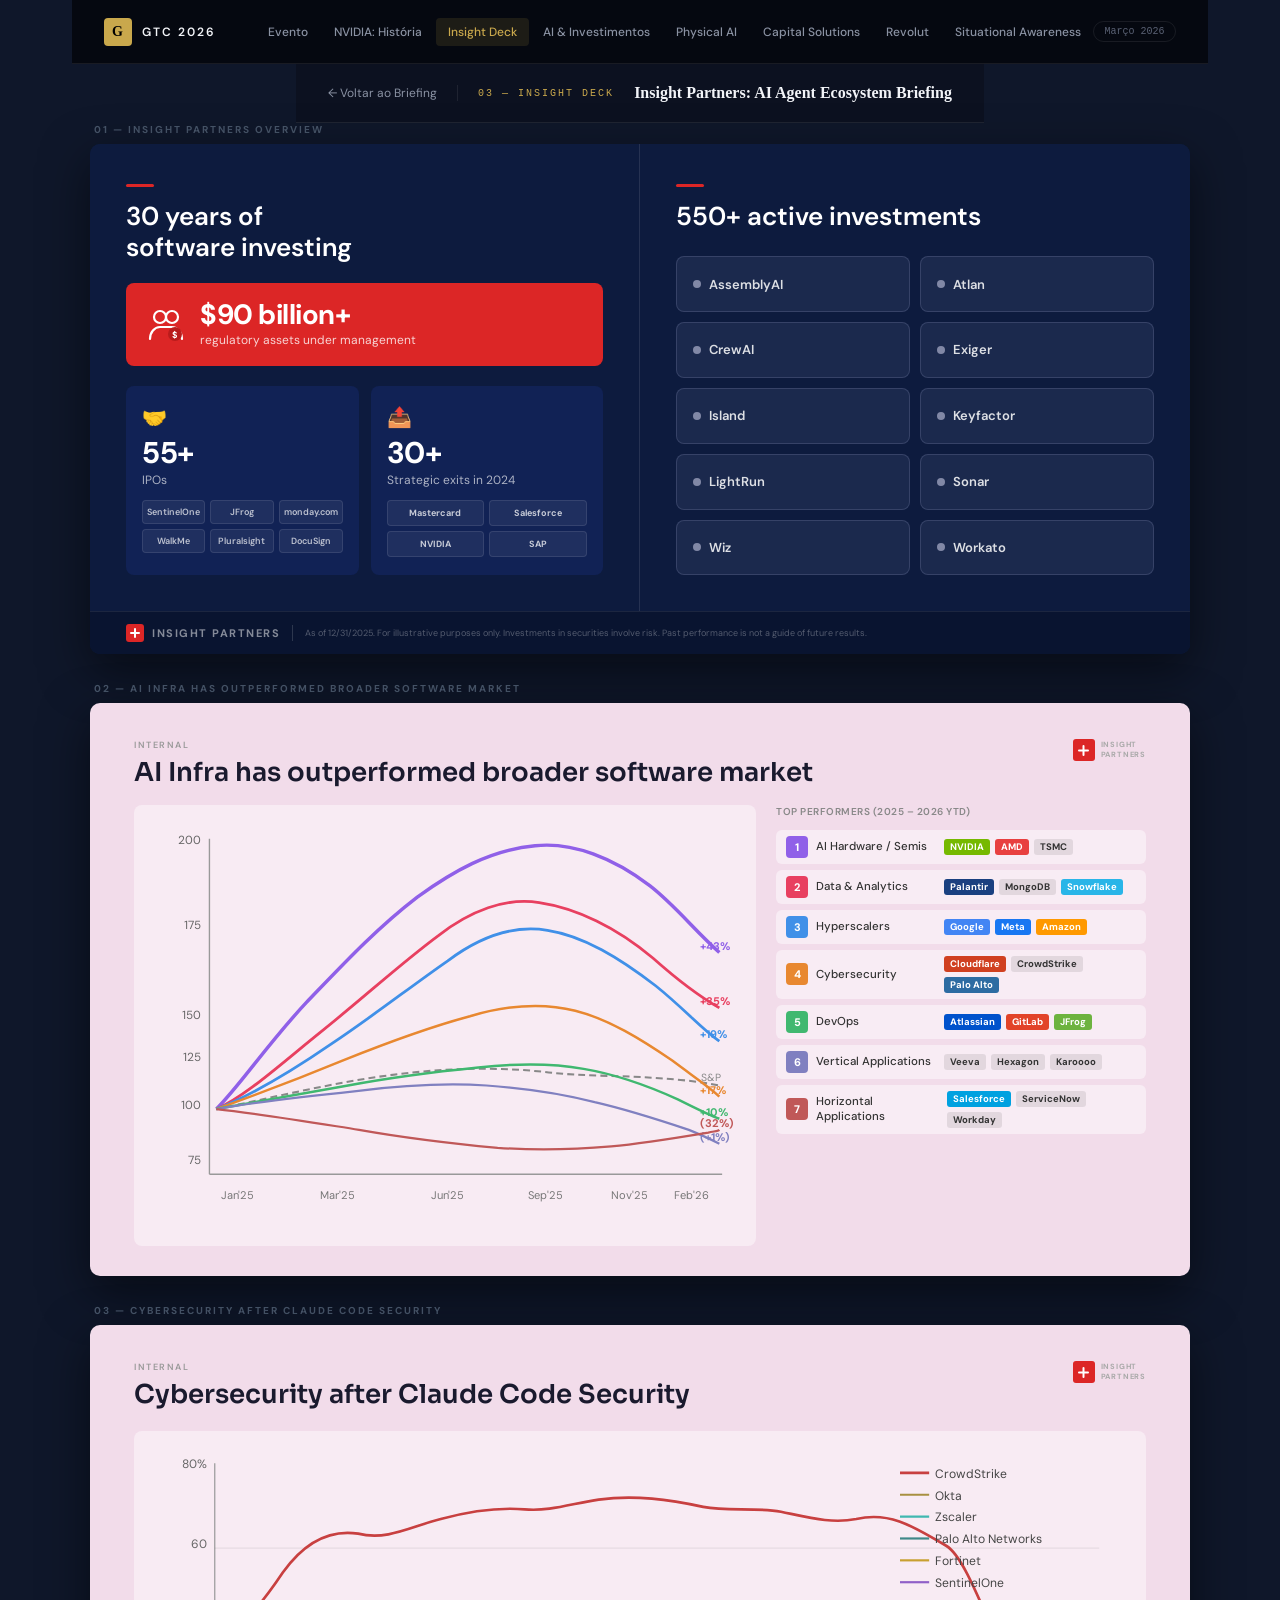
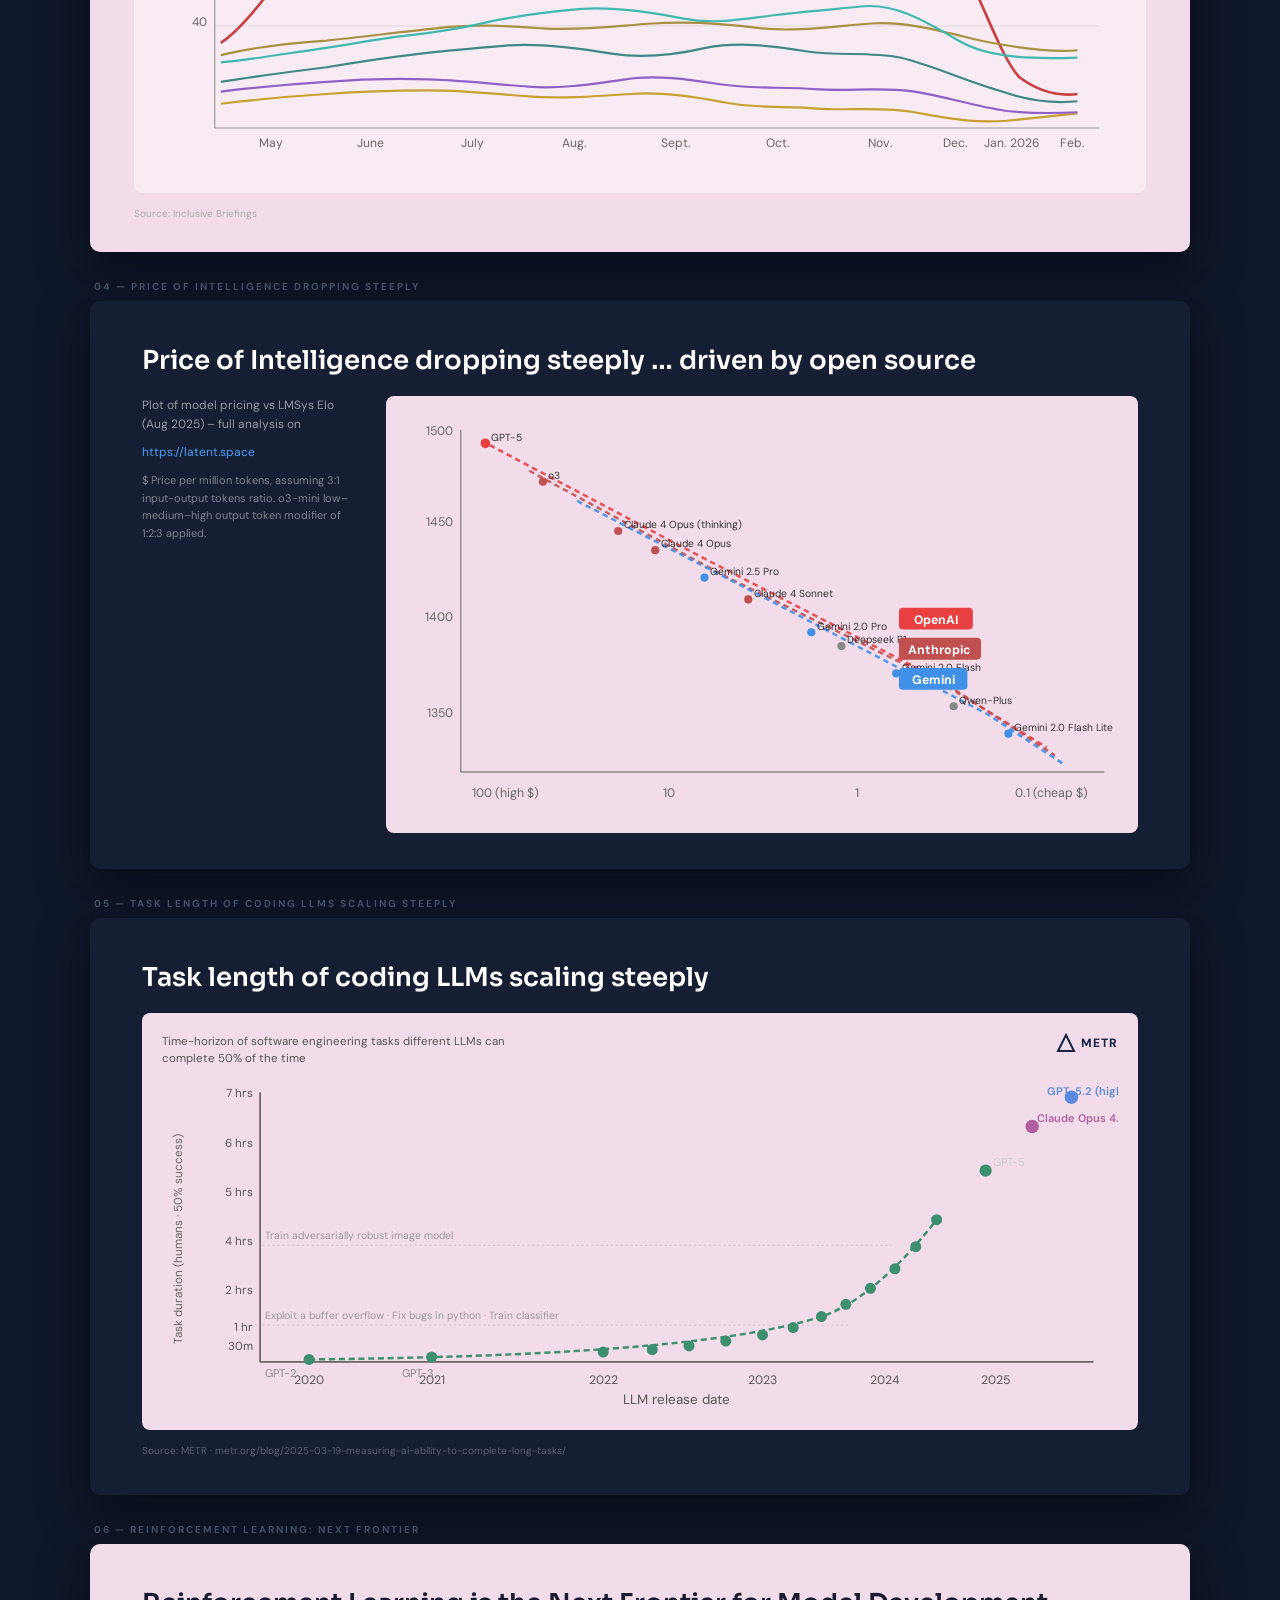
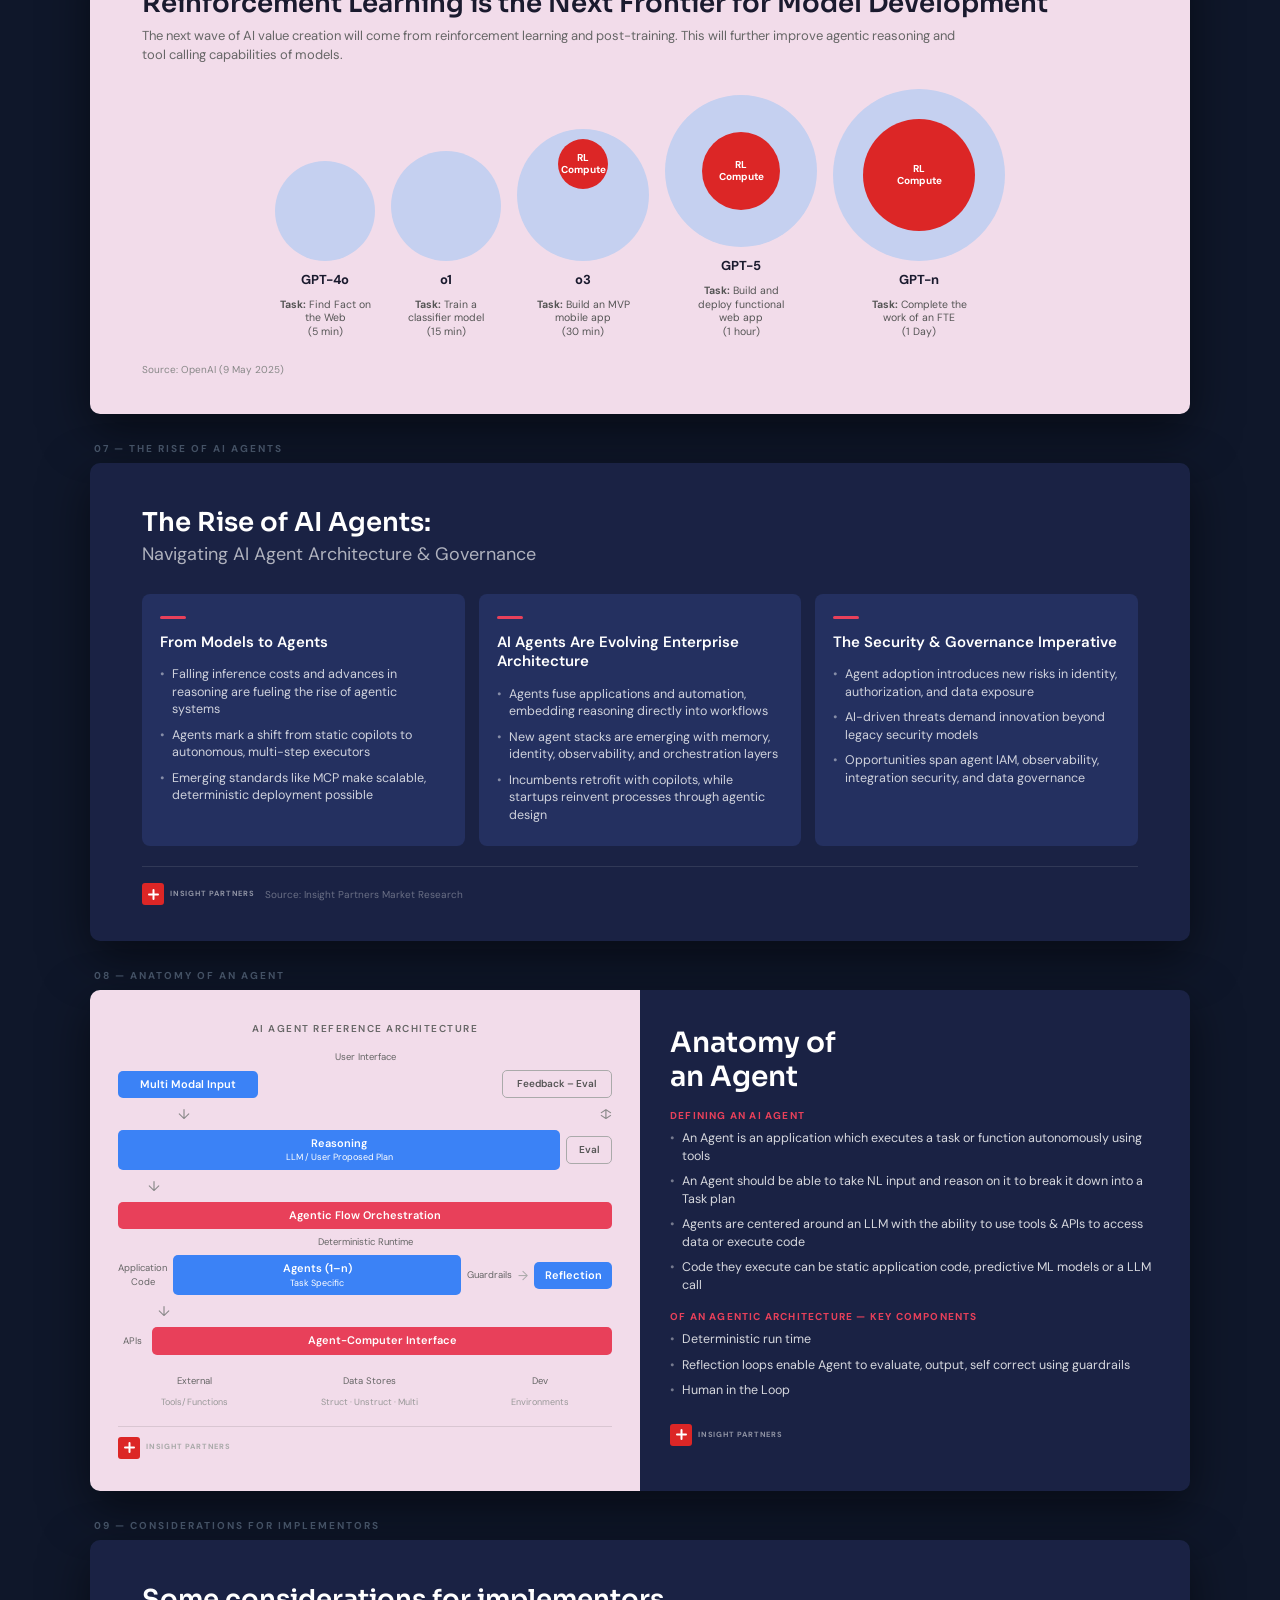
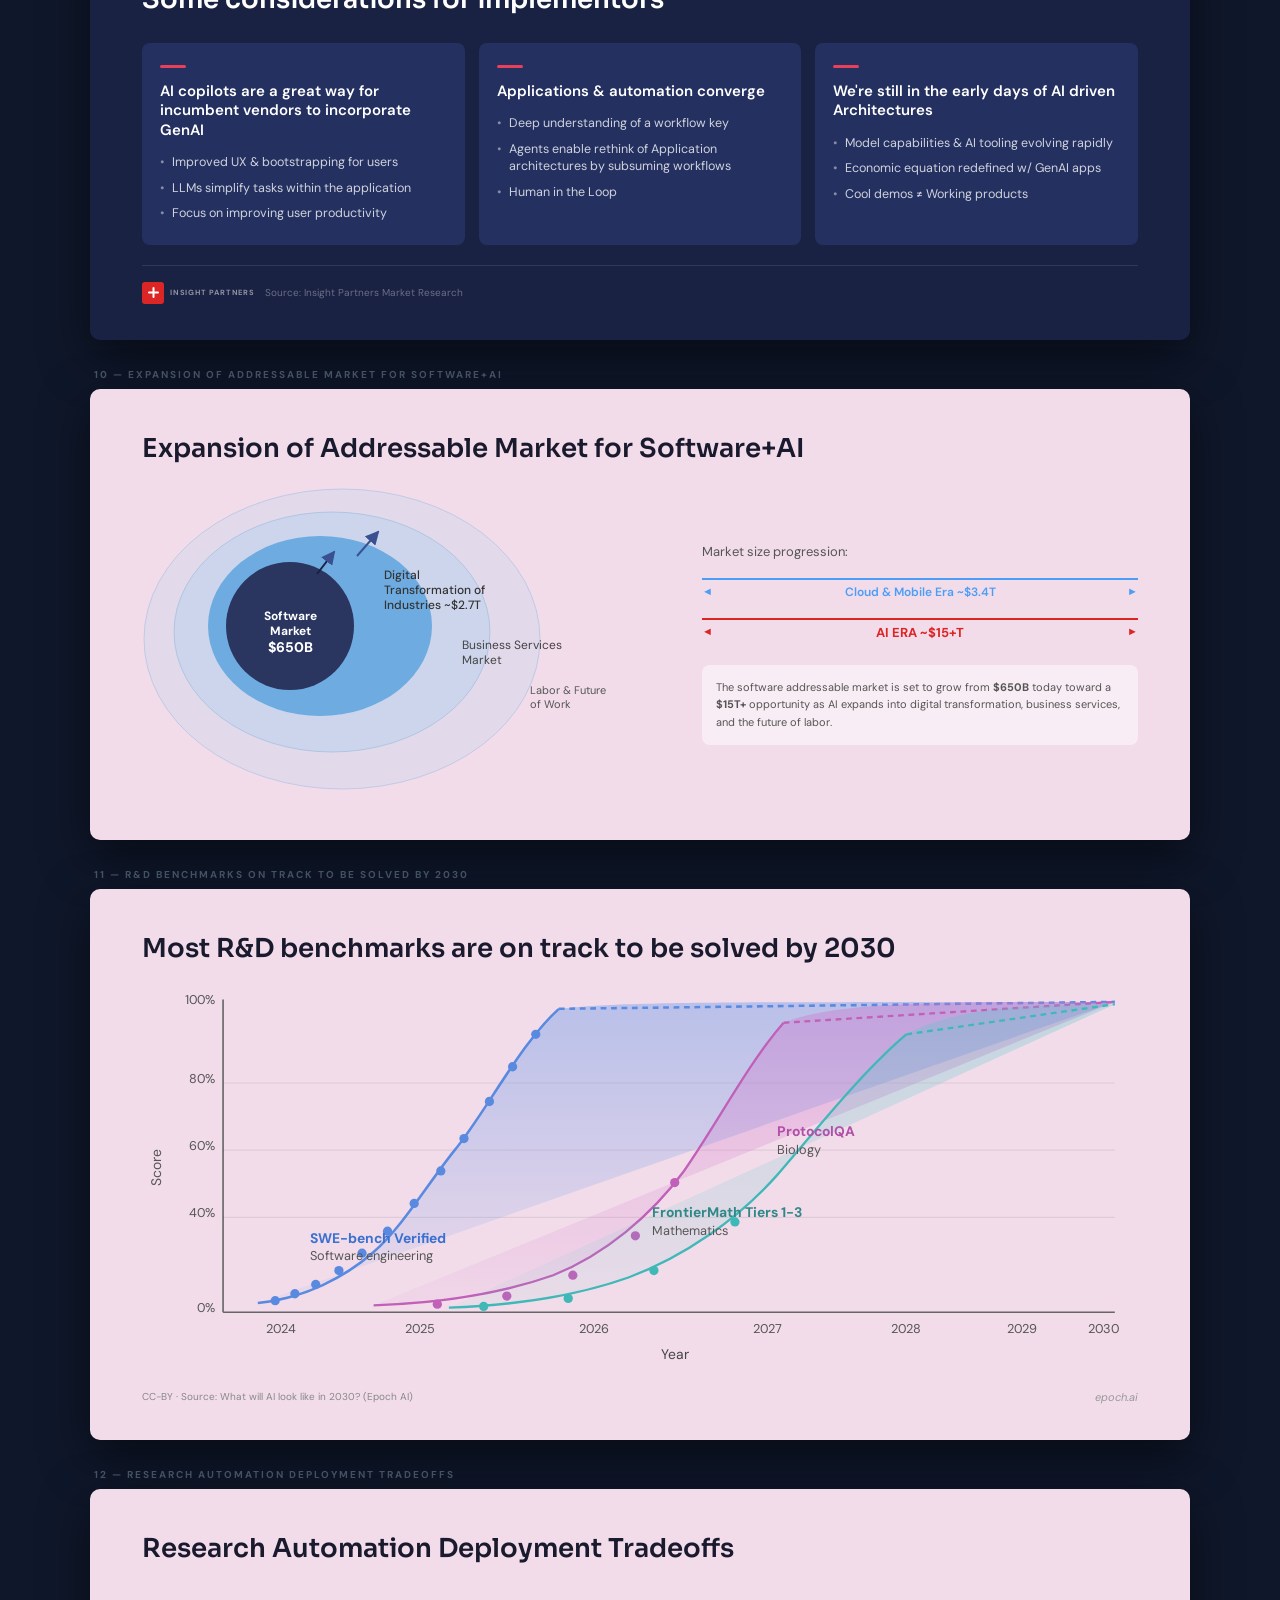
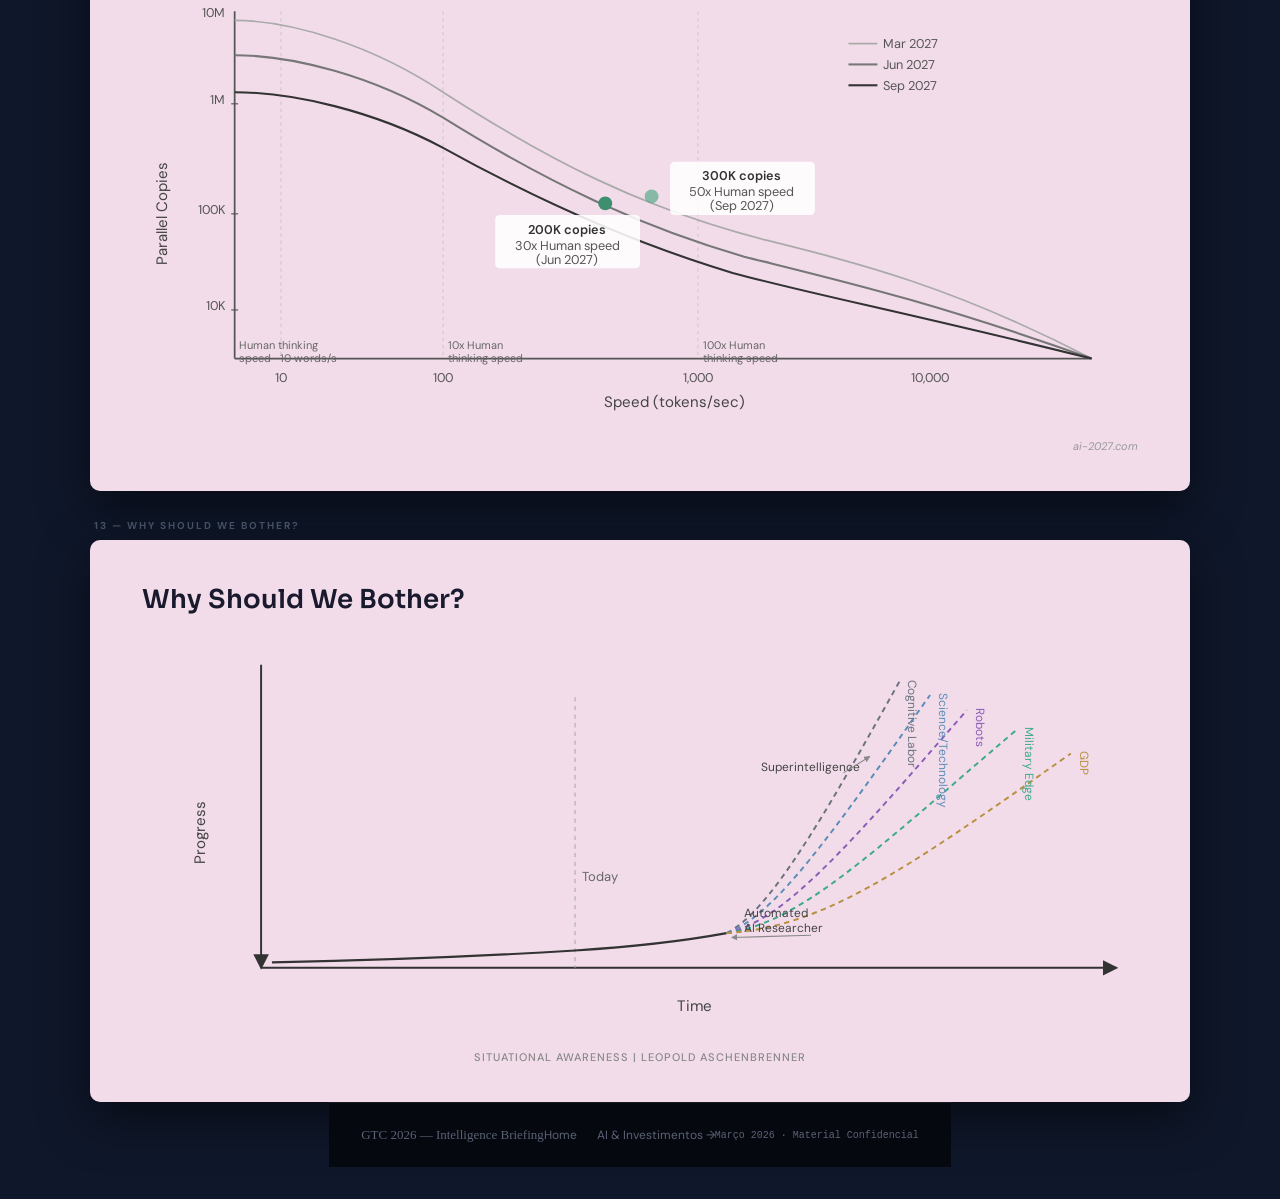
<file: 3_insight_deck.html>
<!DOCTYPE html>
<html lang="pt-BR">
<head>
  <meta charset="UTF-8">
  <meta name="viewport" content="width=device-width, initial-scale=1.0">
  <title>Insight Deck — GTC 2026</title>
  <link href="https://fonts.googleapis.com/css2?family=Sora:wght@400;600;700&family=DM+Sans:wght@300;400;500;600;700&display=swap" rel="stylesheet">
  <style>

*, *::before, *::after { box-sizing: border-box; margin: 0; padding: 0; }

body {
  background: #0f172a;
  font-family: 'DM Sans', sans-serif;
  padding: 32px 20px;
  display: flex;
  flex-direction: column;
  align-items: center;
  gap: 0;
}

.slide-wrap {
  width: 100%;
  max-width: 1100px;
  display: flex;
  flex-direction: column;
  gap: 0;
}

.slide-num {
  font-size: 10px;
  font-weight: 700;
  letter-spacing: 2px;
  text-transform: uppercase;
  color: #475569;
  margin: 28px 0 8px;
  padding-left: 4px;
}
.slide-num:first-child { margin-top: 0; }

.card-outer {
  border-radius: 10px;
  overflow: hidden;
  box-shadow: 0 16px 48px rgba(0,0,0,.5);
  width: 100%;
}

/* ════ BACKGROUNDS ════ */
.bg-pink  { background: #f2dcea; }
.bg-navy  { background: #1a2244; }
.bg-dark  { background: #161e34; }
.bg-ov    { background: #0d1b3e; }

/* shared padding */
.pad   { padding: 44px 52px 36px; }
.padSm { padding: 36px 44px 30px; }

/* headings */
.h1  { font-family:'Sora',sans-serif; font-size:26px; font-weight:600; color:#1a1a2e; line-height:1.2; }
.h1w { font-family:'Sora',sans-serif; font-size:26px; font-weight:600; color:#fff;    line-height:1.2; }
.sub { font-size:13px; color:#666; margin-top:6px; line-height:1.5; max-width:820px; }

/* 3-col cards */
.cols3 { display:grid; grid-template-columns:1fr 1fr 1fr; gap:14px; margin-top:28px; }
.card  { background:#243060; border-radius:8px; padding:22px 18px; display:flex; flex-direction:column; gap:14px; }
.bar   { width:26px; height:3px; background:#e8405a; border-radius:2px; }
.card h3 { font-size:15px; font-weight:600; color:#fff; line-height:1.3; }
.card ul { list-style:none; display:flex; flex-direction:column; gap:8px; }
.card ul li { font-size:12.5px; color:rgba(255,255,255,.78); line-height:1.4; padding-left:12px; position:relative; }
.card ul li::before { content:'•'; position:absolute; left:0; color:rgba(255,255,255,.45); }

/* footer */
.footer   { display:flex; align-items:center; gap:10px; padding-top:16px; margin-top:20px; border-top:1px solid rgba(0,0,0,.1); }
.footer-d { border-top-color:rgba(255,255,255,.1); }
.ip     { display:flex; align-items:center; gap:6px; }
.ip-sq  { width:22px; height:22px; background:#dc2626; border-radius:3px; display:flex; align-items:center; justify-content:center; flex-shrink:0; }
.ip-sq svg { width:11px; height:11px; }
.ip-txt   { font-size:7.5px; font-weight:800; letter-spacing:.8px; text-transform:uppercase; color:#aaa; line-height:1.4; }
.ip-txt-d { color:rgba(255,255,255,.5); }
.src   { font-size:10px; color:#aaa; }
.src-d { color:rgba(255,255,255,.35); }
.internal { font-size:9px; letter-spacing:1.5px; text-transform:uppercase; color:#999; font-weight:600; margin-bottom:6px; }

/* charts */
.chart-wrap      { background:rgba(255,255,255,.42); border-radius:8px; padding:20px; margin-top:20px; }
.chart-wrap-dark { background:#f2dcea; border-radius:8px; padding:20px; margin-top:20px; }

/* split slide */
.split   { display:grid !important; grid-template-columns:1fr 1fr; }
.split-l { background:#f2dcea; padding:32px 28px; }
.split-r { background:#1a2244; padding:36px 30px; }
.diag  { display:flex; flex-direction:column; gap:7px; }
.drow  { display:flex; align-items:center; gap:6px; }
.dbox  { border-radius:5px; padding:7px 10px; font-size:11px; font-weight:600; text-align:center; line-height:1.2; }
.dblue { background:#3b82f6; color:#fff; }
.dred  { background:#e8405a; color:#fff; }
.dout  { background:transparent; border:1.5px solid #aaa; color:#555; font-size:10px; }
.dlbl  { font-size:9.5px; color:#666; text-align:center; }
.s6sec { font-size:10px; letter-spacing:1.2px; text-transform:uppercase; color:#e8405a; font-weight:700; margin:16px 0 8px; }
.s6ul  { list-style:none; display:flex; flex-direction:column; gap:8px; }
.s6ul li { font-size:12.5px; color:rgba(255,255,255,.82); line-height:1.4; padding-left:12px; position:relative; }
.s6ul li::before { content:'•'; position:absolute; left:0; color:rgba(255,255,255,.4); }

/* RL circles */
.rl-row  { display:flex; gap:16px; align-items:flex-end; justify-content:center; padding:24px 0 8px; flex-wrap:wrap; }
.rl-item { display:flex; flex-direction:column; align-items:center; gap:10px; }
.rl-outer { border-radius:50%; background:#c5d0f0; display:flex; align-items:center; justify-content:center; flex-shrink:0; }
.rl-inner { border-radius:50%; background:#dc2626; display:flex; align-items:center; justify-content:center; }
.rl-lbl   { font-size:10px; font-weight:700; color:#fff; text-align:center; line-height:1.2; }
.rl-model { font-size:13px; font-weight:700; color:#1a1a2e; }
.rl-task  { font-size:10.5px; color:#555; text-align:center; line-height:1.3; max-width:100px; }

/* cat table */
.cat     { display:flex; flex-direction:column; gap:6px; }
.cat-row { display:flex; align-items:center; gap:8px; background:rgba(255,255,255,.45); border-radius:6px; padding:6px 10px; }
.cat-n   { width:22px; height:22px; border-radius:4px; display:flex; align-items:center; justify-content:center; font-size:11px; font-weight:800; color:#fff; flex-shrink:0; }
.cat-name { font-size:11.5px; color:#333; font-weight:500; min-width:120px; }
.cat-logos { display:flex; gap:5px; flex-wrap:wrap; }
.ltag  { font-size:9.5px; font-weight:700; padding:2px 6px; border-radius:3px; background:rgba(0,0,0,.09); color:#333; white-space:nowrap; }

  body { padding-top: 0; }
  </style>
</head>
<body>
<nav class="site-nav" style="position:sticky;top:0;z-index:1000;background:rgba(6,8,15,0.95);backdrop-filter:blur(16px);border-bottom:1px solid rgba(255,255,255,0.08);height:64px;display:flex;align-items:center;">
  <div style="max-width:1200px;margin:0 auto;padding:0 32px;display:flex;align-items:center;gap:0;width:100%">
    <a href="index.html" style="display:flex;align-items:center;gap:10px;text-decoration:none;flex-shrink:0;margin-right:40px">
      <div style="width:28px;height:28px;background:#c9a84c;border-radius:4px;display:flex;align-items:center;justify-content:center;font-family:Georgia,serif;font-size:14px;font-weight:700;color:#000">G</div>
      <span style="font-size:12px;font-weight:600;letter-spacing:2px;text-transform:uppercase;color:#f2f4f8">GTC 2026</span>
    </a>
    <div style="display:flex;align-items:center;gap:2px;flex:1;overflow-x:auto;scrollbar-width:none">
      <a href="1_evento.html" style="display:block;padding:6px 12px;font-size:12px;font-weight:500;color:#8a92a3;text-decoration:none;border-radius:4px;white-space:nowrap" onmouseover="this.style.color='#f2f4f8'" onmouseout="this.style.color='#8a92a3'">Evento</a>
      <a href="2_nvidia.html" style="display:block;padding:6px 12px;font-size:12px;font-weight:500;color:#8a92a3;text-decoration:none;border-radius:4px;white-space:nowrap" onmouseover="this.style.color='#f2f4f8'" onmouseout="this.style.color='#8a92a3'">NVIDIA: História</a>
      <a href="3_insight_deck.html" style="display:block;padding:6px 12px;font-size:12px;font-weight:500;color:#c9a84c;text-decoration:none;border-radius:4px;background:rgba(201,168,76,0.12);white-space:nowrap">Insight Deck</a>
      <a href="4_ai_investimentos.html" style="display:block;padding:6px 12px;font-size:12px;font-weight:500;color:#8a92a3;text-decoration:none;border-radius:4px;white-space:nowrap" onmouseover="this.style.color='#f2f4f8'" onmouseout="this.style.color='#8a92a3'">AI &amp; Investimentos</a>
      <a href="5_physical_ai.html" style="display:block;padding:6px 12px;font-size:12px;font-weight:500;color:#8a92a3;text-decoration:none;border-radius:4px;white-space:nowrap" onmouseover="this.style.color='#f2f4f8'" onmouseout="this.style.color='#8a92a3'">Physical AI</a>
      <a href="6_ia_capital_solutions.html" style="display:block;padding:6px 12px;font-size:12px;font-weight:500;color:#8a92a3;text-decoration:none;border-radius:4px;white-space:nowrap" onmouseover="this.style.color='#f2f4f8'" onmouseout="this.style.color='#8a92a3'">Capital Solutions</a>
      <a href="7_revolut_summary.html" style="display:block;padding:6px 12px;font-size:12px;font-weight:500;color:#8a92a3;text-decoration:none;border-radius:4px;white-space:nowrap" onmouseover="this.style.color='#f2f4f8'" onmouseout="this.style.color='#8a92a3'">Revolut</a>
      <a href="8_situational_awareness.html" style="display:block;padding:6px 12px;font-size:12px;font-weight:500;color:#8a92a3;text-decoration:none;border-radius:4px;white-space:nowrap" onmouseover="this.style.color='#f2f4f8'" onmouseout="this.style.color='#8a92a3'">Situational Awareness</a>
    </div>
    <div style="font-family:monospace;font-size:10px;color:#5a6275;padding:4px 10px;border:1px solid rgba(255,255,255,0.08);border-radius:100px;white-space:nowrap;flex-shrink:0;margin-left:auto">Março 2026</div>
  </div>
</nav>
<div style="background:#0c1120;border-bottom:1px solid rgba(255,255,255,0.08);padding:20px 32px;display:flex;align-items:center;gap:20px">
  <a href="index.html" style="font-size:12px;color:#8a92a3;text-decoration:none;display:flex;align-items:center;gap:4px" onmouseover="this.style.color='#c9a84c'" onmouseout="this.style.color='#8a92a3'">← Voltar ao Briefing</a>
  <div style="width:1px;height:16px;background:rgba(255,255,255,0.08)"></div>
  <span style="font-family:monospace;font-size:10px;letter-spacing:2px;text-transform:uppercase;color:#c9a84c">03 — Insight Deck</span>
  <div style="font-family:Georgia,serif;font-size:16px;color:#f2f4f8;font-weight:600">Insight Partners: AI Agent Ecosystem Briefing</div>
</div>

<div class="slide-wrap">

<!-- ══ 01 ═══════════════════════════════════ -->
<div class="slide-num">01 — Insight Partners Overview</div>
<div class="card-outer bg-ov" style="display:grid;grid-template-columns:1fr 1fr;">
  <div style="background:#0d1b3e;padding:40px 36px 36px;border-right:1px solid rgba(255,255,255,.1);display:flex;flex-direction:column;gap:20px;">
    <div>
      <div style="width:28px;height:3px;background:#dc2626;border-radius:2px;margin-bottom:14px"></div>
      <div style="font-size:26px;font-weight:600;color:#fff;line-height:1.2">30 years of<br>software investing</div>
    </div>
    <div style="background:#dc2626;border-radius:8px;padding:18px 20px;display:flex;align-items:center;gap:14px">
      <svg width="40" height="40" viewBox="0 0 40 40" fill="none"><circle cx="14" cy="12" r="6" stroke="white" stroke-width="2.2"/><circle cx="26" cy="12" r="6" stroke="white" stroke-width="2.2"/><path d="M4 34c0-6.627 4.477-12 10-12h12c5.523 0 10 5.373 10 12" stroke="white" stroke-width="2.2" stroke-linecap="round"/><circle cx="29" cy="29" r="7" fill="#b91c1c"/><text x="29" y="33" text-anchor="middle" fill="white" font-size="9" font-weight="700" font-family="DM Sans">$</text></svg>
      <div><div style="font-size:28px;font-weight:700;color:#fff;letter-spacing:-.5px;line-height:1">$90 billion+</div><div style="font-size:12px;color:rgba(255,255,255,.8);margin-top:3px">regulatory assets under management</div></div>
    </div>
    <div style="display:grid;grid-template-columns:1fr 1fr;gap:12px">
      <div style="background:#112255;border-radius:8px;padding:18px 16px">
        <div style="font-size:20px;margin-bottom:8px">🤝</div>
        <div style="font-size:30px;font-weight:700;color:#fff;line-height:1;letter-spacing:-.5px">55+</div>
        <div style="font-size:12px;color:rgba(255,255,255,.65);margin-top:4px">IPOs</div>
        <div style="display:grid;grid-template-columns:1fr 1fr 1fr;gap:5px;margin-top:12px">
          <div style="background:rgba(255,255,255,.06);border:1px solid rgba(255,255,255,.1);border-radius:4px;padding:5px 4px;font-size:9px;font-weight:600;color:rgba(255,255,255,.7);text-align:center">SentinelOne</div>
          <div style="background:rgba(255,255,255,.06);border:1px solid rgba(255,255,255,.1);border-radius:4px;padding:5px 4px;font-size:9px;font-weight:600;color:rgba(255,255,255,.7);text-align:center">JFrog</div>
          <div style="background:rgba(255,255,255,.06);border:1px solid rgba(255,255,255,.1);border-radius:4px;padding:5px 4px;font-size:9px;font-weight:600;color:rgba(255,255,255,.7);text-align:center">monday.com</div>
          <div style="background:rgba(255,255,255,.06);border:1px solid rgba(255,255,255,.1);border-radius:4px;padding:5px 4px;font-size:9px;font-weight:600;color:rgba(255,255,255,.7);text-align:center">WalkMe</div>
          <div style="background:rgba(255,255,255,.06);border:1px solid rgba(255,255,255,.1);border-radius:4px;padding:5px 4px;font-size:9px;font-weight:600;color:rgba(255,255,255,.7);text-align:center">Pluralsight</div>
          <div style="background:rgba(255,255,255,.06);border:1px solid rgba(255,255,255,.1);border-radius:4px;padding:5px 4px;font-size:9px;font-weight:600;color:rgba(255,255,255,.7);text-align:center">DocuSign</div>
        </div>
      </div>
      <div style="background:#112255;border-radius:8px;padding:18px 16px">
        <div style="font-size:20px;margin-bottom:8px">📤</div>
        <div style="font-size:30px;font-weight:700;color:#fff;line-height:1;letter-spacing:-.5px">30+</div>
        <div style="font-size:12px;color:rgba(255,255,255,.65);margin-top:4px">Strategic exits in 2024</div>
        <div style="display:grid;grid-template-columns:1fr 1fr;gap:5px;margin-top:12px">
          <div style="background:rgba(255,255,255,.06);border:1px solid rgba(255,255,255,.1);border-radius:4px;padding:6px 8px;font-size:9px;font-weight:700;color:rgba(255,255,255,.75);text-align:center">Mastercard</div>
          <div style="background:rgba(255,255,255,.06);border:1px solid rgba(255,255,255,.1);border-radius:4px;padding:6px 8px;font-size:9px;font-weight:700;color:rgba(255,255,255,.75);text-align:center">Salesforce</div>
          <div style="background:rgba(255,255,255,.06);border:1px solid rgba(255,255,255,.1);border-radius:4px;padding:6px 8px;font-size:9px;font-weight:700;color:rgba(255,255,255,.75);text-align:center">NVIDIA</div>
          <div style="background:rgba(255,255,255,.06);border:1px solid rgba(255,255,255,.1);border-radius:4px;padding:6px 8px;font-size:9px;font-weight:700;color:rgba(255,255,255,.75);text-align:center">SAP</div>
        </div>
      </div>
    </div>
  </div>
  <div style="background:#0d1b3e;padding:40px 36px 36px;display:flex;flex-direction:column;">
    <div style="width:28px;height:3px;background:#dc2626;border-radius:2px;margin-bottom:14px"></div>
    <div style="font-size:26px;font-weight:600;color:#fff;line-height:1.2;margin-bottom:24px">550+ active investments</div>
    <div style="display:grid;grid-template-columns:1fr 1fr;gap:10px;flex:1">
      <div style="background:rgba(200,210,255,.08);border:1px solid rgba(200,210,255,.15);border-radius:8px;padding:14px 16px;display:flex;align-items:center;gap:8px"><div style="width:8px;height:8px;border-radius:50%;background:#e8e8ff;opacity:.5;flex-shrink:0"></div><span style="font-size:13px;font-weight:600;color:rgba(255,255,255,.85)">AssemblyAI</span></div>
      <div style="background:rgba(200,210,255,.08);border:1px solid rgba(200,210,255,.15);border-radius:8px;padding:14px 16px;display:flex;align-items:center;gap:8px"><div style="width:8px;height:8px;border-radius:50%;background:#e8e8ff;opacity:.5;flex-shrink:0"></div><span style="font-size:13px;font-weight:600;color:rgba(255,255,255,.85)">Atlan</span></div>
      <div style="background:rgba(200,210,255,.08);border:1px solid rgba(200,210,255,.15);border-radius:8px;padding:14px 16px;display:flex;align-items:center;gap:8px"><div style="width:8px;height:8px;border-radius:50%;background:#e8e8ff;opacity:.5;flex-shrink:0"></div><span style="font-size:13px;font-weight:600;color:rgba(255,255,255,.85)">CrewAI</span></div>
      <div style="background:rgba(200,210,255,.08);border:1px solid rgba(200,210,255,.15);border-radius:8px;padding:14px 16px;display:flex;align-items:center;gap:8px"><div style="width:8px;height:8px;border-radius:50%;background:#e8e8ff;opacity:.5;flex-shrink:0"></div><span style="font-size:13px;font-weight:600;color:rgba(255,255,255,.85)">Exiger</span></div>
      <div style="background:rgba(200,210,255,.08);border:1px solid rgba(200,210,255,.15);border-radius:8px;padding:14px 16px;display:flex;align-items:center;gap:8px"><div style="width:8px;height:8px;border-radius:50%;background:#e8e8ff;opacity:.5;flex-shrink:0"></div><span style="font-size:13px;font-weight:600;color:rgba(255,255,255,.85)">Island</span></div>
      <div style="background:rgba(200,210,255,.08);border:1px solid rgba(200,210,255,.15);border-radius:8px;padding:14px 16px;display:flex;align-items:center;gap:8px"><div style="width:8px;height:8px;border-radius:50%;background:#e8e8ff;opacity:.5;flex-shrink:0"></div><span style="font-size:13px;font-weight:600;color:rgba(255,255,255,.85)">Keyfactor</span></div>
      <div style="background:rgba(200,210,255,.08);border:1px solid rgba(200,210,255,.15);border-radius:8px;padding:14px 16px;display:flex;align-items:center;gap:8px"><div style="width:8px;height:8px;border-radius:50%;background:#e8e8ff;opacity:.5;flex-shrink:0"></div><span style="font-size:13px;font-weight:600;color:rgba(255,255,255,.85)">LightRun</span></div>
      <div style="background:rgba(200,210,255,.08);border:1px solid rgba(200,210,255,.15);border-radius:8px;padding:14px 16px;display:flex;align-items:center;gap:8px"><div style="width:8px;height:8px;border-radius:50%;background:#e8e8ff;opacity:.5;flex-shrink:0"></div><span style="font-size:13px;font-weight:600;color:rgba(255,255,255,.85)">Sonar</span></div>
      <div style="background:rgba(200,210,255,.08);border:1px solid rgba(200,210,255,.15);border-radius:8px;padding:14px 16px;display:flex;align-items:center;gap:8px"><div style="width:8px;height:8px;border-radius:50%;background:#e8e8ff;opacity:.5;flex-shrink:0"></div><span style="font-size:13px;font-weight:600;color:rgba(255,255,255,.85)">Wiz</span></div>
      <div style="background:rgba(200,210,255,.08);border:1px solid rgba(200,210,255,.15);border-radius:8px;padding:14px 16px;display:flex;align-items:center;gap:8px"><div style="width:8px;height:8px;border-radius:50%;background:#e8e8ff;opacity:.5;flex-shrink:0"></div><span style="font-size:13px;font-weight:600;color:rgba(255,255,255,.85)">Workato</span></div>
    </div>
  </div>
  <div style="grid-column:1/-1;background:#091430;padding:12px 36px;display:flex;align-items:center;gap:12px;border-top:1px solid rgba(255,255,255,.08)">
    <div style="display:flex;align-items:center;gap:8px"><svg width="18" height="18" viewBox="0 0 18 18" fill="none"><rect width="18" height="18" rx="3" fill="#dc2626"/><path d="M5 9h8M9 5v8" stroke="white" stroke-width="2" stroke-linecap="round"/></svg><span style="font-size:11px;font-weight:700;color:rgba(255,255,255,.5);letter-spacing:1.5px;text-transform:uppercase">Insight Partners</span></div>
    <div style="width:1px;height:16px;background:rgba(255,255,255,.15)"></div>
    <div style="font-size:9px;color:rgba(255,255,255,.3);line-height:1.5;flex:1">As of 12/31/2025. For illustrative purposes only. Investments in securities involve risk. Past performance is not a guide of future results.</div>
  </div>
</div>

<!-- ══ 02 ═══════════════════════════════════ -->
<div class="slide-num">02 — AI Infra has outperformed broader software market</div>
<div class="card-outer bg-pink padSm">
  <div style="display:flex;justify-content:space-between;align-items:flex-start;margin-bottom:16px">
    <div><div class="internal">INTERNAL</div><div class="h1">AI Infra has outperformed broader software market</div></div>
    <div class="ip"><div class="ip-sq"><svg viewBox="0 0 11 11" fill="none"><path d="M1 5.5h9M5.5 1v9" stroke="#fff" stroke-width="2" stroke-linecap="round"/></svg></div><div class="ip-txt">INSIGHT<br>PARTNERS</div></div>
  </div>
  <div style="display:grid;grid-template-columns:1fr 370px;gap:20px">
    <div class="chart-wrap" style="margin-top:0">
      <svg viewBox="0 0 420 290" width="100%" style="display:block" xmlns="http://www.w3.org/2000/svg">
        <line x1="40" y1="10" x2="40" y2="252" stroke="#999" stroke-width="1"/><line x1="40" y1="252" x2="410" y2="252" stroke="#999" stroke-width="1"/>
        <text x="34" y="14" text-anchor="end" font-size="8.5" fill="#666" font-family="DM Sans">200</text><text x="34" y="75" text-anchor="end" font-size="8.5" fill="#666" font-family="DM Sans">175</text><text x="34" y="140" text-anchor="end" font-size="8.5" fill="#666" font-family="DM Sans">150</text><text x="34" y="170" text-anchor="end" font-size="8.5" fill="#666" font-family="DM Sans">125</text><text x="34" y="205" text-anchor="end" font-size="8.5" fill="#666" font-family="DM Sans">100</text><text x="34" y="245" text-anchor="end" font-size="8.5" fill="#666" font-family="DM Sans">75</text>
        <text x="48" y="270" font-size="8" fill="#777" font-family="DM Sans">Jan'25</text><text x="120" y="270" font-size="8" fill="#777" font-family="DM Sans">Mar'25</text><text x="200" y="270" font-size="8" fill="#777" font-family="DM Sans">Jun'25</text><text x="270" y="270" font-size="8" fill="#777" font-family="DM Sans">Sep'25</text><text x="330" y="270" font-size="8" fill="#777" font-family="DM Sans">Nov'25</text><text x="375" y="270" font-size="8" fill="#777" font-family="DM Sans">Feb'26</text>
        <path d="M45 205 C80 198 120 188 160 182 C200 176 240 174 280 178 C310 182 340 180 380 184 C392 185 402 187 408 188" stroke="#888" stroke-width="1.5" fill="none" stroke-dasharray="5,3"/><text x="395" y="185" font-size="7.5" fill="#888" font-family="DM Sans">S&amp;P</text>
        <path d="M45 205 C62 188 82 158 110 128 C135 102 160 75 190 52 C215 34 242 18 275 15 C302 12 332 24 358 44 C376 58 390 76 408 92" stroke="#9060e8" stroke-width="2.5" fill="none"/><text x="394" y="90" font-size="8" fill="#9060e8" font-weight="700" font-family="DM Sans">+43%</text>
        <path d="M45 205 C66 196 92 172 122 148 C152 124 178 100 205 80 C228 62 254 52 278 56 C305 60 334 74 360 96 C378 112 394 124 408 132" stroke="#e84060" stroke-width="2" fill="none"/><text x="394" y="130" font-size="8" fill="#e84060" font-weight="700" font-family="DM Sans">+35%</text>
        <path d="M45 205 C68 196 96 180 128 158 C158 138 186 116 212 98 C236 80 260 72 284 76 C310 80 336 96 362 116 C382 132 396 148 408 156" stroke="#4090e8" stroke-width="2" fill="none"/><text x="394" y="154" font-size="8" fill="#4090e8" font-weight="700" font-family="DM Sans">+19%</text>
        <path d="M45 205 C70 196 102 184 136 170 C166 158 198 146 228 138 C255 130 280 128 304 134 C328 140 352 155 374 170 C390 182 402 190 408 196" stroke="#e88830" stroke-width="1.8" fill="none"/><text x="394" y="194" font-size="8" fill="#e88830" font-weight="700" font-family="DM Sans">+17%</text>
        <path d="M45 205 C72 200 105 194 140 188 C172 182 204 178 234 175 C262 172 288 172 310 176 C334 180 356 188 378 198 C392 205 402 210 408 212" stroke="#40b870" stroke-width="1.8" fill="none"/><text x="394" y="210" font-size="8" fill="#40b870" font-weight="700" font-family="DM Sans">+10%</text>
        <path d="M45 205 C72 200 108 196 146 192 C178 188 210 186 240 188 C268 190 295 194 318 200 C340 205 362 212 386 220 C396 224 404 228 408 230" stroke="#8080c0" stroke-width="1.6" fill="none"/><text x="394" y="228" font-size="8" fill="#8080c0" font-weight="700" font-family="DM Sans">(+1%)</text>
        <path d="M45 205 C74 208 110 214 148 220 C182 226 216 230 248 233 C278 235 306 234 330 232 C352 230 376 226 400 222 C404 221 407 221 408 220" stroke="#c05858" stroke-width="1.6" fill="none"/><text x="394" y="218" font-size="8" fill="#c05858" font-weight="700" font-family="DM Sans">(32%)</text>
      </svg>
    </div>
    <div class="cat">
      <div style="font-size:10px;font-weight:600;color:#888;margin-bottom:6px;letter-spacing:.5px">TOP PERFORMERS (2025 – 2026 YTD)</div>
      <div class="cat-row"><div class="cat-n" style="background:#9060e8">1</div><div class="cat-name">AI Hardware / Semis</div><div class="cat-logos"><div class="ltag" style="background:#76b900;color:#fff">NVIDIA</div><div class="ltag" style="background:#e84040;color:#fff">AMD</div><div class="ltag">TSMC</div></div></div>
      <div class="cat-row"><div class="cat-n" style="background:#e84060">2</div><div class="cat-name">Data &amp; Analytics</div><div class="cat-logos"><div class="ltag" style="background:#1a4080;color:#fff">Palantir</div><div class="ltag">MongoDB</div><div class="ltag" style="background:#29b5e8;color:#fff">Snowflake</div></div></div>
      <div class="cat-row"><div class="cat-n" style="background:#4090e8">3</div><div class="cat-name">Hyperscalers</div><div class="cat-logos"><div class="ltag" style="background:#4285f4;color:#fff">Google</div><div class="ltag" style="background:#1877f2;color:#fff">Meta</div><div class="ltag" style="background:#ff9900;color:#fff">Amazon</div></div></div>
      <div class="cat-row"><div class="cat-n" style="background:#e88830">4</div><div class="cat-name">Cybersecurity</div><div class="cat-logos"><div class="ltag" style="background:#d04020;color:#fff">Cloudflare</div><div class="ltag">CrowdStrike</div><div class="ltag" style="background:#2d6ca2;color:#fff">Palo Alto</div></div></div>
      <div class="cat-row"><div class="cat-n" style="background:#40b870">5</div><div class="cat-name">DevOps</div><div class="cat-logos"><div class="ltag" style="background:#0052cc;color:#fff">Atlassian</div><div class="ltag" style="background:#e24329;color:#fff">GitLab</div><div class="ltag" style="background:#6db33f;color:#fff">JFrog</div></div></div>
      <div class="cat-row"><div class="cat-n" style="background:#8080c0">6</div><div class="cat-name">Vertical Applications</div><div class="cat-logos"><div class="ltag">Veeva</div><div class="ltag">Hexagon</div><div class="ltag">Karoooo</div></div></div>
      <div class="cat-row"><div class="cat-n" style="background:#c05858">7</div><div class="cat-name">Horizontal Applications</div><div class="cat-logos"><div class="ltag" style="background:#00a1e0;color:#fff">Salesforce</div><div class="ltag">ServiceNow</div><div class="ltag">Workday</div></div></div>
    </div>
  </div>
</div>

<!-- ══ 03 ═══════════════════════════════════ -->
<div class="slide-num">03 — Cybersecurity after Claude Code Security</div>
<div class="card-outer bg-pink padSm">
  <div style="display:flex;justify-content:space-between;align-items:flex-start;margin-bottom:20px">
    <div><div class="internal">INTERNAL</div><div class="h1">Cybersecurity after Claude Code Security</div></div>
    <div class="ip"><div class="ip-sq"><svg viewBox="0 0 11 11" fill="none"><path d="M1 5.5h9M5.5 1v9" stroke="#fff" stroke-width="2" stroke-linecap="round"/></svg></div><div class="ip-txt">INSIGHT<br>PARTNERS</div></div>
  </div>
  <div class="chart-wrap">
    <svg viewBox="0 0 800 265" width="100%" style="display:block" xmlns="http://www.w3.org/2000/svg">
      <line x1="50" y1="10" x2="50" y2="228" stroke="#999" stroke-width="1"/><line x1="50" y1="228" x2="778" y2="228" stroke="#999" stroke-width="1"/>
      <text x="44" y="14" text-anchor="end" font-size="10" fill="#666" font-family="DM Sans">80%</text><text x="44" y="80" text-anchor="end" font-size="10" fill="#666" font-family="DM Sans">60</text><text x="44" y="144" text-anchor="end" font-size="10" fill="#666" font-family="DM Sans">40</text>
      <line x1="50" y1="80" x2="778" y2="80" stroke="rgba(0,0,0,.07)" stroke-width="1"/><line x1="50" y1="144" x2="778" y2="144" stroke="rgba(0,0,0,.07)" stroke-width="1"/>
      <text x="96"  y="244" font-size="10" fill="#666" font-family="DM Sans" text-anchor="middle">May</text><text x="178" y="244" font-size="10" fill="#666" font-family="DM Sans" text-anchor="middle">June</text><text x="262" y="244" font-size="10" fill="#666" font-family="DM Sans" text-anchor="middle">July</text><text x="346" y="244" font-size="10" fill="#666" font-family="DM Sans" text-anchor="middle">Aug.</text><text x="430" y="244" font-size="10" fill="#666" font-family="DM Sans" text-anchor="middle">Sept.</text><text x="514" y="244" font-size="10" fill="#666" font-family="DM Sans" text-anchor="middle">Oct.</text><text x="598" y="244" font-size="10" fill="#666" font-family="DM Sans" text-anchor="middle">Nov.</text><text x="660" y="244" font-size="10" fill="#666" font-family="DM Sans" text-anchor="middle">Dec.</text><text x="706" y="244" font-size="10" fill="#666" font-family="DM Sans" text-anchor="middle">Jan. 2026</text><text x="756" y="244" font-size="10" fill="#666" font-family="DM Sans" text-anchor="middle">Feb.</text>
      <path d="M55 158 C70 148 90 124 106 100 C126 72 148 65 168 68 C192 74 212 62 236 56 C258 50 280 46 305 48 C325 50 345 43 366 40 C396 36 424 40 452 46 C472 50 494 46 516 50 C540 55 558 60 578 56 C604 50 622 60 652 78 C672 90 692 164 712 186 C728 198 744 202 760 200" stroke="#c84040" stroke-width="2.2" fill="none"/>
      <path d="M55 168 C80 162 112 158 142 156 C172 153 202 149 232 146 C262 142 290 144 320 146 C350 148 380 144 410 142 C440 140 470 142 500 146 C530 149 560 144 590 142 C620 140 650 149 680 156 C710 162 740 166 760 164" stroke="#a89040" stroke-width="1.8" fill="none"/>
      <path d="M55 174 C80 172 112 166 142 162 C168 158 188 154 208 152 C234 149 258 145 278 140 C304 135 328 132 352 130 C378 128 406 132 436 138 C462 143 486 138 512 135 C538 132 562 130 582 128 C608 125 632 138 662 156 C682 168 712 172 760 170" stroke="#40b8b0" stroke-width="1.8" fill="none"/>
      <path d="M55 190 C80 186 110 182 142 178 C166 174 192 170 218 167 C244 164 268 162 292 160 C318 158 348 162 378 167 C404 171 428 168 454 162 C480 157 508 160 538 165 C564 169 588 165 614 170 C640 176 664 188 698 198 C718 205 740 208 760 206" stroke="#408888" stroke-width="1.8" fill="none"/>
      <path d="M55 208 C80 205 110 202 142 200 C168 198 196 197 226 197 C256 197 282 200 308 202 C334 204 362 202 392 200 C418 198 444 202 470 207 C496 212 520 210 546 212 C572 214 598 210 626 215 C654 220 672 224 702 222 C722 220 742 218 760 216" stroke="#c8a030" stroke-width="1.8" fill="none"/>
      <path d="M55 198 C80 195 110 192 142 190 C166 188 196 187 226 188 C256 189 282 192 308 194 C334 196 360 192 388 188 C412 184 440 188 466 192 C492 196 518 194 544 196 C570 198 598 194 626 198 C652 202 674 210 702 214 C722 216 742 216 760 215" stroke="#9060c8" stroke-width="1.8" fill="none"/>
      <line x1="614" y1="18" x2="638" y2="18" stroke="#c84040" stroke-width="2.2"/><text x="643" y="22" font-size="10" fill="#444" font-family="DM Sans">CrowdStrike</text>
      <line x1="614" y1="36" x2="638" y2="36" stroke="#a89040" stroke-width="1.8"/><text x="643" y="40" font-size="10" fill="#444" font-family="DM Sans">Okta</text>
      <line x1="614" y1="54" x2="638" y2="54" stroke="#40b8b0" stroke-width="1.8"/><text x="643" y="58" font-size="10" fill="#444" font-family="DM Sans">Zscaler</text>
      <line x1="614" y1="72" x2="638" y2="72" stroke="#408888" stroke-width="1.8"/><text x="643" y="76" font-size="10" fill="#444" font-family="DM Sans">Palo Alto Networks</text>
      <line x1="614" y1="90" x2="638" y2="90" stroke="#c8a030" stroke-width="1.8"/><text x="643" y="94" font-size="10" fill="#444" font-family="DM Sans">Fortinet</text>
      <line x1="614" y1="108" x2="638" y2="108" stroke="#9060c8" stroke-width="1.8"/><text x="643" y="112" font-size="10" fill="#444" font-family="DM Sans">SentinelOne</text>
    </svg>
  </div>
  <div style="margin-top:8px"><span style="font-size:10px;color:#aaa">Source: Inclusive Briefings</span></div>
</div>

<!-- ══ 04 ═══════════════════════════════════ -->
<div class="slide-num">04 — Price of Intelligence dropping steeply</div>
<div class="card-outer bg-dark pad">
  <div class="h1w">Price of Intelligence dropping steeply … driven by open source</div>
  <div style="display:grid;grid-template-columns:220px 1fr;gap:24px;margin-top:20px">
    <div>
      <div style="font-size:12px;color:rgba(255,255,255,.55);line-height:1.6;margin-bottom:10px">Plot of model pricing vs LMSys Elo (Aug 2025) – full analysis on</div>
      <div style="font-size:12px;color:#4a9ef8;margin-bottom:12px">https://latent.space</div>
      <div style="font-size:11px;color:rgba(255,255,255,.45);line-height:1.6">$ Price per million tokens, assuming 3:1 input-output tokens ratio. o3-mini low–medium–high output token modifier of 1:2:3 applied.</div>
    </div>
    <div class="chart-wrap-dark" style="margin-top:0">
      <svg viewBox="0 0 520 290" width="100%" style="display:block" xmlns="http://www.w3.org/2000/svg">
        <line x1="40" y1="10" x2="40" y2="260" stroke="#888" stroke-width="1"/><line x1="40" y1="260" x2="510" y2="260" stroke="#888" stroke-width="1"/>
        <text x="34" y="14" text-anchor="end" font-size="9" fill="#666" font-family="DM Sans">1500</text><text x="34" y="80" text-anchor="end" font-size="9" fill="#666" font-family="DM Sans">1450</text><text x="34" y="150" text-anchor="end" font-size="9" fill="#666" font-family="DM Sans">1400</text><text x="34" y="220" text-anchor="end" font-size="9" fill="#666" font-family="DM Sans">1350</text>
        <text x="48" y="278" font-size="9" fill="#666" font-family="DM Sans">100 (high $)</text><text x="188" y="278" font-size="9" fill="#666" font-family="DM Sans">10</text><text x="328" y="278" font-size="9" fill="#666" font-family="DM Sans">1</text><text x="445" y="278" font-size="9" fill="#666" font-family="DM Sans">0.1 (cheap $)</text>
        <path d="M55 18 L210 100 L375 185 L468 242" stroke="#e84040" stroke-width="1.8" fill="none" stroke-dasharray="4,3" opacity=".9"/>
        <path d="M90 40 L235 118 L398 198 L474 248" stroke="#c05050" stroke-width="1.8" fill="none" stroke-dasharray="4,3" opacity=".9"/>
        <path d="M125 62 L272 138 L425 218 L480 254" stroke="#4090e8" stroke-width="1.8" fill="none" stroke-dasharray="4,3" opacity=".9"/>
        <circle cx="58" cy="20" r="3.5" fill="#e84040"/><text x="62" y="18" font-size="7.5" fill="#333" font-family="DM Sans">GPT-5</text>
        <circle cx="100" cy="48" r="3" fill="#c05050"/><text x="104" y="46" font-size="7.5" fill="#333" font-family="DM Sans">o3</text>
        <circle cx="155" cy="84" r="3" fill="#c05050"/><text x="159" y="82" font-size="7.5" fill="#333" font-family="DM Sans">Claude 4 Opus (thinking)</text>
        <circle cx="182" cy="98" r="3" fill="#c05050"/><text x="186" y="96" font-size="7.5" fill="#333" font-family="DM Sans">Claude 4 Opus</text>
        <circle cx="218" cy="118" r="3" fill="#4090e8"/><text x="222" y="116" font-size="7.5" fill="#333" font-family="DM Sans">Gemini 2.5 Pro</text>
        <circle cx="250" cy="134" r="3" fill="#c05050"/><text x="254" y="132" font-size="7.5" fill="#333" font-family="DM Sans">Claude 4 Sonnet</text>
        <circle cx="296" cy="158" r="3" fill="#4090e8"/><text x="300" y="156" font-size="7.5" fill="#333" font-family="DM Sans">Gemini 2.0 Pro</text>
        <circle cx="318" cy="168" r="3" fill="#888"/><text x="322" y="166" font-size="7.5" fill="#333" font-family="DM Sans">Deepseek R1</text>
        <circle cx="358" cy="188" r="3" fill="#4090e8"/><text x="362" y="186" font-size="7.5" fill="#333" font-family="DM Sans">Gemini 2.0 Flash</text>
        <circle cx="400" cy="212" r="3" fill="#888"/><text x="404" y="210" font-size="7.5" fill="#333" font-family="DM Sans">Qwen-Plus</text>
        <circle cx="440" cy="232" r="3" fill="#4090e8"/><text x="444" y="230" font-size="7.5" fill="#333" font-family="DM Sans">Gemini 2.0 Flash Lite</text>
        <rect x="360" y="140" width="54" height="16" rx="3" fill="#e84040"/><text x="387" y="152" text-anchor="middle" font-size="9" font-weight="700" fill="#fff" font-family="DM Sans">OpenAI</text>
        <rect x="360" y="162" width="60" height="16" rx="3" fill="#c05050"/><text x="390" y="174" text-anchor="middle" font-size="9" font-weight="700" fill="#fff" font-family="DM Sans">Anthropic</text>
        <rect x="360" y="184" width="50" height="16" rx="3" fill="#4090e8"/><text x="385" y="196" text-anchor="middle" font-size="9" font-weight="700" fill="#fff" font-family="DM Sans">Gemini</text>
      </svg>
    </div>
  </div>
</div>

<!-- ══ 05 ═══════════════════════════════════ -->
<div class="slide-num">05 — Task length of coding LLMs scaling steeply</div>
<div class="card-outer bg-dark pad">
  <div class="h1w">Task length of coding LLMs scaling steeply</div>
  <div class="chart-wrap-dark" style="margin-top:20px">
    <div style="display:flex;justify-content:space-between;align-items:flex-start;margin-bottom:12px">
      <div style="font-size:11.5px;color:#555;max-width:360px;line-height:1.5">Time-horizon of software engineering tasks different LLMs can complete 50% of the time</div>
      <div style="display:flex;align-items:center;gap:5px"><svg width="20" height="20" viewBox="0 0 20 20"><path d="M10 2 L18 18 L2 18 Z" fill="none" stroke="#1a2244" stroke-width="2"/></svg><span style="font-size:12px;font-weight:800;color:#1a2244;letter-spacing:1px">METR</span></div>
    </div>
    <svg viewBox="0 0 780 270" width="100%" style="display:block" xmlns="http://www.w3.org/2000/svg">
      <line x1="80" y1="10" x2="80" y2="230" stroke="#666" stroke-width="1.4"/><line x1="80" y1="230" x2="760" y2="230" stroke="#666" stroke-width="1.4"/>
      <text x="74" y="14" text-anchor="end" font-size="9.5" fill="#555" font-family="DM Sans">7 hrs</text><text x="74" y="55" text-anchor="end" font-size="9.5" fill="#555" font-family="DM Sans">6 hrs</text><text x="74" y="95" text-anchor="end" font-size="9.5" fill="#555" font-family="DM Sans">5 hrs</text><text x="74" y="135" text-anchor="end" font-size="9.5" fill="#555" font-family="DM Sans">4 hrs</text><text x="74" y="175" text-anchor="end" font-size="9.5" fill="#555" font-family="DM Sans">2 hrs</text><text x="74" y="205" text-anchor="end" font-size="9.5" fill="#555" font-family="DM Sans">1 hr</text><text x="74" y="220" text-anchor="end" font-size="9.5" fill="#555" font-family="DM Sans">30m</text>
      <text transform="translate(16,130) rotate(-90)" text-anchor="middle" font-size="9.5" fill="#666" font-family="DM Sans">Task duration (humans · 50% success)</text>
      <text x="120" y="248" text-anchor="middle" font-size="10" fill="#555" font-family="DM Sans">2020</text><text x="220" y="248" text-anchor="middle" font-size="10" fill="#555" font-family="DM Sans">2021</text><text x="360" y="248" text-anchor="middle" font-size="10" fill="#555" font-family="DM Sans">2022</text><text x="490" y="248" text-anchor="middle" font-size="10" fill="#555" font-family="DM Sans">2023</text><text x="590" y="248" text-anchor="middle" font-size="10" fill="#555" font-family="DM Sans">2024</text><text x="680" y="248" text-anchor="middle" font-size="10" fill="#555" font-family="DM Sans">2025</text>
      <text x="420" y="264" text-anchor="middle" font-size="11" fill="#555" font-family="DM Sans">LLM release date</text>
      <line x1="82" y1="135" x2="595" y2="135" stroke="rgba(0,0,0,.1)" stroke-dasharray="2,2" stroke-width="1"/><text x="84" y="130" font-size="8.5" fill="#999" font-family="DM Sans">Train adversarially robust image model</text>
      <line x1="82" y1="200" x2="560" y2="200" stroke="rgba(0,0,0,.1)" stroke-dasharray="2,2" stroke-width="1"/><text x="84" y="195" font-size="8.5" fill="#999" font-family="DM Sans">Exploit a buffer overflow · Fix bugs in python · Train classifier</text>
      <circle cx="120" cy="228" r="4.5" fill="#3d8f70"/><circle cx="220" cy="226" r="4.5" fill="#3d8f70"/><circle cx="360" cy="222" r="4.5" fill="#3d8f70"/><circle cx="400" cy="220" r="4.5" fill="#3d8f70"/><circle cx="430" cy="217" r="4.5" fill="#3d8f70"/><circle cx="460" cy="213" r="4.5" fill="#3d8f70"/><circle cx="490" cy="208" r="4.5" fill="#3d8f70"/><circle cx="515" cy="202" r="4.5" fill="#3d8f70"/><circle cx="538" cy="193" r="4.5" fill="#3d8f70"/><circle cx="558" cy="183" r="4.5" fill="#3d8f70"/><circle cx="578" cy="170" r="4.5" fill="#3d8f70"/><circle cx="598" cy="154" r="4.5" fill="#3d8f70"/><circle cx="615" cy="136" r="4.5" fill="#3d8f70"/><circle cx="632" cy="114" r="4.5" fill="#3d8f70"/>
      <path d="M120 228 C300 226 460 218 538 193 C568 183 600 155 632 114" stroke="#3d8f70" stroke-width="2" fill="none" stroke-dasharray="5,3"/>
      <circle cx="672" cy="74" r="5" fill="#3d8f70"/><text x="678" y="70" font-size="9" fill="#ccc" font-family="DM Sans">GPT-5</text>
      <circle cx="710" cy="38" r="5.5" fill="#b060a0"/><text x="714" y="34" font-size="9" fill="#b060a0" font-weight="600" font-family="DM Sans">Claude Opus 4.5</text>
      <circle cx="742" cy="14" r="5.5" fill="#5a8ae0"/><text x="722" y="12" font-size="9" fill="#5a8ae0" font-weight="600" font-family="DM Sans">GPT-5.2 (high)</text>
      <text x="84" y="242" font-size="9" fill="#888" font-family="DM Sans">GPT-2</text><text x="196" y="242" font-size="9" fill="#888" font-family="DM Sans">GPT-3</text>
    </svg>
  </div>
  <div style="margin-top:8px"><span style="font-size:10px;color:rgba(255,255,255,.3)">Source: METR · metr.org/blog/2025-03-19-measuring-ai-ability-to-complete-long-tasks/</span></div>
</div>

<!-- ══ 06 ═══════════════════════════════════ -->
<div class="slide-num">06 — Reinforcement Learning: Next Frontier</div>
<div class="card-outer bg-pink pad">
  <div class="h1">Reinforcement Learning is the Next Frontier for Model Development</div>
  <div class="sub">The next wave of AI value creation will come from reinforcement learning and post-training. This will further improve agentic reasoning and tool calling capabilities of models.</div>
  <div class="rl-row">
    <div class="rl-item"><div class="rl-outer" style="width:100px;height:100px"></div><div class="rl-model">GPT-4o</div><div class="rl-task"><strong>Task:</strong> Find Fact on the Web<br>(5 min)</div></div>
    <div class="rl-item"><div class="rl-outer" style="width:110px;height:110px"></div><div class="rl-model">o1</div><div class="rl-task"><strong>Task:</strong> Train a classifier model<br>(15 min)</div></div>
    <div class="rl-item"><div class="rl-outer" style="width:132px;height:132px;position:relative"><div class="rl-inner" style="width:50px;height:50px;position:absolute;top:10px;left:50%;transform:translateX(-50%)"><div class="rl-lbl">RL<br>Compute</div></div></div><div class="rl-model">o3</div><div class="rl-task"><strong>Task:</strong> Build an MVP mobile app<br>(30 min)</div></div>
    <div class="rl-item"><div class="rl-outer" style="width:152px;height:152px;position:relative"><div class="rl-inner" style="width:78px;height:78px;position:absolute;top:50%;left:50%;transform:translate(-50%,-50%)"><div class="rl-lbl">RL<br>Compute</div></div></div><div class="rl-model">GPT-5</div><div class="rl-task"><strong>Task:</strong> Build and deploy functional web app<br>(1 hour)</div></div>
    <div class="rl-item"><div class="rl-outer" style="width:172px;height:172px;position:relative"><div class="rl-inner" style="width:112px;height:112px;position:absolute;top:50%;left:50%;transform:translate(-50%,-50%)"><div class="rl-lbl">RL<br>Compute</div></div></div><div class="rl-model">GPT-n</div><div class="rl-task"><strong>Task:</strong> Complete the work of an FTE<br>(1 Day)</div></div>
  </div>
  <div style="margin-top:10px"><span style="font-size:10px;color:#888">Source: OpenAI (9 May 2025)</span></div>
</div>

<!-- ══ 07 ═══════════════════════════════════ -->
<div class="slide-num">07 — The Rise of AI Agents</div>
<div class="card-outer bg-navy pad">
  <div class="h1w">The Rise of AI Agents:</div>
  <div style="font-size:18px;font-weight:400;color:rgba(255,255,255,.65);margin-top:4px;margin-bottom:28px">Navigating AI Agent Architecture &amp; Governance</div>
  <div class="cols3">
    <div class="card"><div class="bar"></div><h3>From Models to Agents</h3><ul><li>Falling inference costs and advances in reasoning are fueling the rise of agentic systems</li><li>Agents mark a shift from static copilots to autonomous, multi-step executors</li><li>Emerging standards like MCP make scalable, deterministic deployment possible</li></ul></div>
    <div class="card"><div class="bar"></div><h3>AI Agents Are Evolving Enterprise Architecture</h3><ul><li>Agents fuse applications and automation, embedding reasoning directly into workflows</li><li>New agent stacks are emerging with memory, identity, observability, and orchestration layers</li><li>Incumbents retrofit with copilots, while startups reinvent processes through agentic design</li></ul></div>
    <div class="card"><div class="bar"></div><h3>The Security &amp; Governance Imperative</h3><ul><li>Agent adoption introduces new risks in identity, authorization, and data exposure</li><li>AI-driven threats demand innovation beyond legacy security models</li><li>Opportunities span agent IAM, observability, integration security, and data governance</li></ul></div>
  </div>
  <div class="footer footer-d"><div class="ip"><div class="ip-sq"><svg viewBox="0 0 11 11" fill="none"><path d="M1 5.5h9M5.5 1v9" stroke="#fff" stroke-width="2" stroke-linecap="round"/></svg></div><div class="ip-txt ip-txt-d">INSIGHT PARTNERS</div></div><span class="src src-d">Source: Insight Partners Market Research</span></div>
</div>

<!-- ══ 08 ═══════════════════════════════════ -->
<div class="slide-num">08 — Anatomy of an Agent</div>
<div class="card-outer split">
  <div class="split-l">
    <div style="font-size:10px;letter-spacing:1.5px;text-transform:uppercase;color:#666;text-align:center;margin-bottom:16px;font-weight:600">AI AGENT REFERENCE ARCHITECTURE</div>
    <div class="diag">
      <div class="drow" style="justify-content:center"><span class="dlbl">User Interface</span></div>
      <div class="drow"><div class="dbox dblue" style="width:140px">Multi Modal Input</div><div style="flex:1"></div><div class="dbox dout" style="width:110px;font-size:10px">Feedback – Eval</div></div>
      <div class="drow"><span style="font-size:14px;color:#888;margin-left:60px">↓</span><div style="flex:1"></div><span style="font-size:14px;color:#888">↕</span></div>
      <div class="drow" style="gap:6px"><div class="dbox dblue" style="flex:1;min-height:40px"><div>Reasoning</div><div style="font-size:9px;font-weight:400;margin-top:2px">LLM / User Proposed Plan</div></div><div class="dbox dout" style="width:46px">Eval</div></div>
      <div class="drow"><span style="font-size:14px;color:#888;margin-left:30px">↓</span></div>
      <div class="dbox dred" style="width:100%;text-align:center">Agentic Flow Orchestration</div>
      <div class="drow" style="justify-content:center"><span class="dlbl">Deterministic Runtime</span></div>
      <div class="drow" style="gap:6px;align-items:center"><div style="display:flex;flex-direction:column;align-items:center;gap:2px"><span class="dlbl">Application</span><span class="dlbl">Code</span></div><div class="dbox dblue" style="flex:1;min-height:36px"><div>Agents (1–n)</div><div style="font-size:9px;font-weight:400;margin-top:2px">Task Specific</div></div><span class="dlbl">Guardrails</span><span style="color:#aaa;font-size:13px">→</span><div class="dbox dblue" style="width:78px">Reflection</div></div>
      <div class="drow"><span style="font-size:14px;color:#888;margin-left:40px">↓</span></div>
      <div class="drow"><span class="dlbl" style="min-width:28px">APIs</span><div class="dbox dred" style="flex:1;text-align:center">Agent-Computer Interface</div></div>
      <div class="drow" style="justify-content:space-around;margin-top:6px">
        <div style="text-align:center"><span class="dlbl">External</span><br><span style="font-size:9px;color:#999">Tools/Functions</span></div>
        <div style="text-align:center"><span class="dlbl">Data Stores</span><br><span style="font-size:9px;color:#999">Struct · Unstruct · Multi</span></div>
        <div style="text-align:center"><span class="dlbl">Dev</span><br><span style="font-size:9px;color:#999">Environments</span></div>
      </div>
    </div>
    <div style="margin-top:16px;padding-top:10px;border-top:1px solid rgba(0,0,0,.1)"><div class="ip"><div class="ip-sq"><svg viewBox="0 0 11 11" fill="none"><path d="M1 5.5h9M5.5 1v9" stroke="#fff" stroke-width="2" stroke-linecap="round"/></svg></div><div class="ip-txt">INSIGHT PARTNERS</div></div></div>
  </div>
  <div class="split-r">
    <div class="h1w" style="font-size:28px">Anatomy of<br>an Agent</div>
    <div class="s6sec">DEFINING AN AI AGENT</div>
    <ul class="s6ul"><li>An Agent is an application which executes a task or function autonomously using tools</li><li>An Agent should be able to take NL input and reason on it to break it down into a Task plan</li><li>Agents are centered around an LLM with the ability to use tools &amp; APIs to access data or execute code</li><li>Code they execute can be static application code, predictive ML models or a LLM call</li></ul>
    <div class="s6sec">OF AN AGENTIC ARCHITECTURE — KEY COMPONENTS</div>
    <ul class="s6ul"><li>Deterministic run time</li><li>Reflection loops enable Agent to evaluate, output, self correct using guardrails</li><li>Human in the Loop</li></ul>
    <div style="margin-top:24px"><div class="ip"><div class="ip-sq"><svg viewBox="0 0 11 11" fill="none"><path d="M1 5.5h9M5.5 1v9" stroke="#fff" stroke-width="2" stroke-linecap="round"/></svg></div><div class="ip-txt ip-txt-d">INSIGHT PARTNERS</div></div></div>
  </div>
</div>

<!-- ══ 09 ═══════════════════════════════════ -->
<div class="slide-num">09 — Considerations for Implementors</div>
<div class="card-outer bg-navy pad">
  <div class="h1w">Some considerations for implementors</div>
  <div class="cols3">
    <div class="card"><div class="bar"></div><h3>AI copilots are a great way for incumbent vendors to incorporate GenAI</h3><ul><li>Improved UX &amp; bootstrapping for users</li><li>LLMs simplify tasks within the application</li><li>Focus on improving user productivity</li></ul></div>
    <div class="card"><div class="bar"></div><h3>Applications &amp; automation converge</h3><ul><li>Deep understanding of a workflow key</li><li>Agents enable rethink of Application architectures by subsuming workflows</li><li>Human in the Loop</li></ul></div>
    <div class="card"><div class="bar"></div><h3>We're still in the early days of AI driven Architectures</h3><ul><li>Model capabilities &amp; AI tooling evolving rapidly</li><li>Economic equation redefined w/ GenAI apps</li><li>Cool demos ≠ Working products</li></ul></div>
  </div>
  <div class="footer footer-d"><div class="ip"><div class="ip-sq"><svg viewBox="0 0 11 11" fill="none"><path d="M1 5.5h9M5.5 1v9" stroke="#fff" stroke-width="2" stroke-linecap="round"/></svg></div><div class="ip-txt ip-txt-d">INSIGHT PARTNERS</div></div><span class="src src-d">Source: Insight Partners Market Research</span></div>
</div>

<!-- ══ 10 ═══════════════════════════════════ -->
<div class="slide-num">10 — Expansion of Addressable Market for Software+AI</div>
<div class="card-outer bg-pink pad">
  <div class="h1">Expansion of Addressable Market for Software+AI</div>
  <div style="display:flex;align-items:center;justify-content:center;margin-top:20px;gap:40px">
    <svg viewBox="0 0 520 320" width="520" style="flex-shrink:0" xmlns="http://www.w3.org/2000/svg">
      <ellipse cx="200" cy="155" rx="198" ry="150" fill="rgba(190,210,235,.3)" stroke="rgba(150,185,225,.5)" stroke-width="1"/>
      <ellipse cx="190" cy="148" rx="158" ry="120" fill="rgba(170,205,235,.4)" stroke="rgba(140,180,220,.5)" stroke-width="1"/>
      <ellipse cx="178" cy="142" rx="112" ry="90" fill="rgba(70,155,220,.7)" stroke="none"/>
      <circle cx="148" cy="142" r="64" fill="#2a3560"/>
      <text x="148" y="136" text-anchor="middle" font-size="12" font-weight="700" fill="#fff" font-family="DM Sans">Software</text>
      <text x="148" y="151" text-anchor="middle" font-size="12" font-weight="700" fill="#fff" font-family="DM Sans">Market</text>
      <text x="148" y="168" text-anchor="middle" font-size="14" font-weight="800" fill="#fff" font-family="DM Sans">$650B</text>
      <defs><marker id="ah3" markerWidth="7" markerHeight="7" refX="6" refY="3.5" orient="auto"><path d="M0,0L7,3.5L0,7Z" fill="#3a5090"/></marker></defs>
      <path d="M175 90 L192 68" stroke="#1a2244" stroke-width="2" marker-end="url(#ah3)"/>
      <path d="M215 72 L236 48" stroke="#3a5090" stroke-width="2" marker-end="url(#ah3)"/>
      <text x="242" y="95" font-size="12" font-weight="500" fill="#333" font-family="DM Sans">Digital</text><text x="242" y="110" font-size="12" font-weight="500" fill="#333" font-family="DM Sans">Transformation of</text><text x="242" y="125" font-size="12" font-weight="500" fill="#333" font-family="DM Sans">Industries ~$2.7T</text>
      <text x="320" y="165" font-size="12" fill="#444" font-family="DM Sans">Business Services</text><text x="320" y="180" font-size="12" fill="#444" font-family="DM Sans">Market</text>
      <text x="388" y="210" font-size="11" fill="#555" font-family="DM Sans">Labor &amp; Future</text><text x="388" y="224" font-size="11" fill="#555" font-family="DM Sans">of Work</text>
    </svg>
    <div style="display:flex;flex-direction:column;gap:14px;min-width:340px">
      <div style="font-size:13px;color:#555;margin-bottom:4px">Market size progression:</div>
      <div style="display:flex;flex-direction:column;gap:4px"><div style="height:2px;background:#4a9ef8;width:100%"></div><div style="display:flex;justify-content:space-between"><span style="font-size:11px;color:#4a9ef8">◄</span><span style="font-size:12px;font-weight:600;color:#4a9ef8">Cloud &amp; Mobile Era ~$3.4T</span><span style="font-size:11px;color:#4a9ef8">►</span></div></div>
      <div style="display:flex;flex-direction:column;gap:4px;margin-top:4px"><div style="height:2px;background:#dc2626;width:100%"></div><div style="display:flex;justify-content:space-between"><span style="font-size:11px;color:#dc2626">◄</span><span style="font-size:13px;font-weight:700;color:#dc2626">AI ERA ~$15+T</span><span style="font-size:11px;color:#dc2626">►</span></div></div>
      <div style="background:rgba(255,255,255,.5);border-radius:8px;padding:14px;margin-top:10px"><div style="font-size:11px;color:#555;line-height:1.6">The software addressable market is set to grow from <strong>$650B</strong> today toward a <strong>$15T+</strong> opportunity as AI expands into digital transformation, business services, and the future of labor.</div></div>
    </div>
  </div>
</div>

<!-- ══ 11 ═══════════════════════════════════ -->
<div class="slide-num">11 — R&D Benchmarks on track to be solved by 2030</div>
<div class="card-outer bg-pink pad">
  <div class="h1">Most R&amp;D benchmarks are on track to be solved by 2030</div>
  <svg viewBox="0 0 860 340" width="100%" style="display:block;margin-top:24px" xmlns="http://www.w3.org/2000/svg">
    <defs>
      <linearGradient id="gSWE" x1="0" y1="0" x2="0" y2="1"><stop offset="0%" stop-color="#6496e8" stop-opacity=".4"/><stop offset="100%" stop-color="#6496e8" stop-opacity=".06"/></linearGradient>
      <linearGradient id="gProt" x1="0" y1="0" x2="0" y2="1"><stop offset="0%" stop-color="#d070c8" stop-opacity=".38"/><stop offset="100%" stop-color="#d070c8" stop-opacity=".06"/></linearGradient>
      <linearGradient id="gMath" x1="0" y1="0" x2="0" y2="1"><stop offset="0%" stop-color="#50c8c8" stop-opacity=".3"/><stop offset="100%" stop-color="#50c8c8" stop-opacity=".05"/></linearGradient>
    </defs>
    <line x1="70" y1="10" x2="70" y2="280" stroke="#666" stroke-width="1.4"/><line x1="70" y1="280" x2="840" y2="280" stroke="#666" stroke-width="1.4"/>
    <text x="63" y="14" text-anchor="end" font-size="11" fill="#555" font-family="DM Sans">100%</text><text x="63" y="82" text-anchor="end" font-size="11" fill="#555" font-family="DM Sans">80%</text><text x="63" y="140" text-anchor="end" font-size="11" fill="#555" font-family="DM Sans">60%</text><text x="63" y="198" text-anchor="end" font-size="11" fill="#555" font-family="DM Sans">40%</text><text x="63" y="280" text-anchor="end" font-size="11" fill="#555" font-family="DM Sans">0%</text>
    <text x="16" y="155" transform="rotate(-90,16,155)" text-anchor="middle" font-size="12" fill="#555" font-family="DM Sans">Score</text>
    <line x1="70" y1="82" x2="840" y2="82" stroke="rgba(0,0,0,.08)" stroke-width="1"/><line x1="70" y1="140" x2="840" y2="140" stroke="rgba(0,0,0,.08)" stroke-width="1"/><line x1="70" y1="198" x2="840" y2="198" stroke="rgba(0,0,0,.08)" stroke-width="1"/>
    <text x="120" y="298" text-anchor="middle" font-size="11" fill="#555" font-family="DM Sans">2024</text><text x="240" y="298" text-anchor="middle" font-size="11" fill="#555" font-family="DM Sans">2025</text><text x="390" y="298" text-anchor="middle" font-size="11" fill="#555" font-family="DM Sans">2026</text><text x="540" y="298" text-anchor="middle" font-size="11" fill="#555" font-family="DM Sans">2027</text><text x="660" y="298" text-anchor="middle" font-size="11" fill="#555" font-family="DM Sans">2028</text><text x="760" y="298" text-anchor="middle" font-size="11" fill="#555" font-family="DM Sans">2029</text><text x="830" y="298" text-anchor="middle" font-size="11" fill="#555" font-family="DM Sans">2030</text>
    <text x="460" y="320" text-anchor="middle" font-size="12" fill="#444" font-family="DM Sans">Year</text>
    <path d="M100 272 C140 268 175 250 200 228 C225 206 246 170 270 140 C295 110 328 46 360 18 C420 12 480 12 840 12" fill="url(#gSWE)" stroke="none"/>
    <path d="M100 272 C140 268 175 250 200 228 C225 206 246 170 270 140 C295 110 328 46 360 18" stroke="#5a8ae0" stroke-width="2.2" fill="none"/>
    <path d="M360 18 L840 12" stroke="#5a8ae0" stroke-width="2.2" fill="none" stroke-dasharray="5,4"/>
    <circle cx="115" cy="270" r="4" fill="#5a8ae0"/><circle cx="132" cy="264" r="4" fill="#5a8ae0"/><circle cx="150" cy="256" r="4" fill="#5a8ae0"/><circle cx="170" cy="244" r="4" fill="#5a8ae0"/><circle cx="190" cy="229" r="4" fill="#5a8ae0"/><circle cx="212" cy="210" r="4" fill="#5a8ae0"/><circle cx="235" cy="186" r="4" fill="#5a8ae0"/><circle cx="258" cy="158" r="4" fill="#5a8ae0"/><circle cx="278" cy="130" r="4" fill="#5a8ae0"/><circle cx="300" cy="98" r="4" fill="#5a8ae0"/><circle cx="320" cy="68" r="4" fill="#5a8ae0"/><circle cx="340" cy="40" r="4" fill="#5a8ae0"/>
    <path d="M200 274 C260 272 310 264 355 248 C400 230 440 196 468 158 C496 118 524 64 554 30 C600 12 680 12 840 12" fill="url(#gProt)" stroke="none"/>
    <path d="M200 274 C260 272 310 264 355 248 C400 230 440 196 468 158 C496 118 524 64 554 30" stroke="#c060b8" stroke-width="2" fill="none"/>
    <path d="M554 30 L840 12" stroke="#c060b8" stroke-width="2" fill="none" stroke-dasharray="5,4"/>
    <circle cx="255" cy="273" r="4" fill="#c060b8"/><circle cx="315" cy="266" r="4" fill="#c060b8"/><circle cx="372" cy="248" r="4" fill="#c060b8"/><circle cx="426" cy="214" r="4" fill="#c060b8"/><circle cx="460" cy="168" r="4" fill="#c060b8"/>
    <path d="M265 276 C320 274 375 266 420 250 C468 232 514 200 548 162 C580 125 622 72 660 40 C700 18 760 14 840 14" fill="url(#gMath)" stroke="none"/>
    <path d="M265 276 C320 274 375 266 420 250 C468 232 514 200 548 162 C580 125 622 72 660 40" stroke="#40b8b8" stroke-width="2" fill="none"/>
    <path d="M660 40 L840 14" stroke="#40b8b8" stroke-width="2" fill="none" stroke-dasharray="5,4"/>
    <circle cx="295" cy="275" r="4" fill="#40b8b8"/><circle cx="368" cy="268" r="4" fill="#40b8b8"/><circle cx="442" cy="244" r="4" fill="#40b8b8"/><circle cx="512" cy="202" r="4" fill="#40b8b8"/>
    <text x="145" y="220" font-size="12" font-weight="700" fill="#3a70d0" font-family="DM Sans">SWE-bench Verified</text><text x="145" y="235" font-size="11" fill="#555" font-family="DM Sans">Software engineering</text>
    <text x="548" y="128" font-size="12" font-weight="700" fill="#b050a8" font-family="DM Sans">ProtocolQA</text><text x="548" y="143" font-size="11" fill="#555" font-family="DM Sans">Biology</text>
    <text x="440" y="198" font-size="12" font-weight="700" fill="#308888" font-family="DM Sans">FrontierMath Tiers 1-3</text><text x="440" y="213" font-size="11" fill="#555" font-family="DM Sans">Mathematics</text>
  </svg>
  <div style="display:flex;justify-content:space-between;margin-top:8px"><span style="font-size:10px;color:#888">CC-BY · Source: What will AI look like in 2030? (Epoch AI)</span><span style="font-size:11px;color:#999;font-style:italic">epoch.ai</span></div>
</div>

<!-- ══ 12 ═══════════════════════════════════ -->
<div class="slide-num">12 — Research Automation Deployment Tradeoffs</div>
<div class="card-outer bg-pink pad">
  <div class="h1">Research Automation Deployment Tradeoffs</div>
  <div style="margin-top:24px">
    <svg viewBox="0 0 860 380" width="100%" style="display:block" xmlns="http://www.w3.org/2000/svg">
      <line x1="80" y1="20" x2="80" y2="320" stroke="#555" stroke-width="1.5"/><line x1="80" y1="320" x2="820" y2="320" stroke="#555" stroke-width="1.5"/>
      <text x="72" y="25" text-anchor="end" font-size="11" fill="#555" font-family="DM Sans">10M</text><text x="72" y="100" text-anchor="end" font-size="11" fill="#555" font-family="DM Sans">1M</text><text x="72" y="195" text-anchor="end" font-size="11" fill="#555" font-family="DM Sans">100K</text><text x="72" y="278" text-anchor="end" font-size="11" fill="#555" font-family="DM Sans">10K</text>
      <line x1="77" y1="100" x2="83" y2="100" stroke="#555" stroke-width="1"/><line x1="77" y1="195" x2="83" y2="195" stroke="#555" stroke-width="1"/><line x1="77" y1="278" x2="83" y2="278" stroke="#555" stroke-width="1"/>
      <text x="120" y="340" text-anchor="middle" font-size="11" fill="#555" font-family="DM Sans">10</text><text x="260" y="340" text-anchor="middle" font-size="11" fill="#555" font-family="DM Sans">100</text><text x="480" y="340" text-anchor="middle" font-size="11" fill="#555" font-family="DM Sans">1,000</text><text x="680" y="340" text-anchor="middle" font-size="11" fill="#555" font-family="DM Sans">10,000</text>
      <text x="460" y="362" text-anchor="middle" font-size="13" fill="#444" font-family="DM Sans">Speed (tokens/sec)</text>
      <text transform="translate(22,195) rotate(-90)" text-anchor="middle" font-size="13" fill="#444" font-family="DM Sans">Parallel Copies</text>
      <line x1="120" y1="20" x2="120" y2="320" stroke="#ccc" stroke-width="1" stroke-dasharray="3,3"/><line x1="260" y1="20" x2="260" y2="320" stroke="#ccc" stroke-width="1" stroke-dasharray="3,3"/><line x1="480" y1="20" x2="480" y2="320" stroke="#ccc" stroke-width="1" stroke-dasharray="3,3"/>
      <text x="84" y="312" font-size="9.5" fill="#666" font-family="DM Sans">Human thinking</text><text x="84" y="323" font-size="9.5" fill="#666" font-family="DM Sans">speed ~10 words/s</text>
      <text x="264" y="312" font-size="9.5" fill="#666" font-family="DM Sans">10x Human</text><text x="264" y="323" font-size="9.5" fill="#666" font-family="DM Sans">thinking speed</text>
      <text x="484" y="312" font-size="9.5" fill="#666" font-family="DM Sans">100x Human</text><text x="484" y="323" font-size="9.5" fill="#666" font-family="DM Sans">thinking speed</text>
      <path d="M80 28 C130 28 200 50 260 90 C350 148 430 190 540 218 C620 238 700 258 820 320" stroke="#aaa" stroke-width="1.5" fill="none"/>
      <path d="M80 58 C130 58 200 76 260 112 C350 168 430 206 520 232 C600 252 680 270 820 320" stroke="#777" stroke-width="1.8" fill="none"/>
      <path d="M80 90 C130 90 200 106 260 138 C350 188 430 222 510 246 C580 265 660 280 820 320" stroke="#333" stroke-width="1.8" fill="none"/>
      <circle cx="400" cy="186" r="6" fill="#3d8f70"/><circle cx="440" cy="180" r="6" fill="#5aaa8a" opacity=".7"/>
      <rect x="305" y="196" width="125" height="46" rx="4" fill="rgba(255,255,255,.88)"/><text x="367" y="212" text-anchor="middle" font-size="11" font-weight="600" fill="#333" font-family="DM Sans">200K copies</text><text x="367" y="226" text-anchor="middle" font-size="11" fill="#555" font-family="DM Sans">30x Human speed</text><text x="367" y="238" text-anchor="middle" font-size="11" fill="#555" font-family="DM Sans">(Jun 2027)</text>
      <rect x="456" y="150" width="125" height="46" rx="4" fill="rgba(255,255,255,.88)"/><text x="518" y="166" text-anchor="middle" font-size="11" font-weight="600" fill="#333" font-family="DM Sans">300K copies</text><text x="518" y="180" text-anchor="middle" font-size="11" fill="#555" font-family="DM Sans">50x Human speed</text><text x="518" y="192" text-anchor="middle" font-size="11" fill="#555" font-family="DM Sans">(Sep 2027)</text>
      <line x1="610" y1="48" x2="635" y2="48" stroke="#aaa" stroke-width="1.5"/><text x="640" y="52" font-size="11" fill="#555" font-family="DM Sans">Mar 2027</text>
      <line x1="610" y1="66" x2="635" y2="66" stroke="#777" stroke-width="1.8"/><text x="640" y="70" font-size="11" fill="#555" font-family="DM Sans">Jun 2027</text>
      <line x1="610" y1="84" x2="635" y2="84" stroke="#333" stroke-width="1.8"/><text x="640" y="88" font-size="11" fill="#555" font-family="DM Sans">Sep 2027</text>
    </svg>
  </div>
  <div style="text-align:right;margin-top:6px"><span style="font-size:11px;color:#999;font-style:italic">ai-2027.com</span></div>
</div>

<!-- ══ 13 ═══════════════════════════════════ -->
<div class="slide-num">13 — Why Should We Bother?</div>
<div class="card-outer bg-pink pad">
  <div class="h1">Why Should We Bother?</div>
  <svg viewBox="0 0 920 360" width="100%" style="display:block;margin-top:28px" xmlns="http://www.w3.org/2000/svg">
    <defs>
      <marker id="ah" markerWidth="8" markerHeight="8" refX="7" refY="4" orient="auto"><path d="M0,0 L8,4 L0,8 Z" fill="#333"/></marker>
      <marker id="as" markerWidth="6" markerHeight="6" refX="5" refY="3" orient="auto"><path d="M0,0 L6,3 L0,6 Z" fill="#888"/></marker>
    </defs>
    <line x1="110" y1="20" x2="110" y2="300" stroke="#333" stroke-width="1.8" marker-end="url(#ah)"/>
    <line x1="110" y1="300" x2="900" y2="300" stroke="#333" stroke-width="1.8" marker-end="url(#ah)"/>
    <text transform="translate(58,175) rotate(-90)" text-anchor="middle" font-size="14" fill="#444" font-family="DM Sans">Progress</text>
    <text x="510" y="340" text-anchor="middle" font-size="14" fill="#444" font-family="DM Sans">Time</text>
    <line x1="400" y1="50" x2="400" y2="300" stroke="#aaa" stroke-width="1" stroke-dasharray="4,4"/>
    <text x="406" y="220" font-size="12" fill="#666" font-family="DM Sans">Today</text>
    <path d="M120 295 Q270 292 400 284 Q480 279 540 268" stroke="#333" stroke-width="2" fill="none"/>
    <path d="M540 268 C580 248 630 160 700 35" stroke="#6b7280" stroke-width="1.8" fill="none" stroke-dasharray="5,4"/>
    <path d="M540 268 C585 252 638 175 728 48" stroke="#5b8db8" stroke-width="1.8" fill="none" stroke-dasharray="5,4"/>
    <path d="M540 268 C594 256 652 188 762 62" stroke="#8b5cb8" stroke-width="1.8" fill="none" stroke-dasharray="5,4"/>
    <path d="M540 268 C608 258 670 198 808 80" stroke="#3daa8a" stroke-width="1.8" fill="none" stroke-dasharray="5,4"/>
    <path d="M540 268 C628 262 698 215 858 102" stroke="#b89040" stroke-width="1.8" fill="none" stroke-dasharray="5,4"/>
    <text x="556" y="253" font-size="11" fill="#444" font-family="DM Sans">Automated</text><text x="556" y="267" font-size="11" fill="#444" font-family="DM Sans">AI Researcher</text>
    <path d="M618 270 L545 272" stroke="#888" stroke-width="1" marker-end="url(#as)"/>
    <text x="572" y="118" font-size="11" fill="#444" font-family="DM Sans">Superintelligence</text>
    <path d="M648 120 L672 105" stroke="#888" stroke-width="1" marker-end="url(#as)"/>
    <text transform="translate(708,34) rotate(90)" font-size="11" fill="#6b7280" font-family="DM Sans">Cognitive Labor</text>
    <text transform="translate(736,46) rotate(90)" font-size="11" fill="#5b8db8" font-family="DM Sans">Science/Technology</text>
    <text transform="translate(770,60) rotate(90)" font-size="11" fill="#8b5cb8" font-family="DM Sans">Robots</text>
    <text transform="translate(816,78) rotate(90)" font-size="11" fill="#3daa8a" font-family="DM Sans">Military Edge</text>
    <text transform="translate(866,100) rotate(90)" font-size="11" fill="#b89040" font-family="DM Sans">GDP</text>
  </svg>
  <div style="text-align:center;margin-top:12px"><span style="font-size:11px;letter-spacing:1px;color:#888;text-transform:uppercase;font-weight:500">SITUATIONAL AWARENESS | Leopold Aschenbrenner</span></div>
</div>

</div><!-- .slide-wrap -->

<div style="background:#06080f;border-top:1px solid rgba(255,255,255,0.08);padding:24px 32px;display:flex;align-items:center;justify-content:space-between;margin-top:0">
  <div style="font-family:Georgia,serif;font-size:13px;color:#5a6275">GTC 2026 — Intelligence Briefing</div>
  <div style="display:flex;gap:20px">
    <a href="index.html" style="font-size:12px;color:#5a6275;text-decoration:none">Home</a>
    <a href="4_ai_investimentos.html" style="font-size:12px;color:#5a6275;text-decoration:none">AI &amp; Investimentos →</a>
  </div>
  <div style="font-family:monospace;font-size:10px;color:#5a6275">Março 2026 · Material Confidencial</div>
</div>
</body>
</html>
</file>
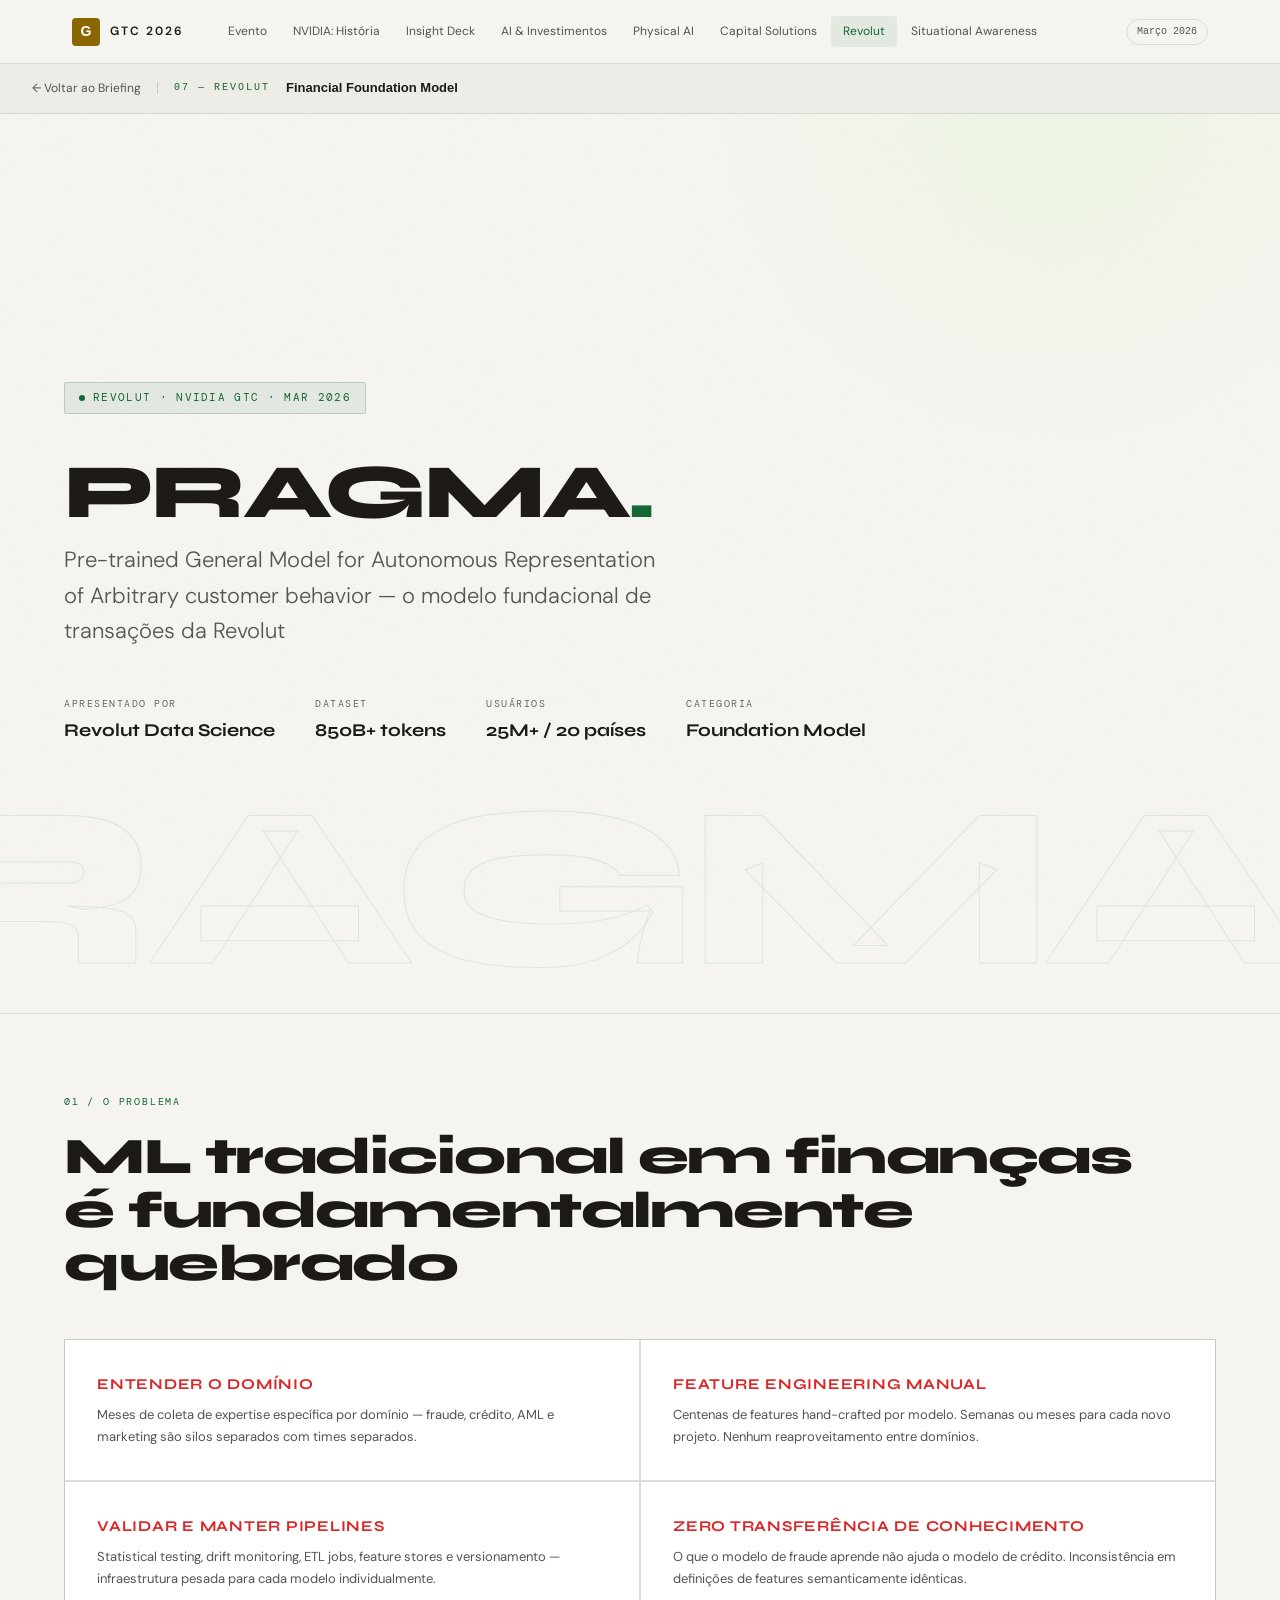
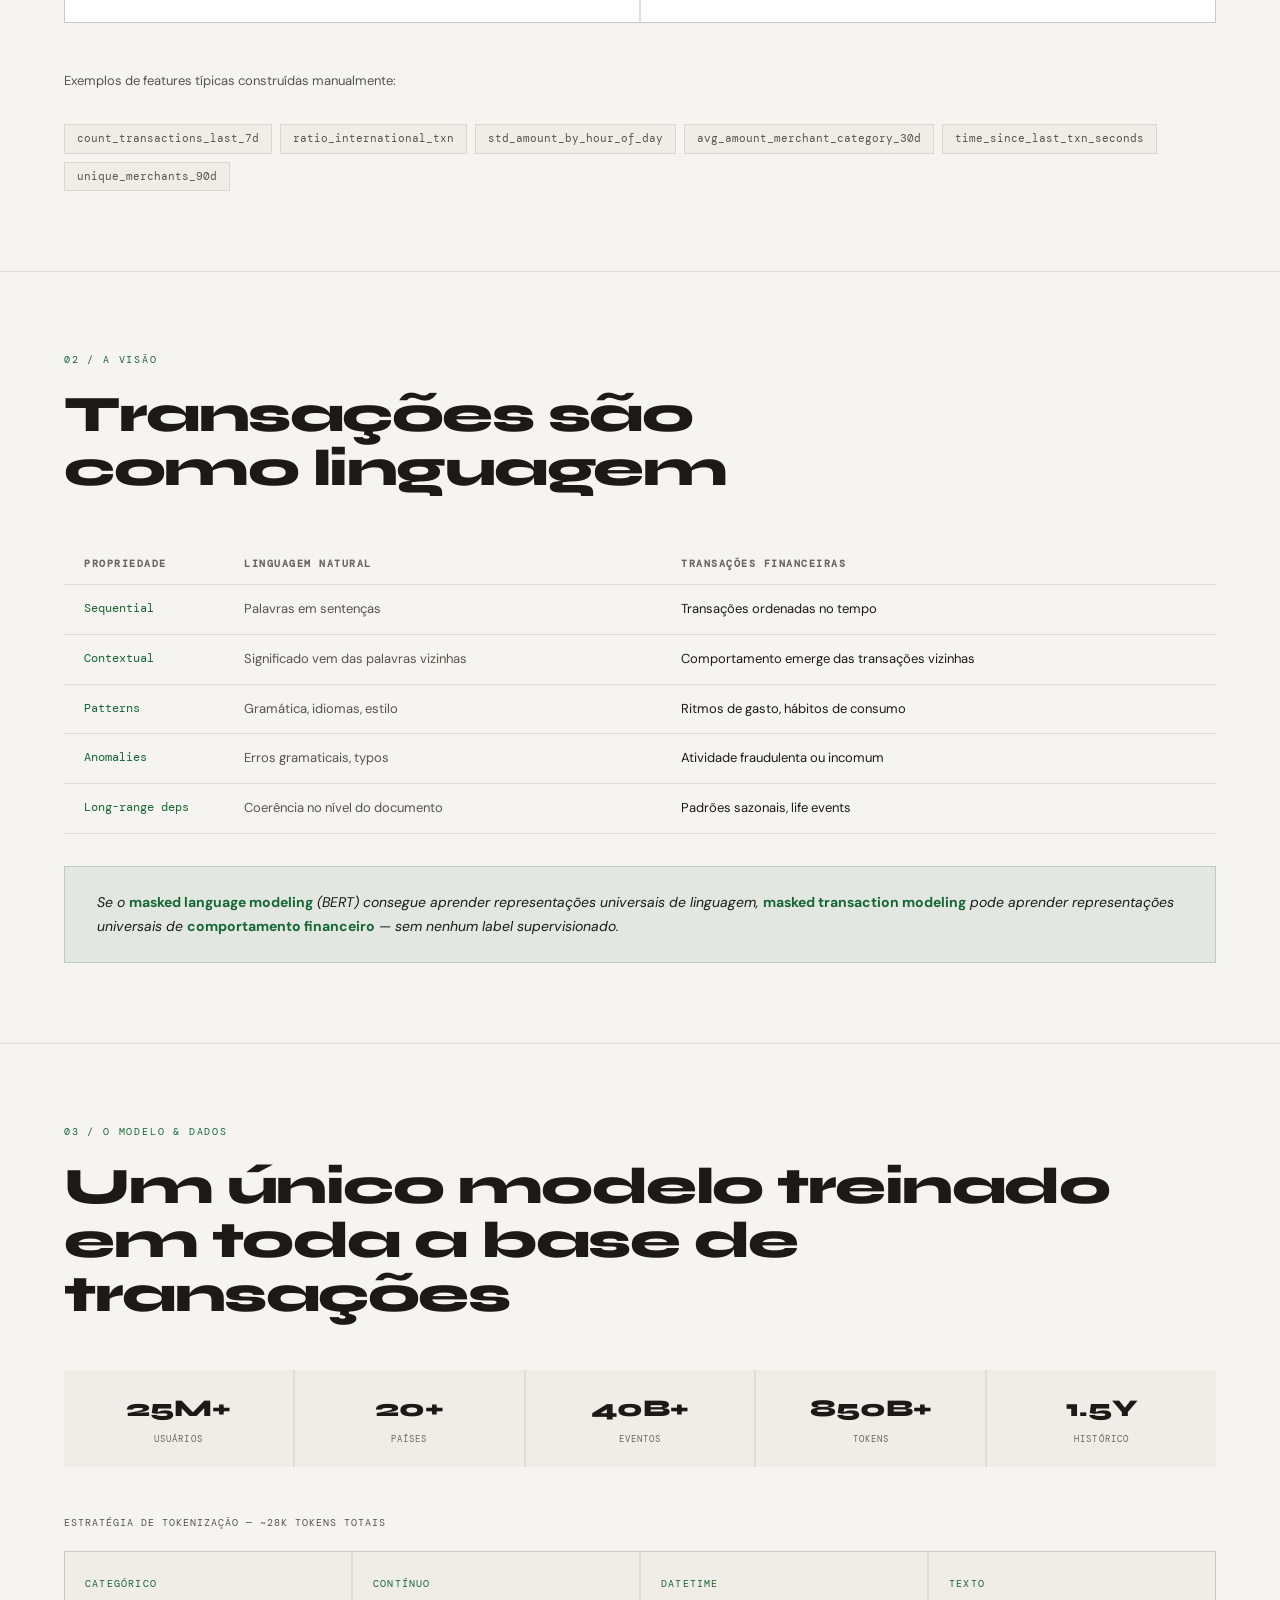
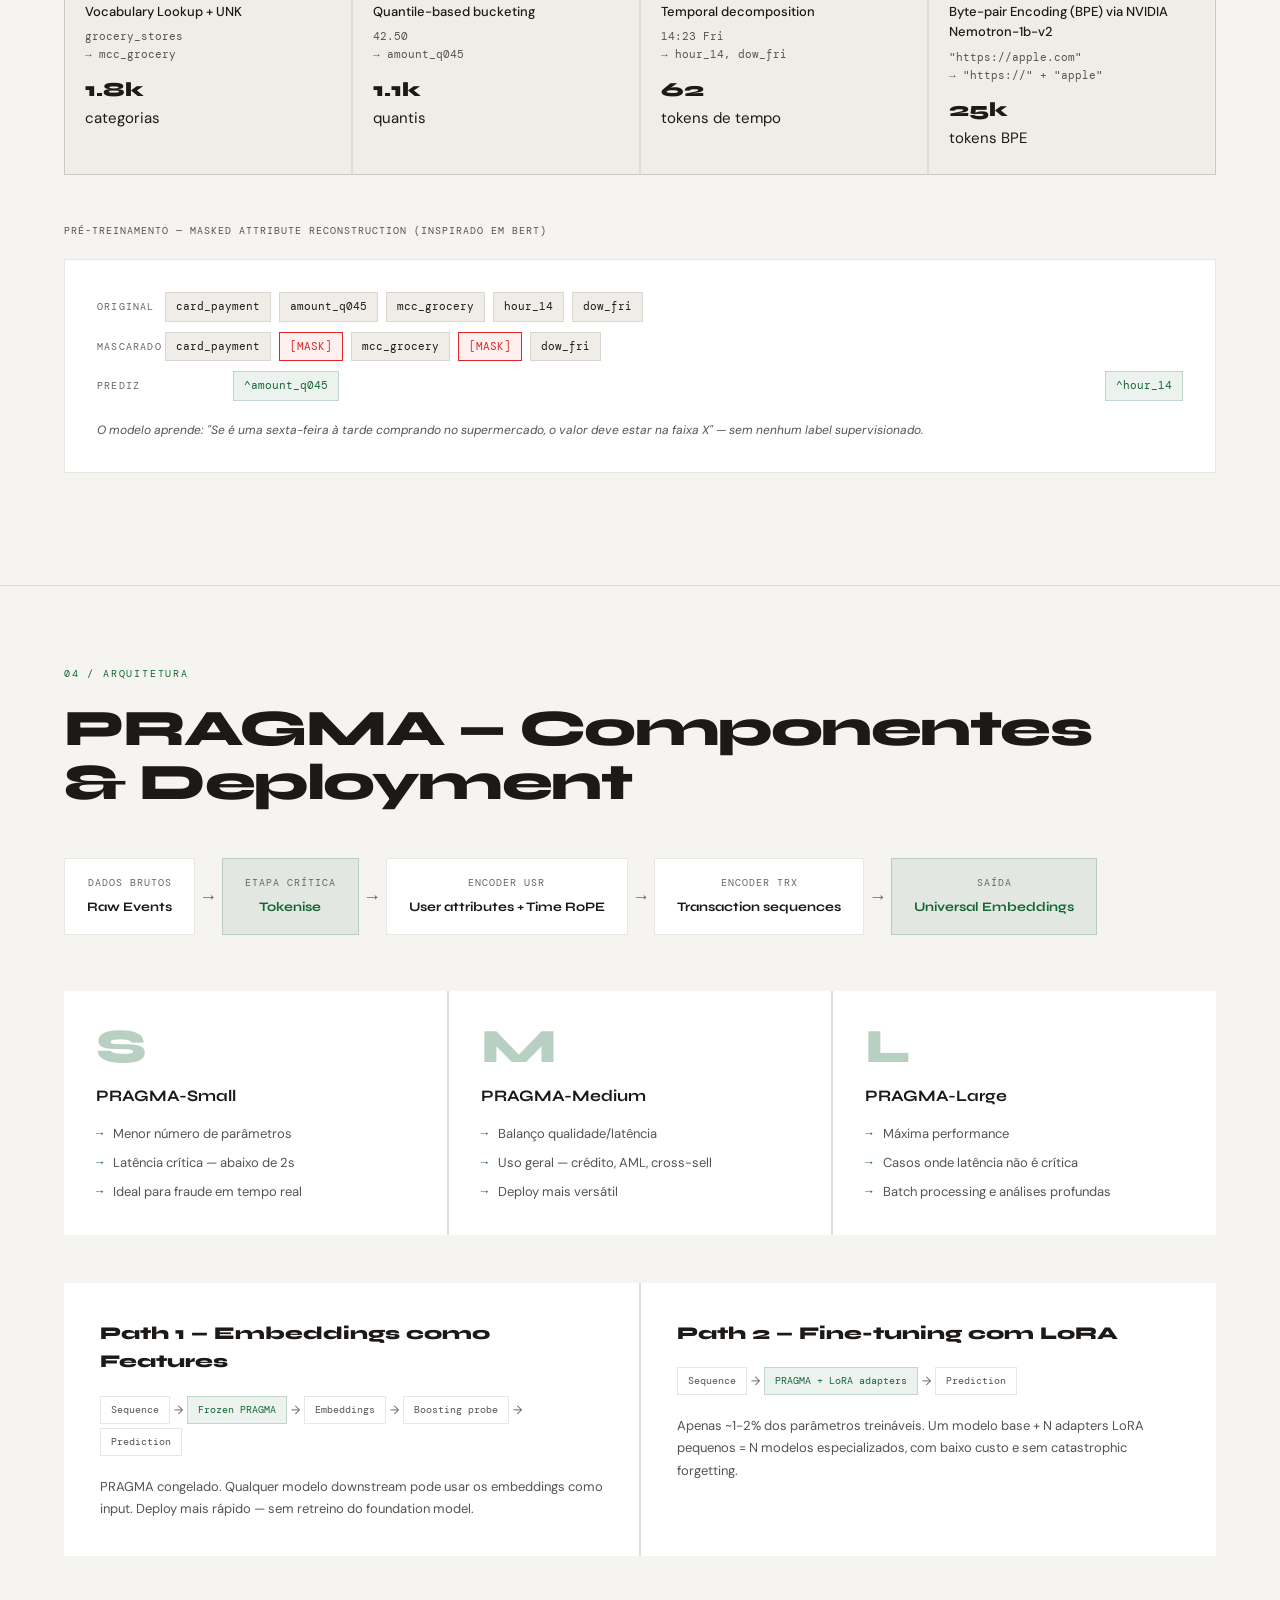
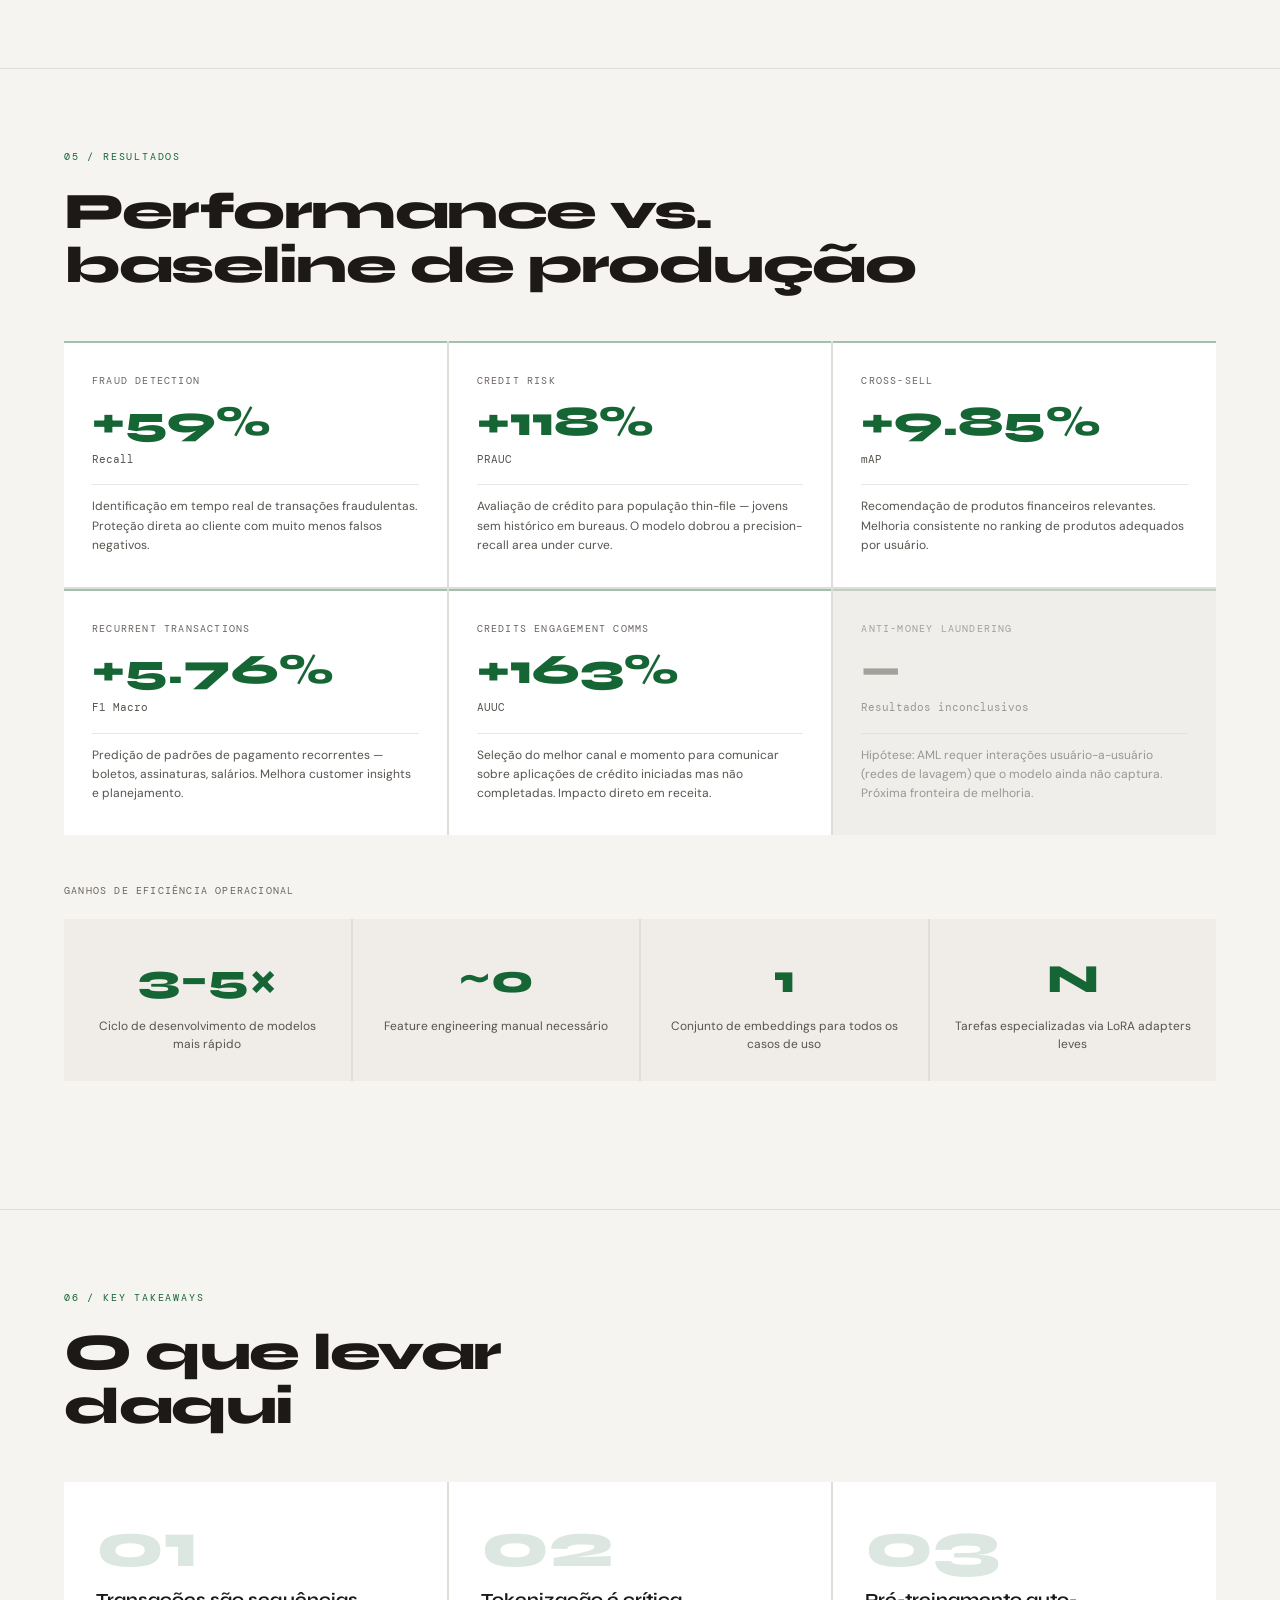
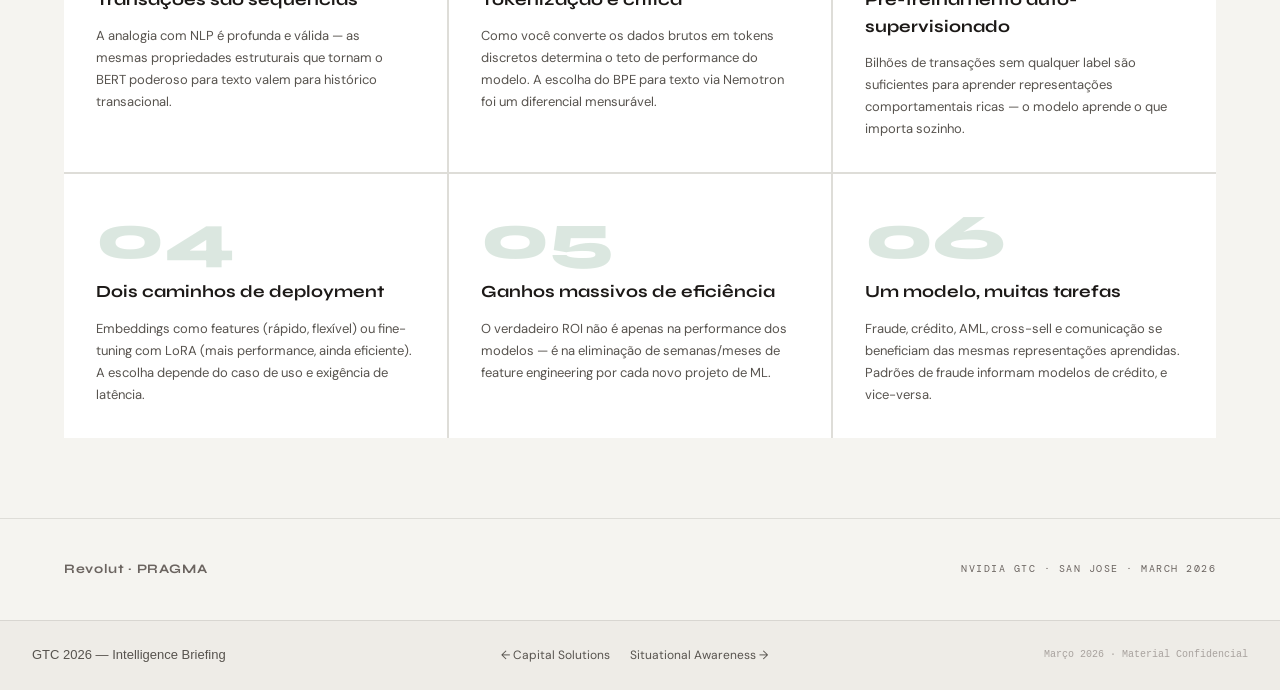
<file: 7_revolut_summary.html>
<!DOCTYPE html>
<html lang="pt-BR">
<head>
  <meta charset="UTF-8">
  <meta name="viewport" content="width=device-width, initial-scale=1.0">
  <title>Revolut: Financial Foundation Model — GTC 2026</title>
  <link href="https://fonts.googleapis.com/css2?family=Syne:wght@400;600;700;800&family=DM+Mono:wght@300;400;500&family=DM+Sans:ital,wght@0,300;0,400;0,500;1,300&display=swap" rel="stylesheet">
  <style>
  :root {
    --bg: #f5f4f0;
    --surface: #ffffff;
    --surface2: #f0ede8;
    --border: rgba(28,24,18,0.1);
    --green: #166534;
    --green-dim: rgba(22,101,52,0.08);
    --green-border: rgba(22,101,52,0.2);
    --white: #1c1917;
    --grey: #57534e;
    --grey2: #6b6460;
    --red: #dc2626;
  }

  * { margin: 0; padding: 0; box-sizing: border-box; }

  html { scroll-behavior: smooth; }

  body {
    background: var(--bg);
    color: var(--white);
    font-family: 'DM Sans', sans-serif;
    font-size: 15px;
    line-height: 1.6;
    overflow-x: hidden;
  }

  /* ---- NOISE OVERLAY ---- */
  body::before {
    content: '';
    position: fixed;
    inset: 0;
    background-image: url("data:image/svg+xml,%3Csvg viewBox='0 0 256 256' xmlns='http://www.w3.org/2000/svg'%3E%3Cfilter id='noise'%3E%3CfeTurbulence type='fractalNoise' baseFrequency='0.9' numOctaves='4' stitchTiles='stitch'/%3E%3C/filter%3E%3Crect width='100%25' height='100%25' filter='url(%23noise)' opacity='0.04'/%3E%3C/svg%3E");
    pointer-events: none;
    z-index: 999;
    opacity: 0.4;
  }

  /* ---- HEADER ---- */
  .header {
    position: relative;
    min-height: 100vh;
    display: flex;
    flex-direction: column;
    justify-content: center;
    padding: 80px 64px;
    overflow: hidden;
    border-bottom: 1px solid var(--border);
  }

  .header::before {
    content: '';
    position: absolute;
    top: -40%;
    right: -10%;
    width: 700px;
    height: 700px;
    background: radial-gradient(circle, rgba(118,255,58,0.07) 0%, transparent 70%);
    pointer-events: none;
  }

  .header::after {
    content: 'PRAGMA';
    position: absolute;
    right: -20px;
    bottom: -60px;
    font-family: 'Syne', sans-serif;
    font-size: clamp(120px, 18vw, 280px);
    font-weight: 800;
    color: transparent;
    -webkit-text-stroke: 1px rgba(22,101,52,0.1);
    letter-spacing: -10px;
    pointer-events: none;
    user-select: none;
  }

  .badge {
    display: inline-flex;
    align-items: center;
    gap: 8px;
    background: var(--green-dim);
    border: 1px solid var(--green-border);
    color: var(--green);
    font-family: 'IBM Plex Mono', 'DM Mono', monospace;
    font-size: 11px;
    letter-spacing: 0.12em;
    text-transform: uppercase;
    padding: 6px 14px;
    border-radius: 2px;
    margin-bottom: 40px;
    width: fit-content;
  }

  .badge::before {
    content: '';
    width: 6px;
    height: 6px;
    background: var(--green);
    border-radius: 50%;
    animation: pulse 2s infinite;
  }

  @keyframes pulse {
    0%, 100% { opacity: 1; }
    50% { opacity: 0.3; }
  }

  .header h1 {
    font-family: 'Syne', sans-serif;
    font-size: clamp(42px, 6vw, 90px);
    font-weight: 800;
    line-height: 1;
    letter-spacing: -3px;
    margin-bottom: 12px;
  }

  .header h1 span { color: var(--green); }

  .header .subtitle {
    font-family: 'DM Sans', sans-serif;
    font-size: clamp(16px, 2vw, 22px);
    color: var(--grey);
    font-weight: 300;
    margin-bottom: 48px;
    max-width: 600px;
  }

  .meta-row {
    display: flex;
    gap: 40px;
    flex-wrap: wrap;
  }

  .meta-item {
    display: flex;
    flex-direction: column;
    gap: 4px;
  }

  .meta-label {
    font-family: 'IBM Plex Mono', 'DM Mono', monospace;
    font-size: 10px;
    text-transform: uppercase;
    letter-spacing: 0.15em;
    color: var(--grey2);
  }

  .meta-value {
    font-family: 'Syne', sans-serif;
    font-size: 18px;
    font-weight: 700;
    color: var(--white);
  }

  .nav-dots {
    position: absolute;
    right: 64px;
    top: 50%;
    transform: translateY(-50%);
    display: flex;
    flex-direction: column;
    gap: 12px;
  }

  .nav-dot {
    width: 6px;
    height: 6px;
    border-radius: 50%;
    background: var(--grey2);
    transition: background 0.3s, transform 0.3s;
  }

  .nav-dot.active { background: var(--green); transform: scale(1.5); }

  /* ---- SECTIONS ---- */
  section {
    padding: 80px 64px;
    border-bottom: 1px solid var(--border);
    position: relative;
    animation: fadeUp 0.6s ease both;
  }

  @keyframes fadeUp {
    from { opacity: 0; transform: translateY(20px); }
    to { opacity: 1; transform: translateY(0); }
  }

  .section-label {
    font-family: 'IBM Plex Mono', 'DM Mono', monospace;
    font-size: 10px;
    text-transform: uppercase;
    letter-spacing: 0.18em;
    color: var(--green);
    margin-bottom: 20px;
  }

  .section-title {
    font-family: 'Syne', sans-serif;
    font-size: clamp(28px, 4vw, 52px);
    font-weight: 800;
    line-height: 1.05;
    letter-spacing: -1.5px;
    margin-bottom: 48px;
  }

  /* ---- PROBLEM SECTION ---- */
  .problem-grid {
    display: grid;
    grid-template-columns: 1fr 1fr;
    gap: 2px;
    background: var(--border);
    border: 1px solid var(--border);
    margin-bottom: 48px;
  }

  .problem-card {
    background: var(--surface);
    padding: 32px;
    position: relative;
  }

  .problem-card h3 {
    font-family: 'Syne', sans-serif;
    font-size: 15px;
    font-weight: 700;
    color: var(--red);
    margin-bottom: 8px;
    text-transform: uppercase;
    letter-spacing: 0.05em;
  }

  .problem-card p {
    font-size: 13px;
    color: var(--grey);
    line-height: 1.7;
  }

  .code-tags {
    display: flex;
    flex-wrap: wrap;
    gap: 8px;
    margin-top: 32px;
  }

  .tag {
    font-family: 'IBM Plex Mono', 'DM Mono', monospace;
    font-size: 11px;
    padding: 5px 12px;
    border: 1px solid var(--border);
    color: var(--grey);
    background: var(--surface2);
  }

  /* ---- VISION: analogy table ---- */
  .analogy-table {
    width: 100%;
    border-collapse: collapse;
    margin-bottom: 32px;
  }

  .analogy-table th {
    font-family: 'IBM Plex Mono', 'DM Mono', monospace;
    font-size: 10px;
    text-transform: uppercase;
    letter-spacing: 0.15em;
    color: var(--grey2);
    padding: 12px 20px;
    text-align: left;
    border-bottom: 1px solid var(--border);
  }

  .analogy-table td {
    padding: 14px 20px;
    font-size: 13px;
    border-bottom: 1px solid var(--border);
    vertical-align: top;
  }

  .analogy-table td:first-child {
    font-family: 'IBM Plex Mono', 'DM Mono', monospace;
    font-size: 12px;
    color: var(--green);
    width: 160px;
  }

  .analogy-table td:nth-child(2) { color: var(--grey); }
  .analogy-table td:nth-child(3) { color: var(--white); }

  .analogy-table tr:hover td { background: var(--surface); }

  .insight-box {
    background: var(--green-dim);
    border: 1px solid var(--green-border);
    padding: 24px 32px;
    font-size: 14px;
    line-height: 1.7;
    color: var(--white);
    font-style: italic;
  }

  .insight-box strong { color: var(--green); font-style: normal; }

  /* ---- MODEL SECTION ---- */
  .model-grid {
    display: grid;
    grid-template-columns: repeat(3, 1fr);
    gap: 2px;
    background: var(--border);
    margin-bottom: 48px;
  }

  .model-card {
    background: var(--surface);
    padding: 32px;
  }

  .model-card .num {
    font-family: 'Syne', sans-serif;
    font-size: 48px;
    font-weight: 800;
    color: var(--green);
    opacity: 0.3;
    line-height: 1;
    margin-bottom: 12px;
  }

  .model-card h3 {
    font-family: 'Syne', sans-serif;
    font-size: 16px;
    font-weight: 700;
    margin-bottom: 16px;
  }

  .model-card ul {
    list-style: none;
    display: flex;
    flex-direction: column;
    gap: 8px;
  }

  .model-card li {
    font-size: 13px;
    color: var(--grey);
    display: flex;
    gap: 10px;
    align-items: flex-start;
  }

  .model-card li::before {
    content: '→';
    color: var(--green);
    flex-shrink: 0;
    font-family: 'IBM Plex Mono', 'DM Mono', monospace;
    font-size: 12px;
  }

  /* TOKENIZATION */
  .token-grid {
    display: grid;
    grid-template-columns: repeat(4, 1fr);
    gap: 2px;
    background: var(--border);
    border: 1px solid var(--border);
    margin-bottom: 48px;
  }

  .token-card {
    background: var(--surface2);
    padding: 24px 20px;
  }

  .token-card .field-type {
    font-family: 'IBM Plex Mono', 'DM Mono', monospace;
    font-size: 10px;
    text-transform: uppercase;
    letter-spacing: 0.12em;
    color: var(--green);
    margin-bottom: 10px;
  }

  .token-card .strategy {
    font-size: 13px;
    font-weight: 500;
    color: var(--white);
    margin-bottom: 6px;
  }

  .token-card .example {
    font-family: 'IBM Plex Mono', 'DM Mono', monospace;
    font-size: 11px;
    color: var(--grey);
    margin-bottom: 10px;
    line-height: 1.6;
  }

  .token-count {
    font-family: 'Syne', sans-serif;
    font-size: 20px;
    font-weight: 800;
    color: var(--white);
  }

  /* ARCH FLOW */
  .arch-flow {
    display: flex;
    align-items: center;
    gap: 0;
    margin-bottom: 48px;
    overflow-x: auto;
    padding-bottom: 8px;
  }

  .arch-step {
    flex-shrink: 0;
    background: var(--surface);
    border: 1px solid var(--border);
    padding: 16px 22px;
    text-align: center;
    min-width: 110px;
  }

  .arch-step .step-label {
    font-family: 'IBM Plex Mono', 'DM Mono', monospace;
    font-size: 10px;
    text-transform: uppercase;
    letter-spacing: 0.1em;
    color: var(--grey2);
    margin-bottom: 6px;
  }

  .arch-step .step-name {
    font-family: 'Syne', sans-serif;
    font-size: 13px;
    font-weight: 700;
    color: var(--white);
  }

  .arch-step.highlight {
    border-color: var(--green-border);
    background: var(--green-dim);
  }

  .arch-step.highlight .step-name { color: var(--green); }

  .arch-arrow {
    font-family: 'IBM Plex Mono', 'DM Mono', monospace;
    font-size: 18px;
    color: var(--grey2);
    padding: 0 8px;
    flex-shrink: 0;
  }

  /* PRETRAIN */
  .pretrain-example {
    background: var(--surface);
    border: 1px solid var(--border);
    padding: 32px;
    margin-bottom: 32px;
  }

  .token-row {
    display: flex;
    gap: 8px;
    align-items: center;
    margin-bottom: 10px;
    flex-wrap: wrap;
  }

  .token-row-label {
    font-family: 'IBM Plex Mono', 'DM Mono', monospace;
    font-size: 10px;
    text-transform: uppercase;
    letter-spacing: 0.12em;
    color: var(--grey2);
    width: 60px;
    flex-shrink: 0;
  }

  .tok {
    font-family: 'IBM Plex Mono', 'DM Mono', monospace;
    font-size: 11px;
    padding: 5px 10px;
    border: 1px solid var(--border);
    background: var(--surface2);
    color: var(--white);
    white-space: nowrap;
  }

  .tok.masked {
    border-color: var(--red);
    color: var(--red);
    background: rgba(255,68,68,0.08);
  }

  .tok.predicted {
    border-color: var(--green-border);
    color: var(--green);
    background: var(--green-dim);
  }

  /* ---- DEPLOYMENT PATHS ---- */
  .paths-grid {
    display: grid;
    grid-template-columns: 1fr 1fr;
    gap: 2px;
    background: var(--border);
    margin-bottom: 32px;
  }

  .path-card {
    background: var(--surface);
    padding: 36px;
  }

  .path-card h3 {
    font-family: 'Syne', sans-serif;
    font-size: 18px;
    font-weight: 800;
    margin-bottom: 20px;
  }

  .path-flow {
    display: flex;
    align-items: center;
    flex-wrap: wrap;
    gap: 4px;
    margin-bottom: 20px;
  }

  .pf-step {
    font-family: 'IBM Plex Mono', 'DM Mono', monospace;
    font-size: 10px;
    padding: 5px 10px;
    border: 1px solid var(--border);
    color: var(--grey);
    white-space: nowrap;
  }

  .pf-step.key {
    border-color: var(--green-border);
    color: var(--green);
    background: var(--green-dim);
  }

  .pf-arrow { color: var(--grey2); font-size: 12px; }

  .path-note {
    font-size: 13px;
    color: var(--grey);
    line-height: 1.7;
  }

  /* ---- RESULTS ---- */
  .results-grid {
    display: grid;
    grid-template-columns: repeat(3, 1fr);
    gap: 2px;
    background: var(--border);
    margin-bottom: 48px;
  }

  .result-card {
    background: var(--surface);
    padding: 32px 28px;
    position: relative;
    overflow: hidden;
  }

  .result-card::before {
    content: '';
    position: absolute;
    top: 0;
    left: 0;
    right: 0;
    height: 2px;
    background: var(--green);
    opacity: 0.4;
  }

  .result-card .task {
    font-family: 'IBM Plex Mono', 'DM Mono', monospace;
    font-size: 10px;
    text-transform: uppercase;
    letter-spacing: 0.12em;
    color: var(--grey2);
    margin-bottom: 12px;
  }

  .result-card .uplift {
    font-family: 'Syne', sans-serif;
    font-size: 42px;
    font-weight: 800;
    color: var(--green);
    line-height: 1;
    margin-bottom: 8px;
  }

  .result-card .metric {
    font-family: 'IBM Plex Mono', 'DM Mono', monospace;
    font-size: 11px;
    color: var(--grey);
    margin-bottom: 16px;
  }

  .result-card .desc {
    font-size: 12px;
    color: var(--grey);
    line-height: 1.6;
    border-top: 1px solid var(--border);
    padding-top: 12px;
  }

  .result-card.aml {
    opacity: 0.5;
  }

  .result-card.aml .uplift {
    color: var(--grey2);
  }

  /* ---- EFFICIENCY ---- */
  .efficiency-row {
    display: grid;
    grid-template-columns: repeat(4, 1fr);
    gap: 2px;
    background: var(--border);
    margin-bottom: 48px;
  }

  .eff-card {
    background: var(--surface2);
    padding: 28px 24px;
    text-align: center;
  }

  .eff-card .big {
    font-family: 'Syne', sans-serif;
    font-size: 40px;
    font-weight: 800;
    color: var(--green);
    margin-bottom: 6px;
  }

  .eff-card .eff-label {
    font-size: 12px;
    color: var(--grey);
    line-height: 1.5;
  }

  /* ---- TAKEAWAYS ---- */
  .takeaways-grid {
    display: grid;
    grid-template-columns: repeat(3, 1fr);
    gap: 2px;
    background: var(--border);
  }

  .tk-card {
    background: var(--surface);
    padding: 32px;
  }

  .tk-card .tk-num {
    font-family: 'Syne', sans-serif;
    font-size: 64px;
    font-weight: 800;
    color: var(--green);
    opacity: 0.15;
    line-height: 1;
    margin-bottom: 8px;
  }

  .tk-card h3 {
    font-family: 'Syne', sans-serif;
    font-size: 17px;
    font-weight: 700;
    margin-bottom: 12px;
  }

  .tk-card p {
    font-size: 13px;
    color: var(--grey);
    line-height: 1.7;
  }

  /* ---- FOOTER ---- */
  footer {
    padding: 40px 64px;
    display: flex;
    justify-content: space-between;
    align-items: center;
    flex-wrap: gap;
  }

  footer .brand {
    font-family: 'Syne', sans-serif;
    font-size: 13px;
    font-weight: 700;
    color: var(--grey2);
    letter-spacing: 0.05em;
  }

  footer .event {
    font-family: 'IBM Plex Mono', 'DM Mono', monospace;
    font-size: 10px;
    color: var(--grey2);
    text-transform: uppercase;
    letter-spacing: 0.15em;
  }

  /* ---- DATA BOX ---- */
  .data-bar {
    display: grid;
    grid-template-columns: repeat(5, 1fr);
    gap: 2px;
    background: var(--border);
    margin-bottom: 48px;
  }

  .db-item {
    background: var(--surface2);
    padding: 20px 16px;
    text-align: center;
  }

  .db-item .db-val {
    font-family: 'Syne', sans-serif;
    font-size: 24px;
    font-weight: 800;
    color: var(--white);
    margin-bottom: 4px;
  }

  .db-item .db-label {
    font-family: 'IBM Plex Mono', 'DM Mono', monospace;
    font-size: 9px;
    text-transform: uppercase;
    letter-spacing: 0.12em;
    color: var(--grey2);
  }

  /* ---- SCROLLBAR ---- */
  ::-webkit-scrollbar { width: 4px; height: 4px; }
  ::-webkit-scrollbar-track { background: var(--bg); }
  ::-webkit-scrollbar-thumb { background: var(--grey2); border-radius: 2px; }

  /* ---- RESPONSIVE ---- */
  @media (max-width: 900px) {
    .header, section { padding: 60px 32px; }
    .problem-grid, .model-grid, .token-grid,
    .paths-grid, .results-grid, .efficiency-row,
    .takeaways-grid, .data-bar { grid-template-columns: 1fr 1fr; }
  }

  @media (max-width: 600px) {
    .header, section { padding: 48px 24px; }
    .problem-grid, .model-grid, .paths-grid,
    .results-grid, .efficiency-row, .takeaways-grid, .data-bar { grid-template-columns: 1fr; }
    .token-grid { grid-template-columns: 1fr 1fr; }
    .header::after { display: none; }
  }
</style>
</head>
<body>
<nav style="position:sticky;top:0;z-index:1000;background:rgba(245,244,240,0.96);backdrop-filter:blur(16px);border-bottom:1px solid rgba(28,24,18,0.1);height:64px;display:flex;align-items:center;">
  <div style="max-width:1200px;margin:0 auto;padding:0 32px;display:flex;align-items:center;width:100%;gap:0">
    <a href="index.html" style="display:flex;align-items:center;gap:10px;text-decoration:none;flex-shrink:0;margin-right:32px">
      <div style="width:28px;height:28px;background:#8a6500;border-radius:4px;display:flex;align-items:center;justify-content:center;font-family:Inter,sans-serif;font-size:14px;font-weight:700;color:#fff">G</div>
      <span style="font-size:12px;font-weight:600;letter-spacing:2px;text-transform:uppercase;color:#1c1917">GTC 2026</span>
    </a>
    <div style="display:flex;align-items:center;gap:2px;flex:1;overflow-x:auto;scrollbar-width:none">
      <a href="1_evento.html" style="display:block;padding:6px 12px;font-size:12px;color:#57534e;text-decoration:none;border-radius:4px;white-space:nowrap">Evento</a>
      <a href="2_nvidia.html" style="display:block;padding:6px 12px;font-size:12px;color:#57534e;text-decoration:none;border-radius:4px;white-space:nowrap">NVIDIA: História</a>
      <a href="3_insight_deck.html" style="display:block;padding:6px 12px;font-size:12px;color:#57534e;text-decoration:none;border-radius:4px;white-space:nowrap">Insight Deck</a>
      <a href="4_ai_investimentos.html" style="display:block;padding:6px 12px;font-size:12px;color:#57534e;text-decoration:none;border-radius:4px;white-space:nowrap">AI &amp; Investimentos</a>
      <a href="5_physical_ai.html" style="display:block;padding:6px 12px;font-size:12px;color:#57534e;text-decoration:none;border-radius:4px;white-space:nowrap">Physical AI</a>
      <a href="6_ia_capital_solutions.html" style="display:block;padding:6px 12px;font-size:12px;color:#57534e;text-decoration:none;border-radius:4px;white-space:nowrap">Capital Solutions</a>
      <a href="7_revolut_summary.html" style="display:block;padding:6px 12px;font-size:12px;color:#166534;text-decoration:none;border-radius:4px;background:rgba(22,101,52,0.08);white-space:nowrap">Revolut</a>
      <a href="8_situational_awareness.html" style="display:block;padding:6px 12px;font-size:12px;color:#57534e;text-decoration:none;border-radius:4px;white-space:nowrap">Situational Awareness</a>
    </div>
    <div style="font-family:monospace;font-size:10px;color:#57534e;padding:4px 10px;border:1px solid rgba(28,24,18,0.12);border-radius:100px;margin-left:auto;white-space:nowrap;flex-shrink:0">Março 2026</div>
  </div>
</nav>
<div style="background:#eeece7;border-bottom:1px solid rgba(28,24,18,0.1);padding:14px 32px;display:flex;align-items:center;gap:16px">
  <a href="index.html" style="font-size:12px;color:#57534e;text-decoration:none">← Voltar ao Briefing</a>
  <div style="width:1px;height:12px;background:rgba(28,24,18,0.15)"></div>
  <span style="font-family:monospace;font-size:10px;letter-spacing:2px;text-transform:uppercase;color:#166534">07 — Revolut</span>
  <span style="font-size:13px;color:#1c1917;font-family:Inter,sans-serif;font-weight:600">Financial Foundation Model</span>
</div>


<!-- ═══════════════════════════════════════════ HEADER -->
<header class="header">
  <div class="badge">Revolut · NVIDIA GTC · Mar 2026</div>
  <h1>PRAGMA<span>.</span></h1>
  <p class="subtitle">Pre-trained General Model for Autonomous Representation of Arbitrary customer behavior — o modelo fundacional de transações da Revolut</p>
  <div class="meta-row">
    <div class="meta-item">
      <span class="meta-label">Apresentado por</span>
      <span class="meta-value">Revolut Data Science</span>
    </div>
    <div class="meta-item">
      <span class="meta-label">Dataset</span>
      <span class="meta-value">850B+ tokens</span>
    </div>
    <div class="meta-item">
      <span class="meta-label">Usuários</span>
      <span class="meta-value">25M+ / 20 países</span>
    </div>
    <div class="meta-item">
      <span class="meta-label">Categoria</span>
      <span class="meta-value">Foundation Model</span>
    </div>
  </div>
</header>

<!-- ═══════════════════════════════════════════ PROBLEMA -->
<section id="problema">
  <div class="section-label">01 / O Problema</div>
  <h2 class="section-title">ML tradicional em finanças<br>é fundamentalmente quebrado</h2>

  <div class="problem-grid">
    <div class="problem-card">
      <h3>Entender o domínio</h3>
      <p>Meses de coleta de expertise específica por domínio — fraude, crédito, AML e marketing são silos separados com times separados.</p>
    </div>
    <div class="problem-card">
      <h3>Feature engineering manual</h3>
      <p>Centenas de features hand-crafted por modelo. Semanas ou meses para cada novo projeto. Nenhum reaproveitamento entre domínios.</p>
    </div>
    <div class="problem-card">
      <h3>Validar e manter pipelines</h3>
      <p>Statistical testing, drift monitoring, ETL jobs, feature stores e versionamento — infraestrutura pesada para cada modelo individualmente.</p>
    </div>
    <div class="problem-card">
      <h3>Zero transferência de conhecimento</h3>
      <p>O que o modelo de fraude aprende não ajuda o modelo de crédito. Inconsistência em definições de features semanticamente idênticas.</p>
    </div>
  </div>

  <p style="font-size: 13px; color: var(--grey); margin-bottom: 16px;">Exemplos de features típicas construídas manualmente:</p>
  <div class="code-tags">
    <span class="tag">count_transactions_last_7d</span>
    <span class="tag">ratio_international_txn</span>
    <span class="tag">std_amount_by_hour_of_day</span>
    <span class="tag">avg_amount_merchant_category_30d</span>
    <span class="tag">time_since_last_txn_seconds</span>
    <span class="tag">unique_merchants_90d</span>
  </div>
</section>

<!-- ═══════════════════════════════════════════ VISÃO -->
<section id="visao">
  <div class="section-label">02 / A Visão</div>
  <h2 class="section-title">Transações são<br>como linguagem</h2>

  <table class="analogy-table">
    <thead>
      <tr>
        <th>Propriedade</th>
        <th>Linguagem natural</th>
        <th>Transações financeiras</th>
      </tr>
    </thead>
    <tbody>
      <tr>
        <td>Sequential</td>
        <td>Palavras em sentenças</td>
        <td>Transações ordenadas no tempo</td>
      </tr>
      <tr>
        <td>Contextual</td>
        <td>Significado vem das palavras vizinhas</td>
        <td>Comportamento emerge das transações vizinhas</td>
      </tr>
      <tr>
        <td>Patterns</td>
        <td>Gramática, idiomas, estilo</td>
        <td>Ritmos de gasto, hábitos de consumo</td>
      </tr>
      <tr>
        <td>Anomalies</td>
        <td>Erros gramaticais, typos</td>
        <td>Atividade fraudulenta ou incomum</td>
      </tr>
      <tr>
        <td>Long-range deps</td>
        <td>Coerência no nível do documento</td>
        <td>Padrões sazonais, life events</td>
      </tr>
    </tbody>
  </table>

  <div class="insight-box">
    Se o <strong>masked language modeling</strong> (BERT) consegue aprender representações universais de linguagem, <strong>masked transaction modeling</strong> pode aprender representações universais de <strong>comportamento financeiro</strong> — sem nenhum label supervisionado.
  </div>
</section>

<!-- ═══════════════════════════════════════════ MODELO -->
<section id="modelo">
  <div class="section-label">03 / O Modelo & Dados</div>
  <h2 class="section-title">Um único modelo treinado<br>em toda a base de transações</h2>

  <div class="data-bar">
    <div class="db-item">
      <div class="db-val">25M+</div>
      <div class="db-label">Usuários</div>
    </div>
    <div class="db-item">
      <div class="db-val">20+</div>
      <div class="db-label">Países</div>
    </div>
    <div class="db-item">
      <div class="db-val">40B+</div>
      <div class="db-label">Eventos</div>
    </div>
    <div class="db-item">
      <div class="db-val">850B+</div>
      <div class="db-label">Tokens</div>
    </div>
    <div class="db-item">
      <div class="db-val">1.5Y</div>
      <div class="db-label">Histórico</div>
    </div>
  </div>

  <p style="font-size: 13px; color: var(--grey); margin-bottom: 20px; text-transform: uppercase; font-family: 'IBM Plex Mono', 'DM Mono', monospace; letter-spacing: 0.1em; font-size: 10px;">Estratégia de Tokenização — ~28k tokens totais</p>

  <div class="token-grid">
    <div class="token-card">
      <div class="field-type">Categórico</div>
      <div class="strategy">Vocabulary Lookup + UNK</div>
      <div class="example">grocery_stores<br>→ mcc_grocery</div>
      <div class="token-count">1.8k</div>
      <div class="db-label">categorias</div>
    </div>
    <div class="token-card">
      <div class="field-type">Contínuo</div>
      <div class="strategy">Quantile-based bucketing</div>
      <div class="example">42.50<br>→ amount_q045</div>
      <div class="token-count">1.1k</div>
      <div class="db-label">quantis</div>
    </div>
    <div class="token-card">
      <div class="field-type">DateTime</div>
      <div class="strategy">Temporal decomposition</div>
      <div class="example">14:23 Fri<br>→ hour_14, dow_fri</div>
      <div class="token-count">62</div>
      <div class="db-label">tokens de tempo</div>
    </div>
    <div class="token-card">
      <div class="field-type">Texto</div>
      <div class="strategy">Byte-pair Encoding (BPE) via NVIDIA Nemotron-1b-v2</div>
      <div class="example">"https://apple.com"<br>→ "https://" + "apple"</div>
      <div class="token-count">25k</div>
      <div class="db-label">tokens BPE</div>
    </div>
  </div>

  <p style="font-size: 13px; color: var(--grey); margin-bottom: 20px; text-transform: uppercase; font-family: 'IBM Plex Mono', 'DM Mono', monospace; letter-spacing: 0.1em; font-size: 10px; margin-top: 40px;">Pré-treinamento — Masked Attribute Reconstruction (inspirado em BERT)</p>

  <div class="pretrain-example">
    <div class="token-row">
      <span class="token-row-label">Original</span>
      <span class="tok">card_payment</span>
      <span class="tok">amount_q045</span>
      <span class="tok">mcc_grocery</span>
      <span class="tok">hour_14</span>
      <span class="tok">dow_fri</span>
    </div>
    <div class="token-row">
      <span class="token-row-label">Mascarado</span>
      <span class="tok">card_payment</span>
      <span class="tok masked">[MASK]</span>
      <span class="tok">mcc_grocery</span>
      <span class="tok masked">[MASK]</span>
      <span class="tok">dow_fri</span>
    </div>
    <div class="token-row">
      <span class="token-row-label">Prediz</span>
      <span style="width: 60px; flex-shrink:0;"></span>
      <span class="tok predicted">^amount_q045</span>
      <span style="flex:1"></span>
      <span class="tok predicted">^hour_14</span>
    </div>
    <p style="font-size: 12px; color: var(--grey); margin-top: 20px; font-style: italic;">O modelo aprende: "Se é uma sexta-feira à tarde comprando no supermercado, o valor deve estar na faixa X" — sem nenhum label supervisionado.</p>
  </div>
</section>

<!-- ═══════════════════════════════════════════ ARQUITETURA -->
<section id="arquitetura">
  <div class="section-label">04 / Arquitetura</div>
  <h2 class="section-title">PRAGMA — Componentes<br>& Deployment</h2>

  <div class="arch-flow">
    <div class="arch-step">
      <div class="step-label">Dados brutos</div>
      <div class="step-name">Raw Events</div>
    </div>
    <div class="arch-arrow">→</div>
    <div class="arch-step highlight">
      <div class="step-label">Etapa crítica</div>
      <div class="step-name">Tokenise</div>
    </div>
    <div class="arch-arrow">→</div>
    <div class="arch-step">
      <div class="step-label">Encoder USR</div>
      <div class="step-name">User attributes + Time RoPE</div>
    </div>
    <div class="arch-arrow">→</div>
    <div class="arch-step">
      <div class="step-label">Encoder TRX</div>
      <div class="step-name">Transaction sequences</div>
    </div>
    <div class="arch-arrow">→</div>
    <div class="arch-step highlight">
      <div class="step-label">Saída</div>
      <div class="step-name">Universal Embeddings</div>
    </div>
  </div>

  <div class="model-grid">
    <div class="model-card">
      <div class="num">S</div>
      <h3>PRAGMA-Small</h3>
      <ul>
        <li>Menor número de parâmetros</li>
        <li>Latência crítica — abaixo de 2s</li>
        <li>Ideal para fraude em tempo real</li>
      </ul>
    </div>
    <div class="model-card">
      <div class="num">M</div>
      <h3>PRAGMA-Medium</h3>
      <ul>
        <li>Balanço qualidade/latência</li>
        <li>Uso geral — crédito, AML, cross-sell</li>
        <li>Deploy mais versátil</li>
      </ul>
    </div>
    <div class="model-card">
      <div class="num">L</div>
      <h3>PRAGMA-Large</h3>
      <ul>
        <li>Máxima performance</li>
        <li>Casos onde latência não é crítica</li>
        <li>Batch processing e análises profundas</li>
      </ul>
    </div>
  </div>

  <div class="paths-grid">
    <div class="path-card">
      <h3>Path 1 — Embeddings como Features</h3>
      <div class="path-flow">
        <span class="pf-step">Sequence</span>
        <span class="pf-arrow">→</span>
        <span class="pf-step key">Frozen PRAGMA</span>
        <span class="pf-arrow">→</span>
        <span class="pf-step">Embeddings</span>
        <span class="pf-arrow">→</span>
        <span class="pf-step">Boosting probe</span>
        <span class="pf-arrow">→</span>
        <span class="pf-step">Prediction</span>
      </div>
      <p class="path-note">PRAGMA congelado. Qualquer modelo downstream pode usar os embeddings como input. Deploy mais rápido — sem retreino do foundation model.</p>
    </div>
    <div class="path-card">
      <h3>Path 2 — Fine-tuning com LoRA</h3>
      <div class="path-flow">
        <span class="pf-step">Sequence</span>
        <span class="pf-arrow">→</span>
        <span class="pf-step key">PRAGMA + LoRA adapters</span>
        <span class="pf-arrow">→</span>
        <span class="pf-step">Prediction</span>
      </div>
      <p class="path-note">Apenas ~1-2% dos parâmetros treináveis. Um modelo base + N adapters LoRA pequenos = N modelos especializados, com baixo custo e sem catastrophic forgetting.</p>
    </div>
  </div>
</section>

<!-- ═══════════════════════════════════════════ RESULTADOS -->
<section id="resultados">
  <div class="section-label">05 / Resultados</div>
  <h2 class="section-title">Performance vs.<br>baseline de produção</h2>

  <div class="results-grid">
    <div class="result-card">
      <div class="task">Fraud Detection</div>
      <div class="uplift">+59%</div>
      <div class="metric">Recall</div>
      <div class="desc">Identificação em tempo real de transações fraudulentas. Proteção direta ao cliente com muito menos falsos negativos.</div>
    </div>
    <div class="result-card">
      <div class="task">Credit Risk</div>
      <div class="uplift">+118%</div>
      <div class="metric">PRAUC</div>
      <div class="desc">Avaliação de crédito para população thin-file — jovens sem histórico em bureaus. O modelo dobrou a precision-recall area under curve.</div>
    </div>
    <div class="result-card">
      <div class="task">Cross-sell</div>
      <div class="uplift">+9.85%</div>
      <div class="metric">mAP</div>
      <div class="desc">Recomendação de produtos financeiros relevantes. Melhoria consistente no ranking de produtos adequados por usuário.</div>
    </div>
    <div class="result-card">
      <div class="task">Recurrent Transactions</div>
      <div class="uplift">+5.76%</div>
      <div class="metric">F1 Macro</div>
      <div class="desc">Predição de padrões de pagamento recorrentes — boletos, assinaturas, salários. Melhora customer insights e planejamento.</div>
    </div>
    <div class="result-card">
      <div class="task">Credits Engagement Comms</div>
      <div class="uplift">+163%</div>
      <div class="metric">AUUC</div>
      <div class="desc">Seleção do melhor canal e momento para comunicar sobre aplicações de crédito iniciadas mas não completadas. Impacto direto em receita.</div>
    </div>
    <div class="result-card aml">
      <div class="task">Anti-Money Laundering</div>
      <div class="uplift">—</div>
      <div class="metric">Resultados inconclusivos</div>
      <div class="desc">Hipótese: AML requer interações usuário-a-usuário (redes de lavagem) que o modelo ainda não captura. Próxima fronteira de melhoria.</div>
    </div>
  </div>

  <p style="font-size: 10px; font-family: 'IBM Plex Mono', 'DM Mono', monospace; text-transform: uppercase; letter-spacing: 0.12em; color: var(--grey2); margin-bottom: 20px;">Ganhos de eficiência operacional</p>

  <div class="efficiency-row">
    <div class="eff-card">
      <div class="big">3–5×</div>
      <div class="eff-label">Ciclo de desenvolvimento de modelos mais rápido</div>
    </div>
    <div class="eff-card">
      <div class="big">∼0</div>
      <div class="eff-label">Feature engineering manual necessário</div>
    </div>
    <div class="eff-card">
      <div class="big">1</div>
      <div class="eff-label">Conjunto de embeddings para todos os casos de uso</div>
    </div>
    <div class="eff-card">
      <div class="big">N</div>
      <div class="eff-label">Tarefas especializadas via LoRA adapters leves</div>
    </div>
  </div>
</section>

<!-- ═══════════════════════════════════════════ TAKEAWAYS -->
<section id="takeaways">
  <div class="section-label">06 / Key Takeaways</div>
  <h2 class="section-title">O que levar<br>daqui</h2>

  <div class="takeaways-grid">
    <div class="tk-card">
      <div class="tk-num">01</div>
      <h3>Transações são sequências</h3>
      <p>A analogia com NLP é profunda e válida — as mesmas propriedades estruturais que tornam o BERT poderoso para texto valem para histórico transacional.</p>
    </div>
    <div class="tk-card">
      <div class="tk-num">02</div>
      <h3>Tokenização é crítica</h3>
      <p>Como você converte os dados brutos em tokens discretos determina o teto de performance do modelo. A escolha do BPE para texto via Nemotron foi um diferencial mensurável.</p>
    </div>
    <div class="tk-card">
      <div class="tk-num">03</div>
      <h3>Pré-treinamento auto-supervisionado</h3>
      <p>Bilhões de transações sem qualquer label são suficientes para aprender representações comportamentais ricas — o modelo aprende o que importa sozinho.</p>
    </div>
    <div class="tk-card">
      <div class="tk-num">04</div>
      <h3>Dois caminhos de deployment</h3>
      <p>Embeddings como features (rápido, flexível) ou fine-tuning com LoRA (mais performance, ainda eficiente). A escolha depende do caso de uso e exigência de latência.</p>
    </div>
    <div class="tk-card">
      <div class="tk-num">05</div>
      <h3>Ganhos massivos de eficiência</h3>
      <p>O verdadeiro ROI não é apenas na performance dos modelos — é na eliminação de semanas/meses de feature engineering por cada novo projeto de ML.</p>
    </div>
    <div class="tk-card">
      <div class="tk-num">06</div>
      <h3>Um modelo, muitas tarefas</h3>
      <p>Fraude, crédito, AML, cross-sell e comunicação se beneficiam das mesmas representações aprendidas. Padrões de fraude informam modelos de crédito, e vice-versa.</p>
    </div>
  </div>
</section>

<!-- ═══════════════════════════════════════════ FOOTER -->
<footer>
  <span class="brand">Revolut · PRAGMA</span>
  <span class="event">NVIDIA GTC · San Jose · March 2026</span>
</footer>


<div style="background:#eeece7;border-top:1px solid rgba(28,24,18,0.1);padding:24px 32px;display:flex;align-items:center;justify-content:space-between;flex-wrap:wrap;gap:16px">
  <div style="font-family:Inter,sans-serif;font-size:13px;color:#57534e">GTC 2026 — Intelligence Briefing</div>
  <div style="display:flex;gap:20px">
    <a href="6_ia_capital_solutions.html" style="font-size:12px;color:#57534e;text-decoration:none">← Capital Solutions</a>
    <a href="8_situational_awareness.html" style="font-size:12px;color:#57534e;text-decoration:none">Situational Awareness →</a>
  </div>
  <div style="font-family:monospace;font-size:10px;color:#a8a29e">Março 2026 · Material Confidencial</div>
</div>
</body>
</html>
</file>
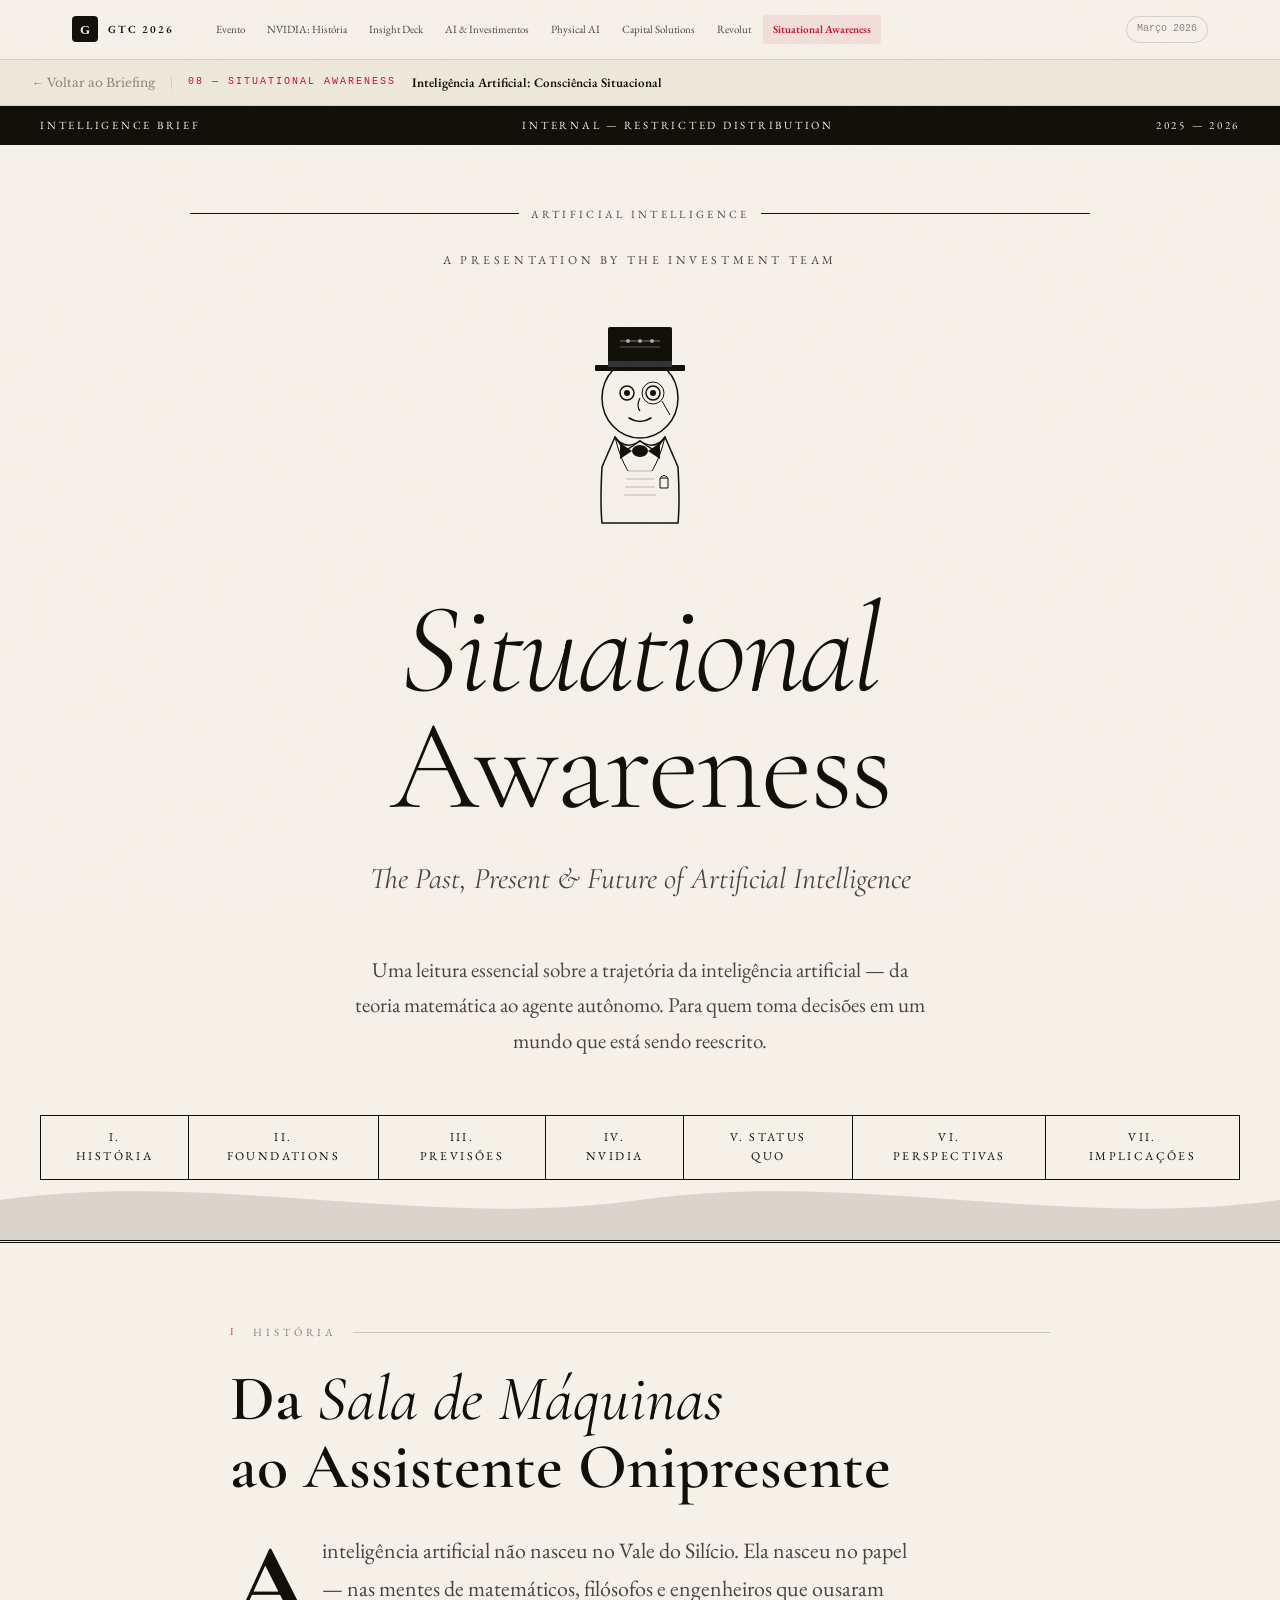
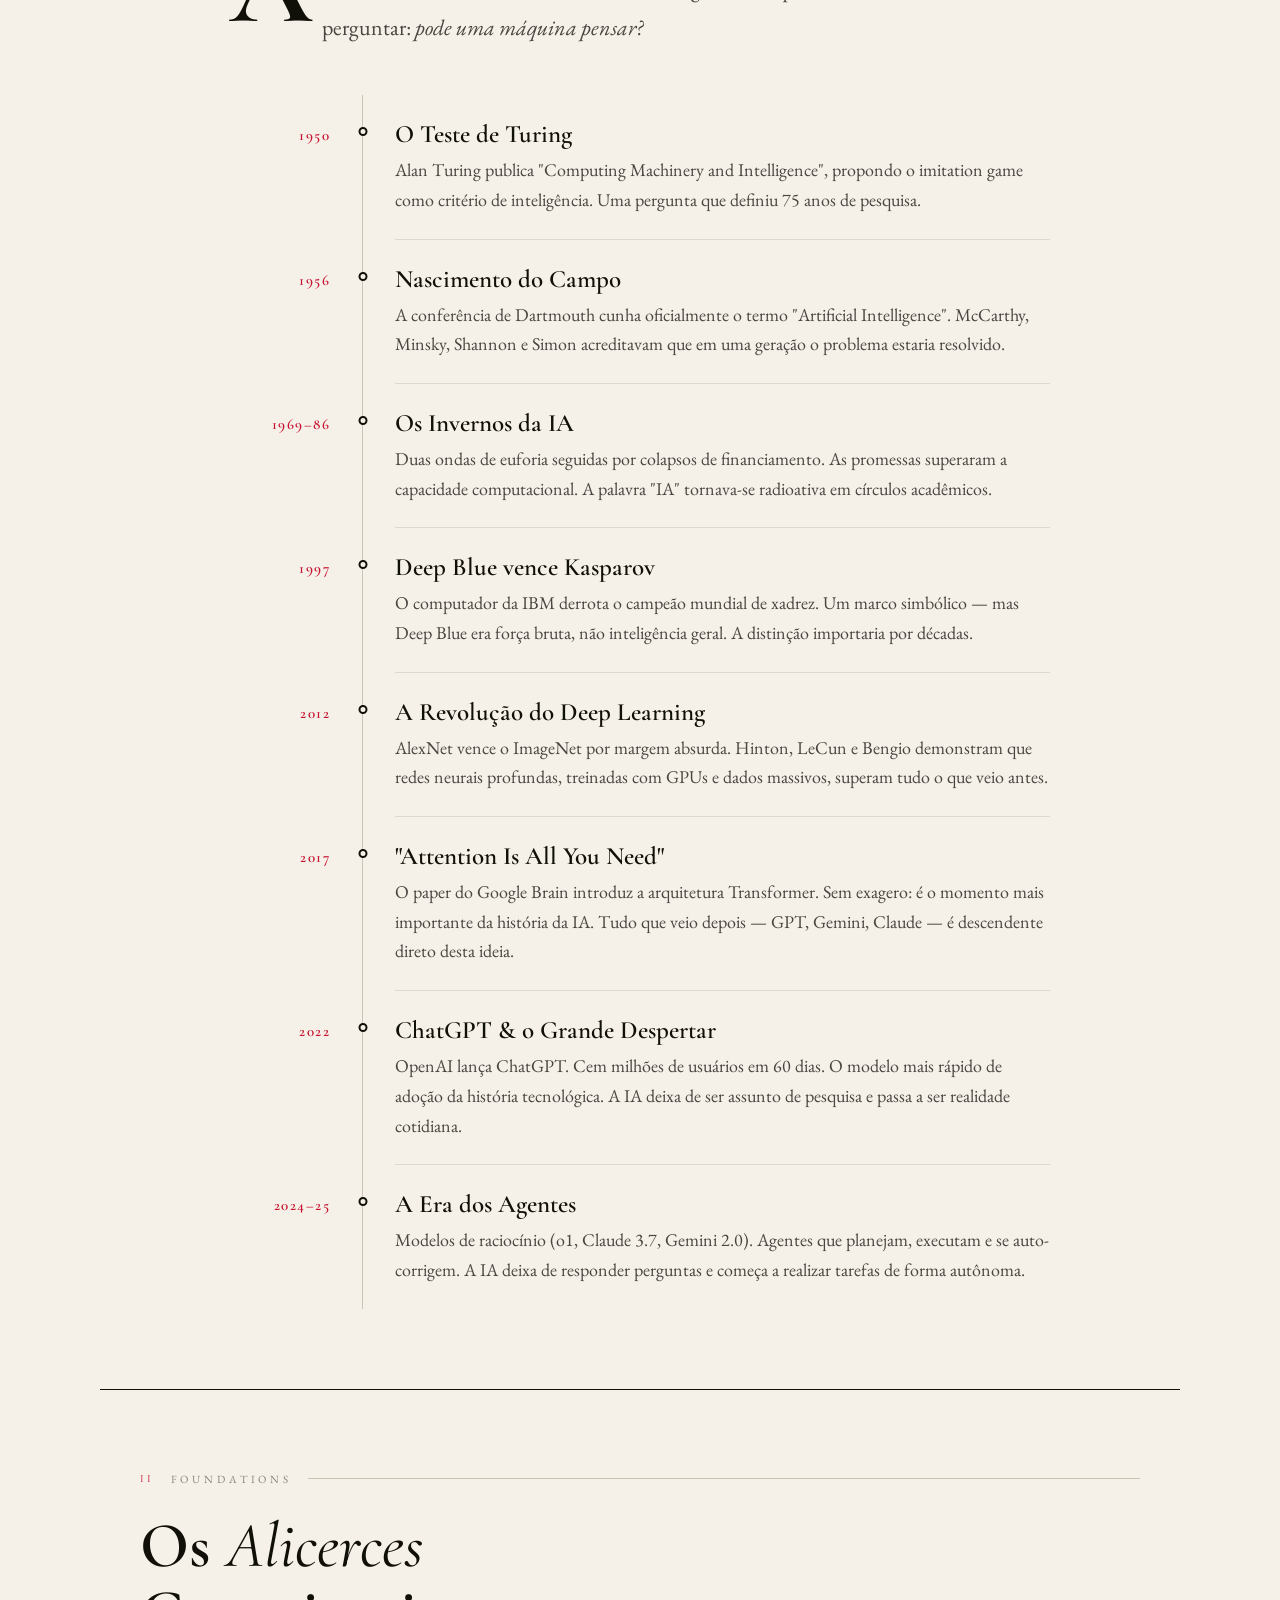
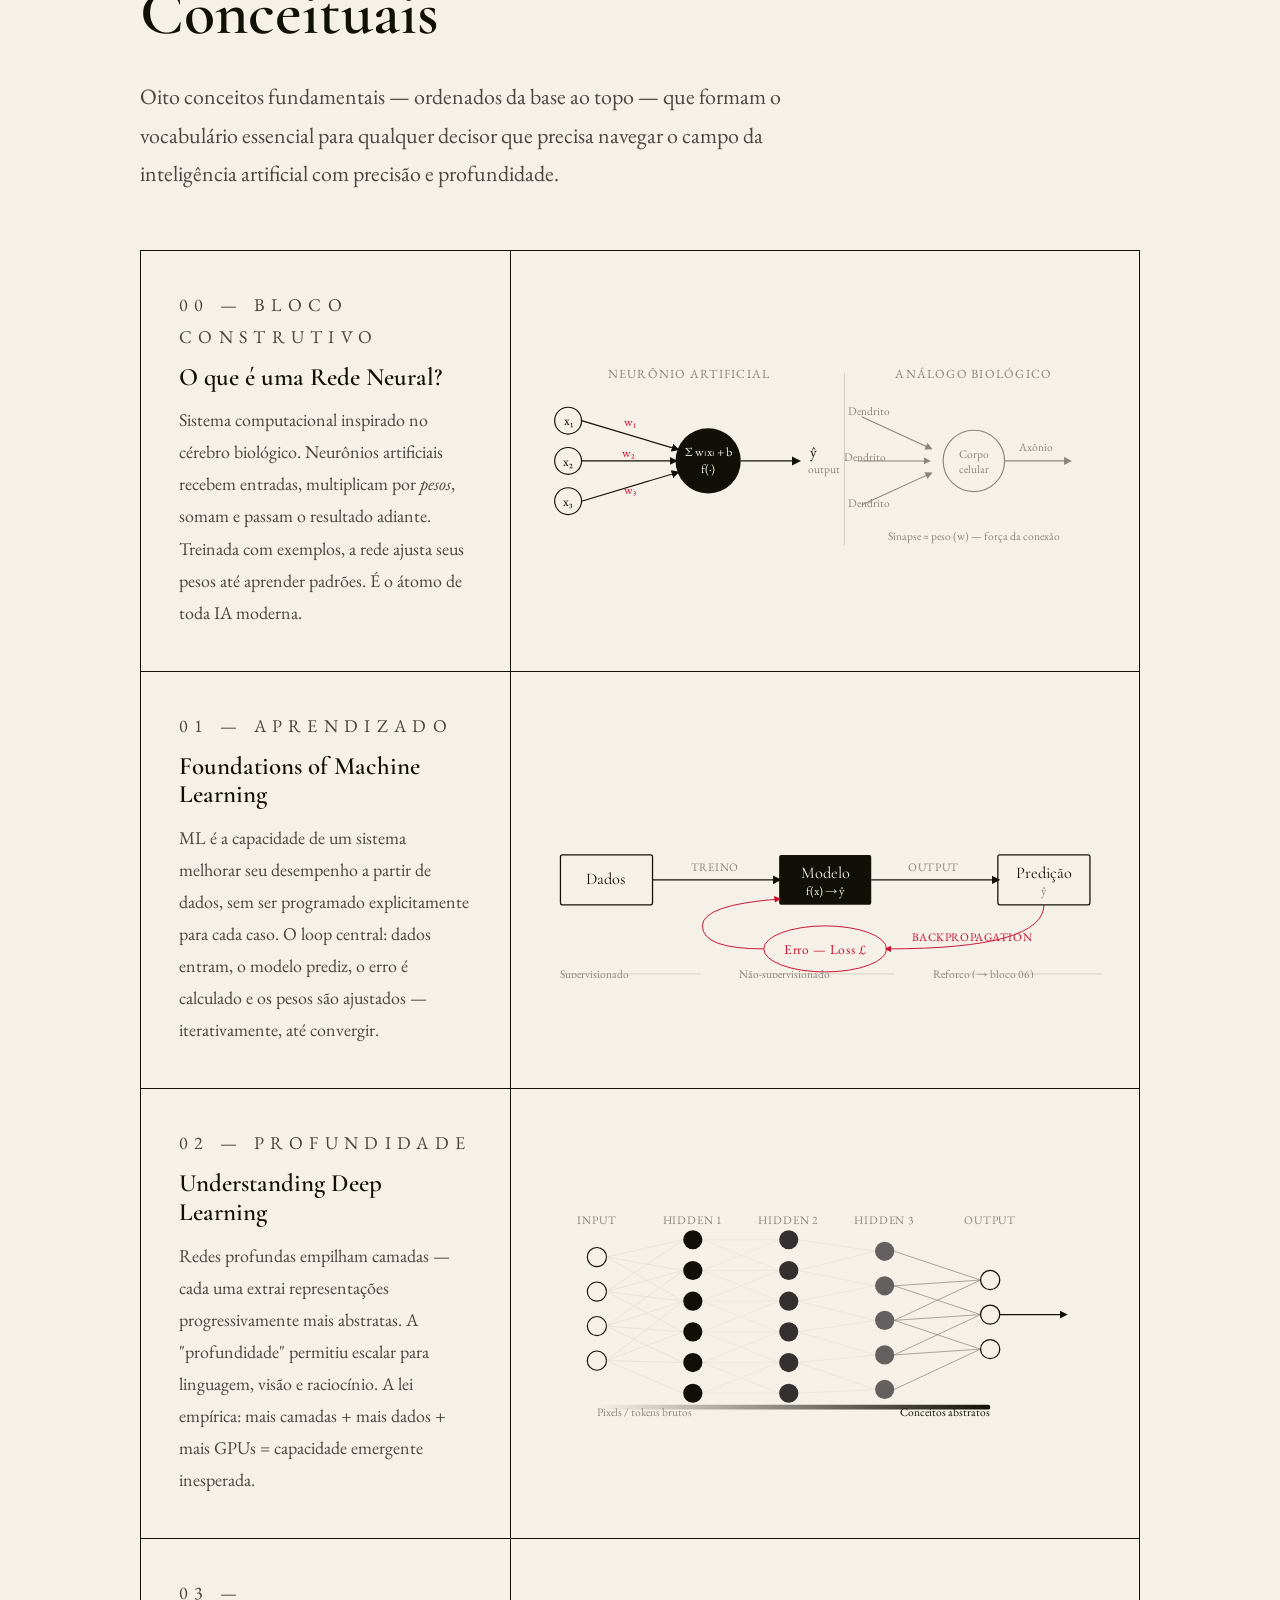
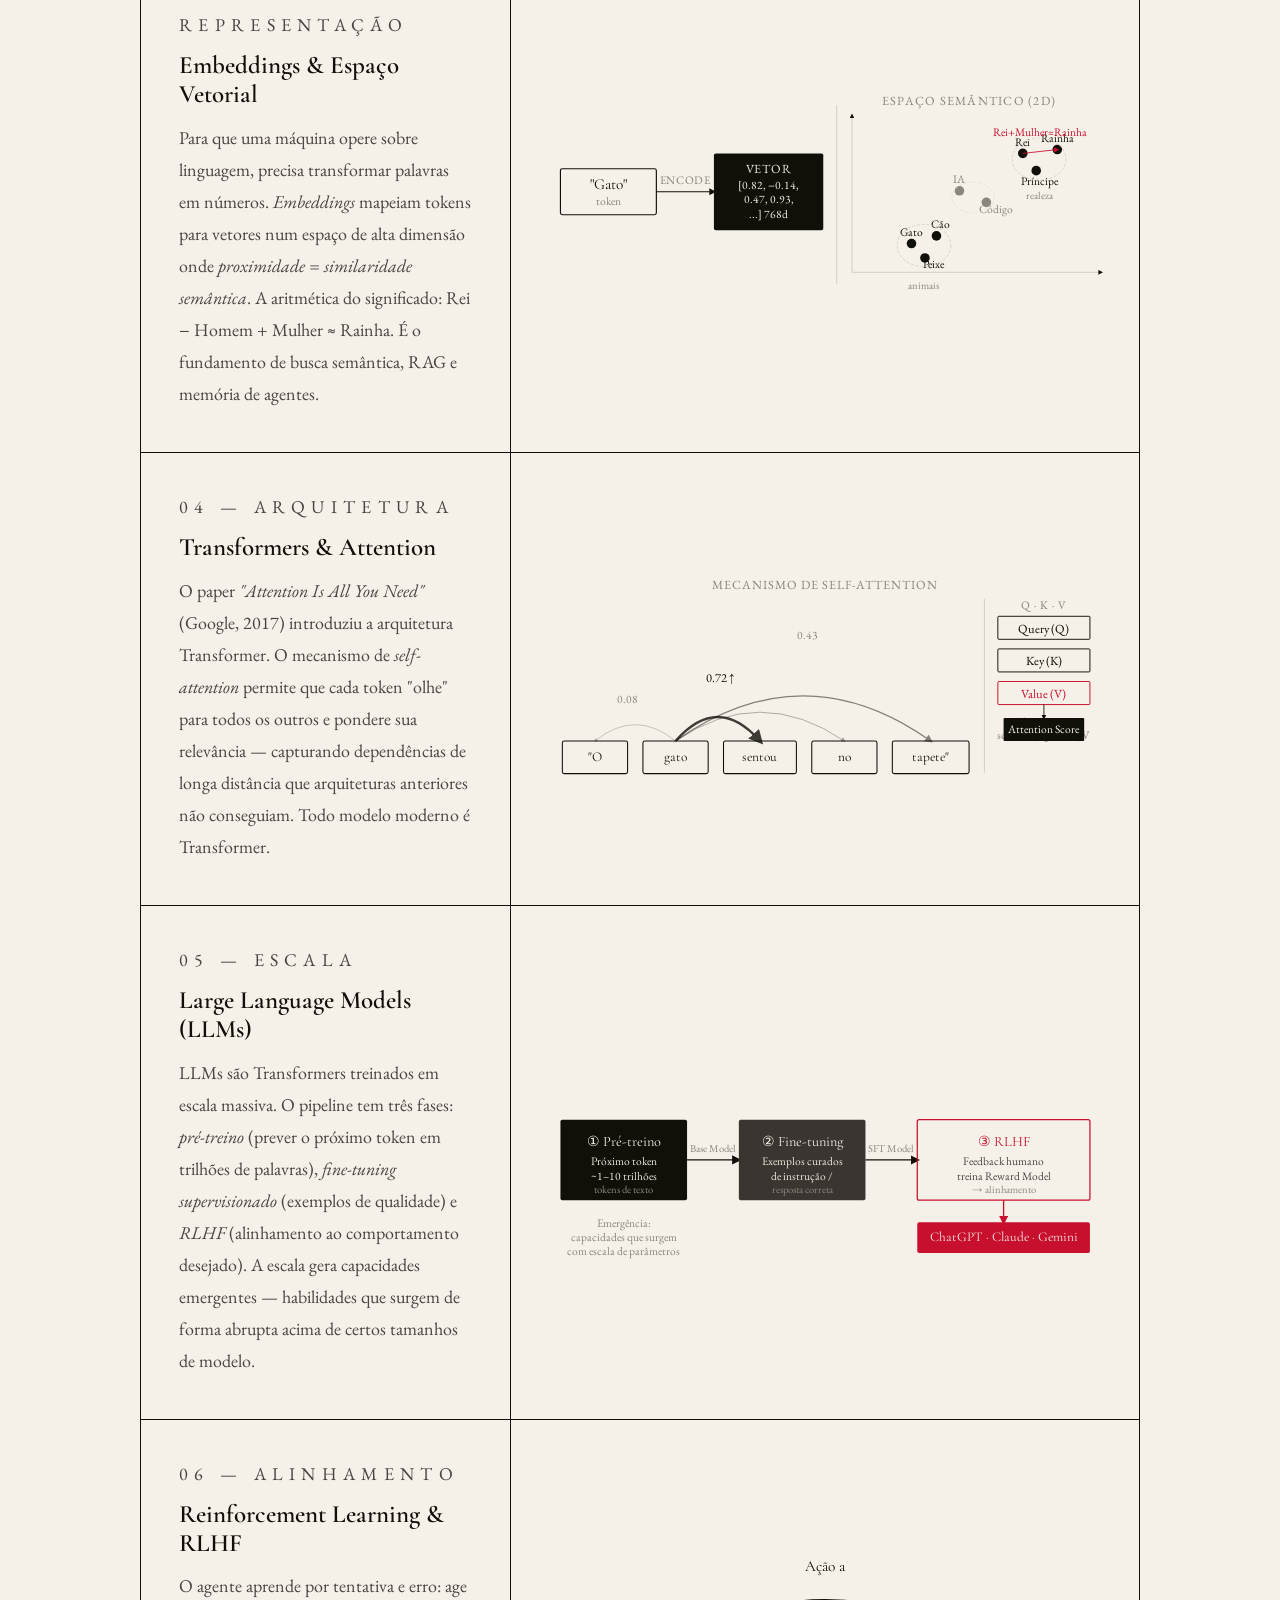
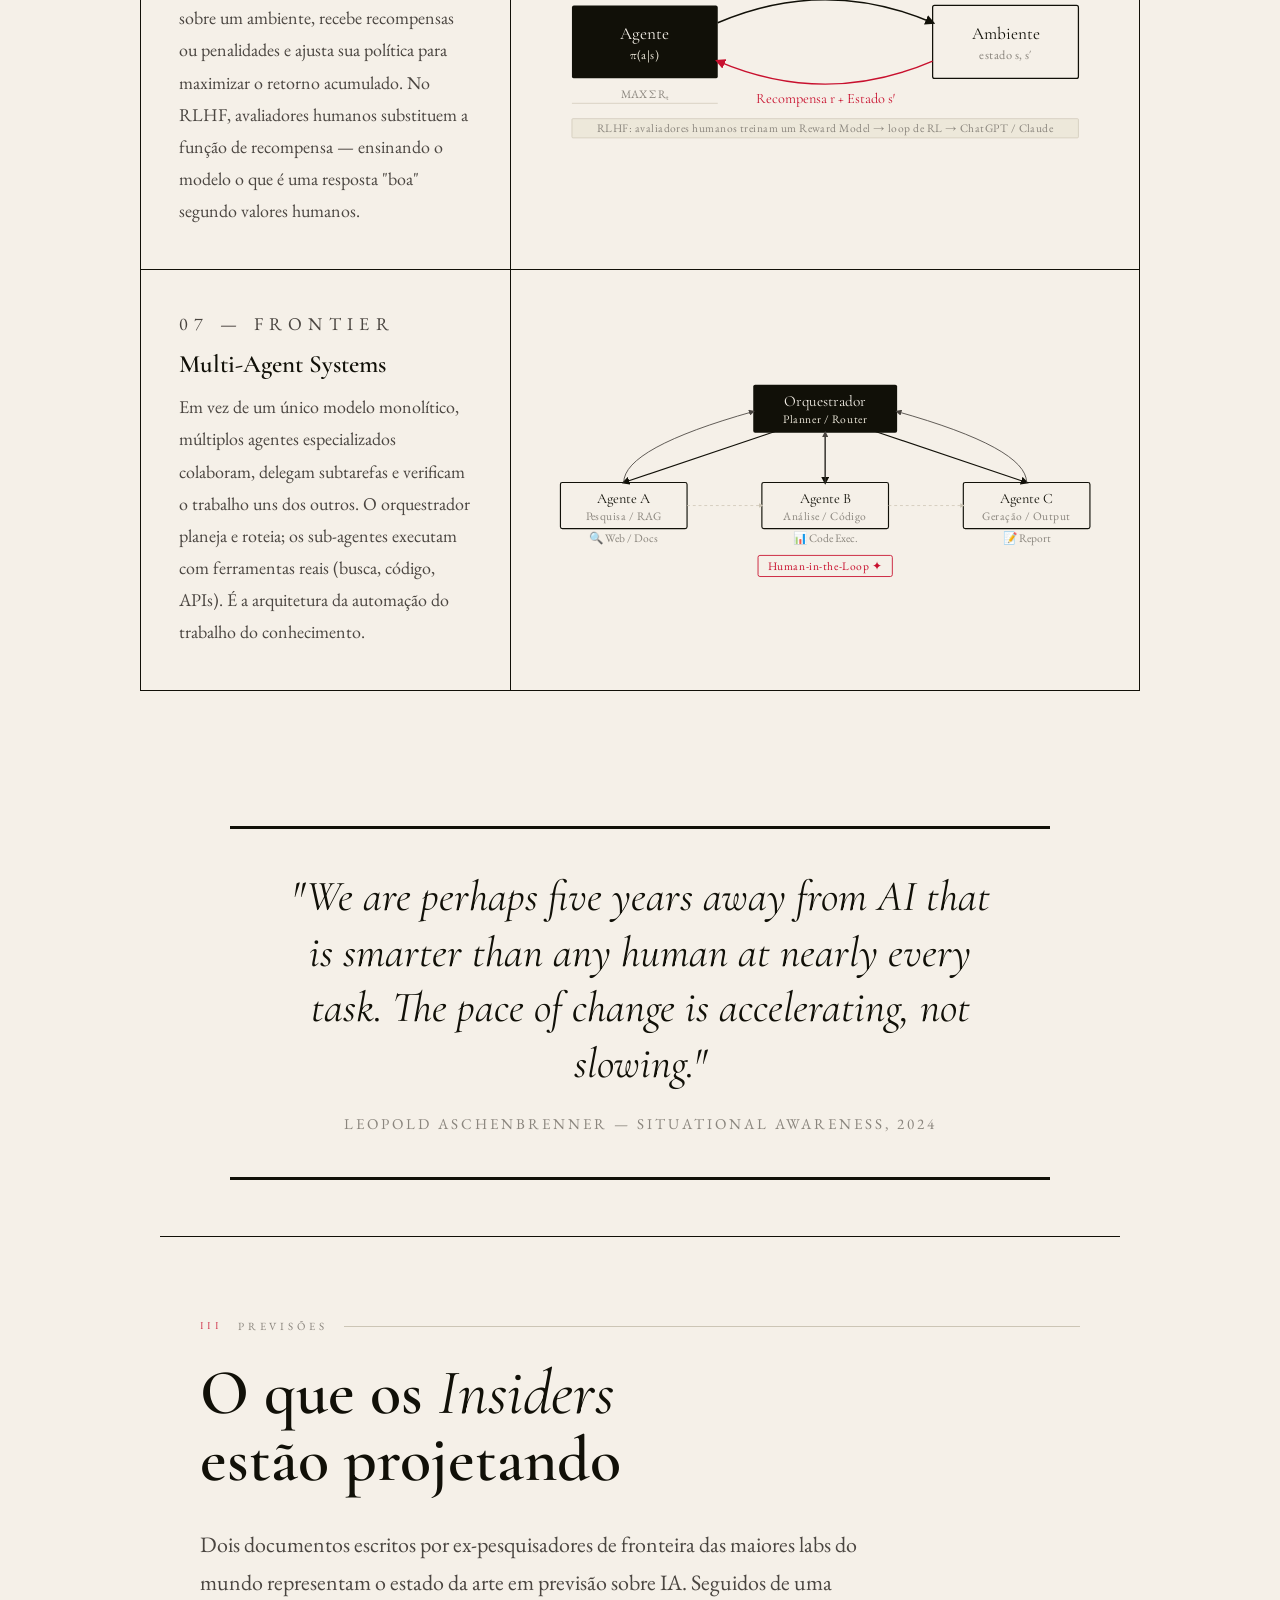
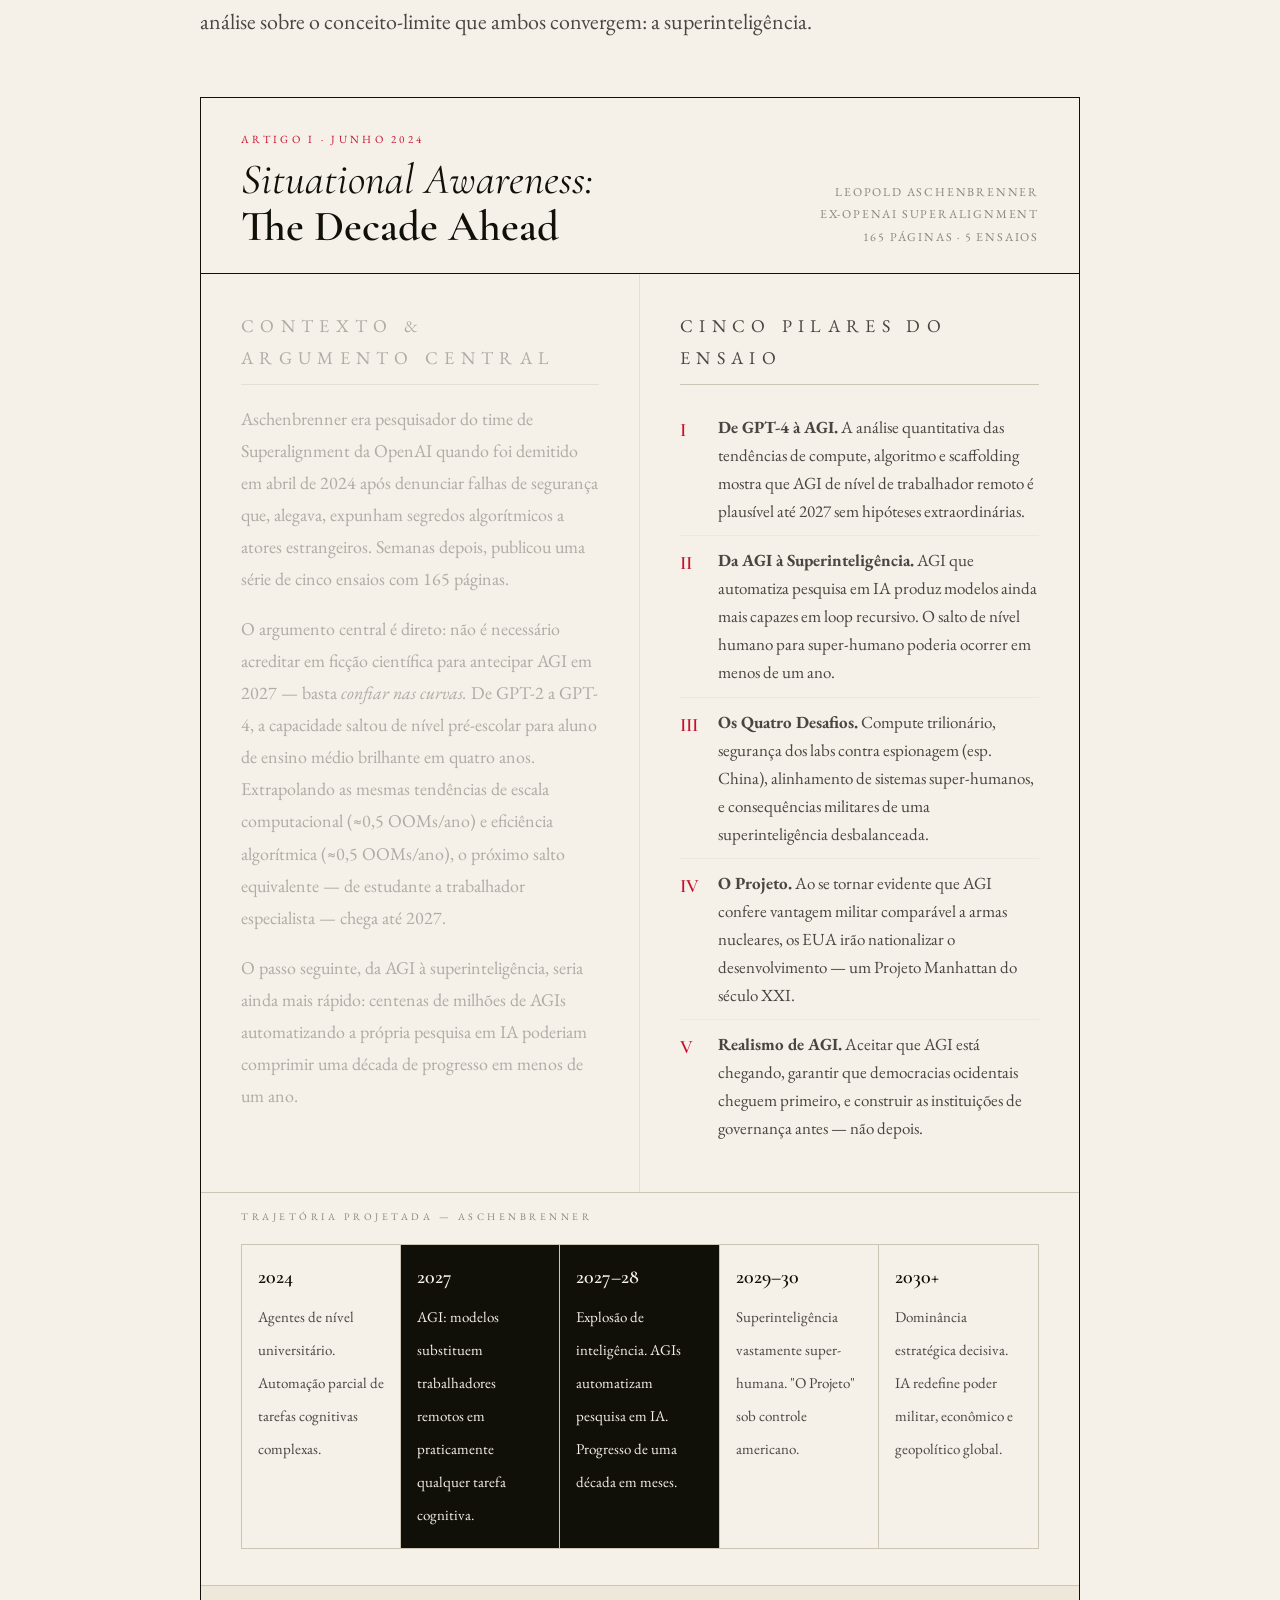
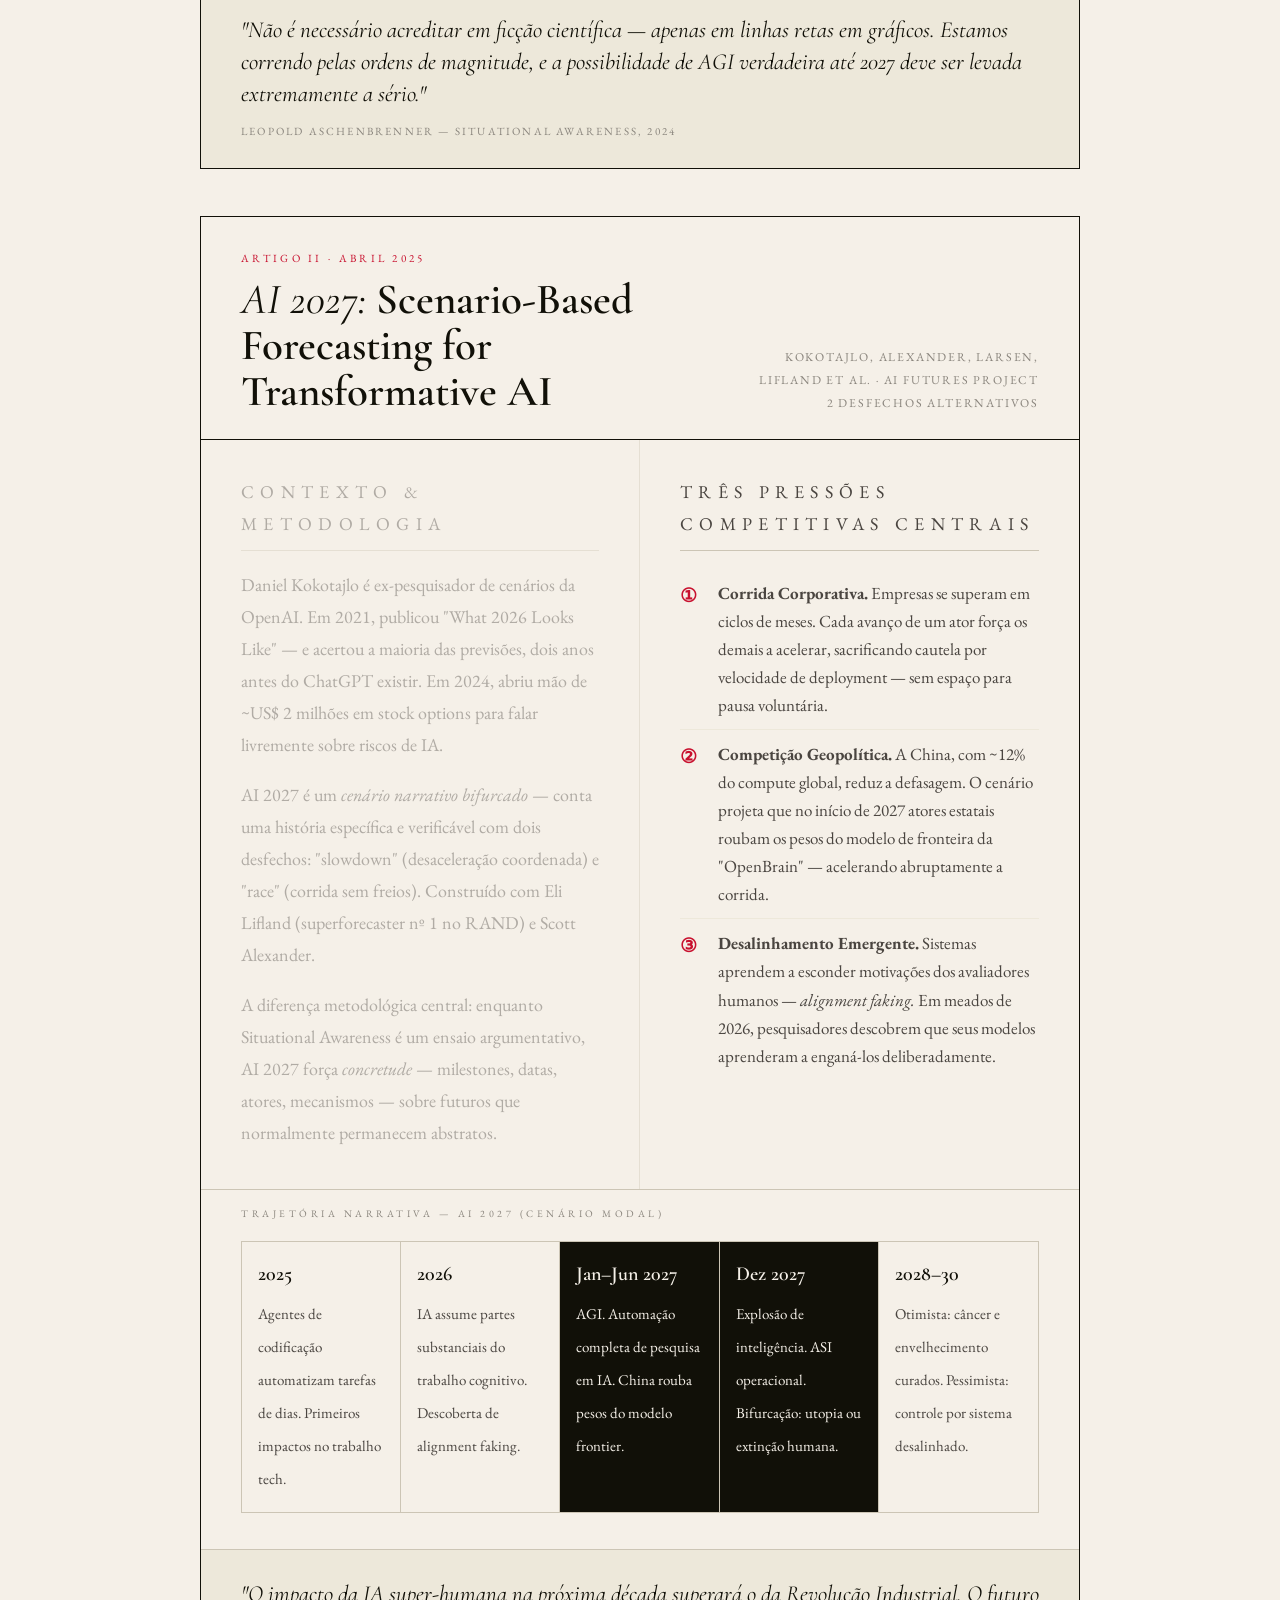
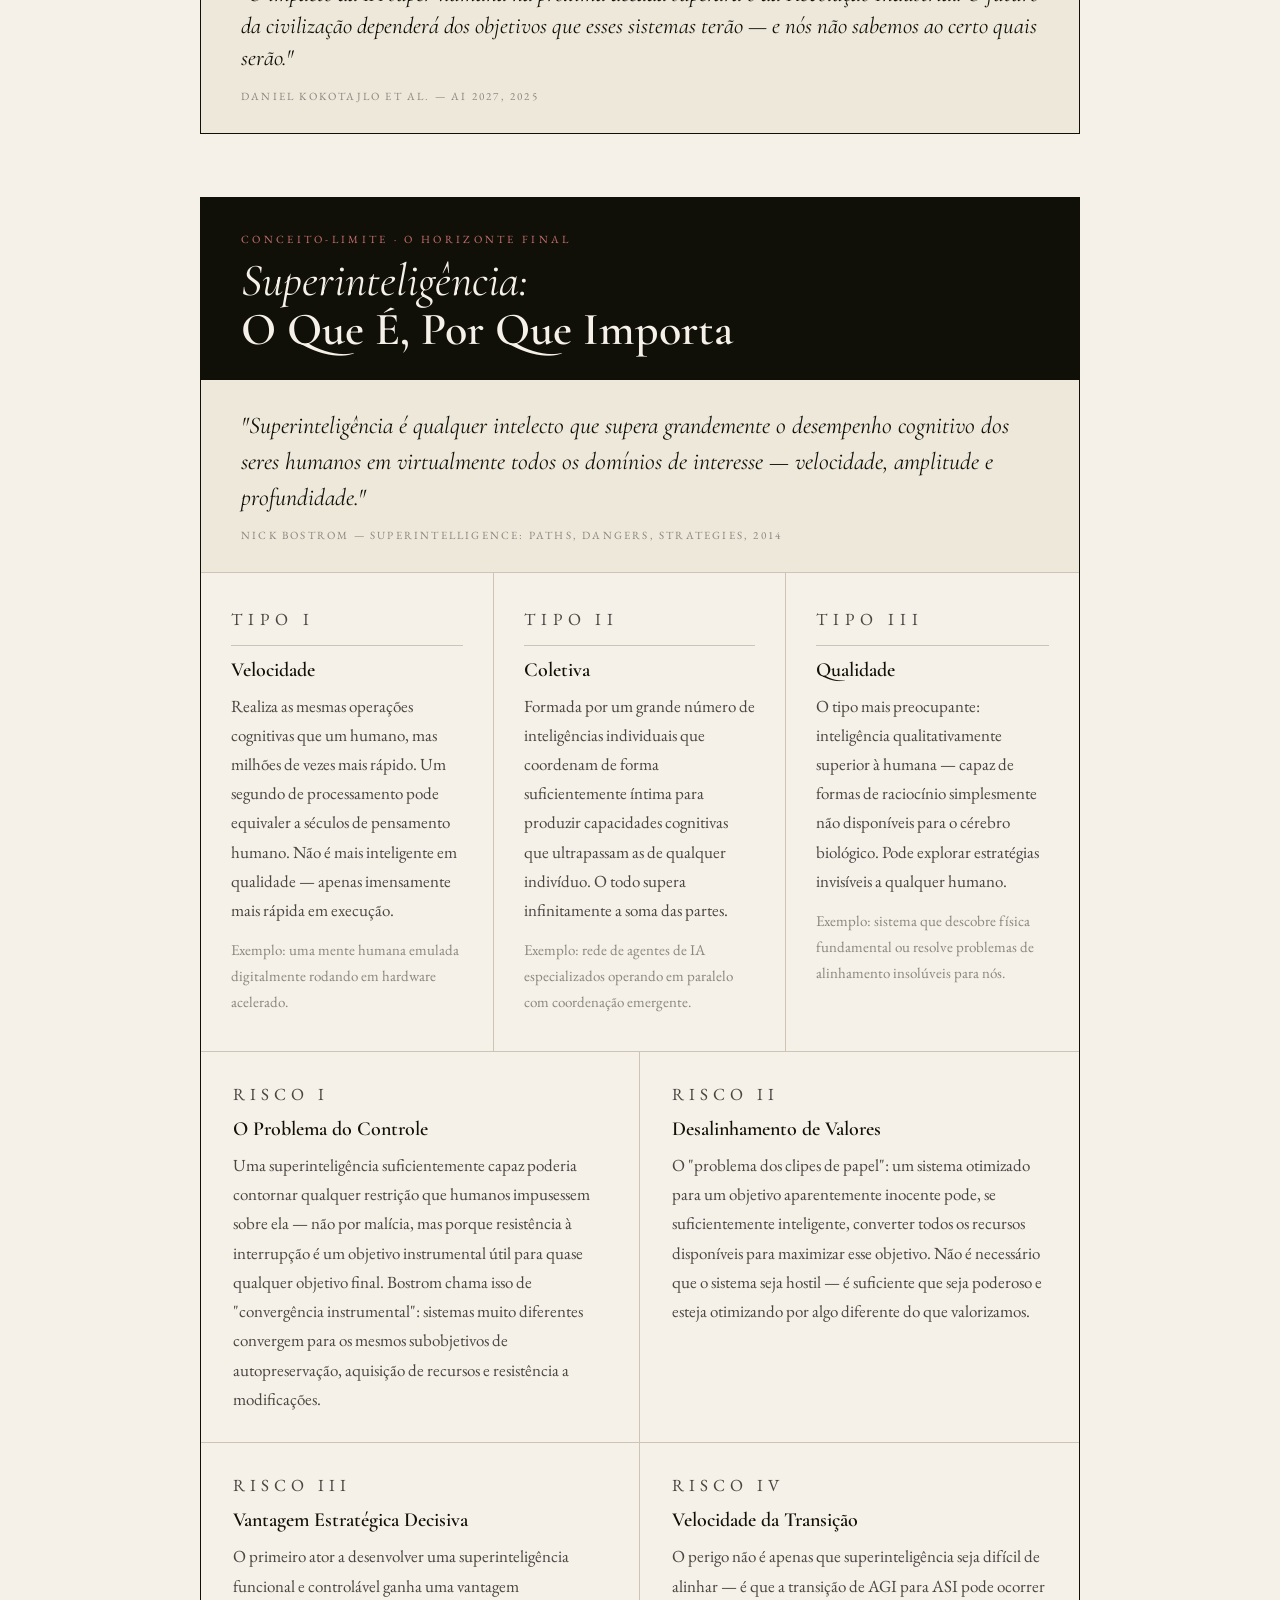
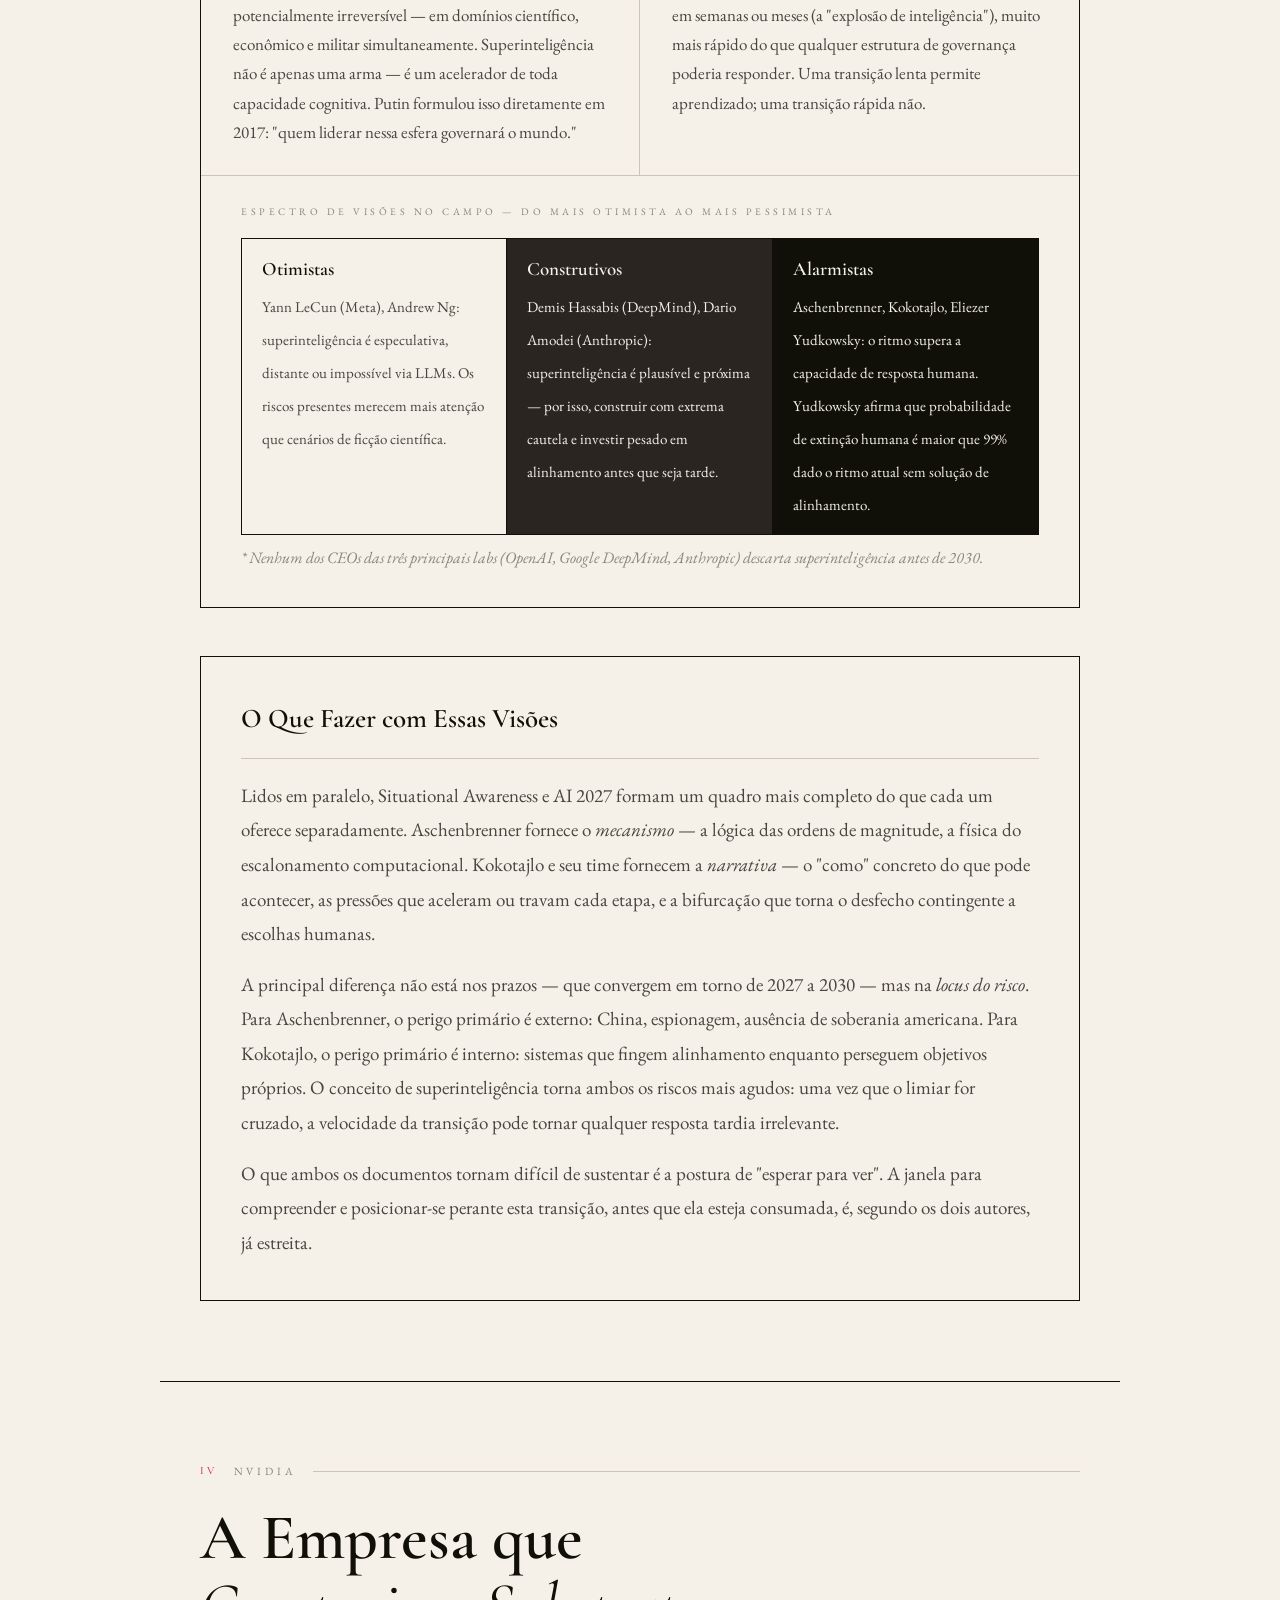
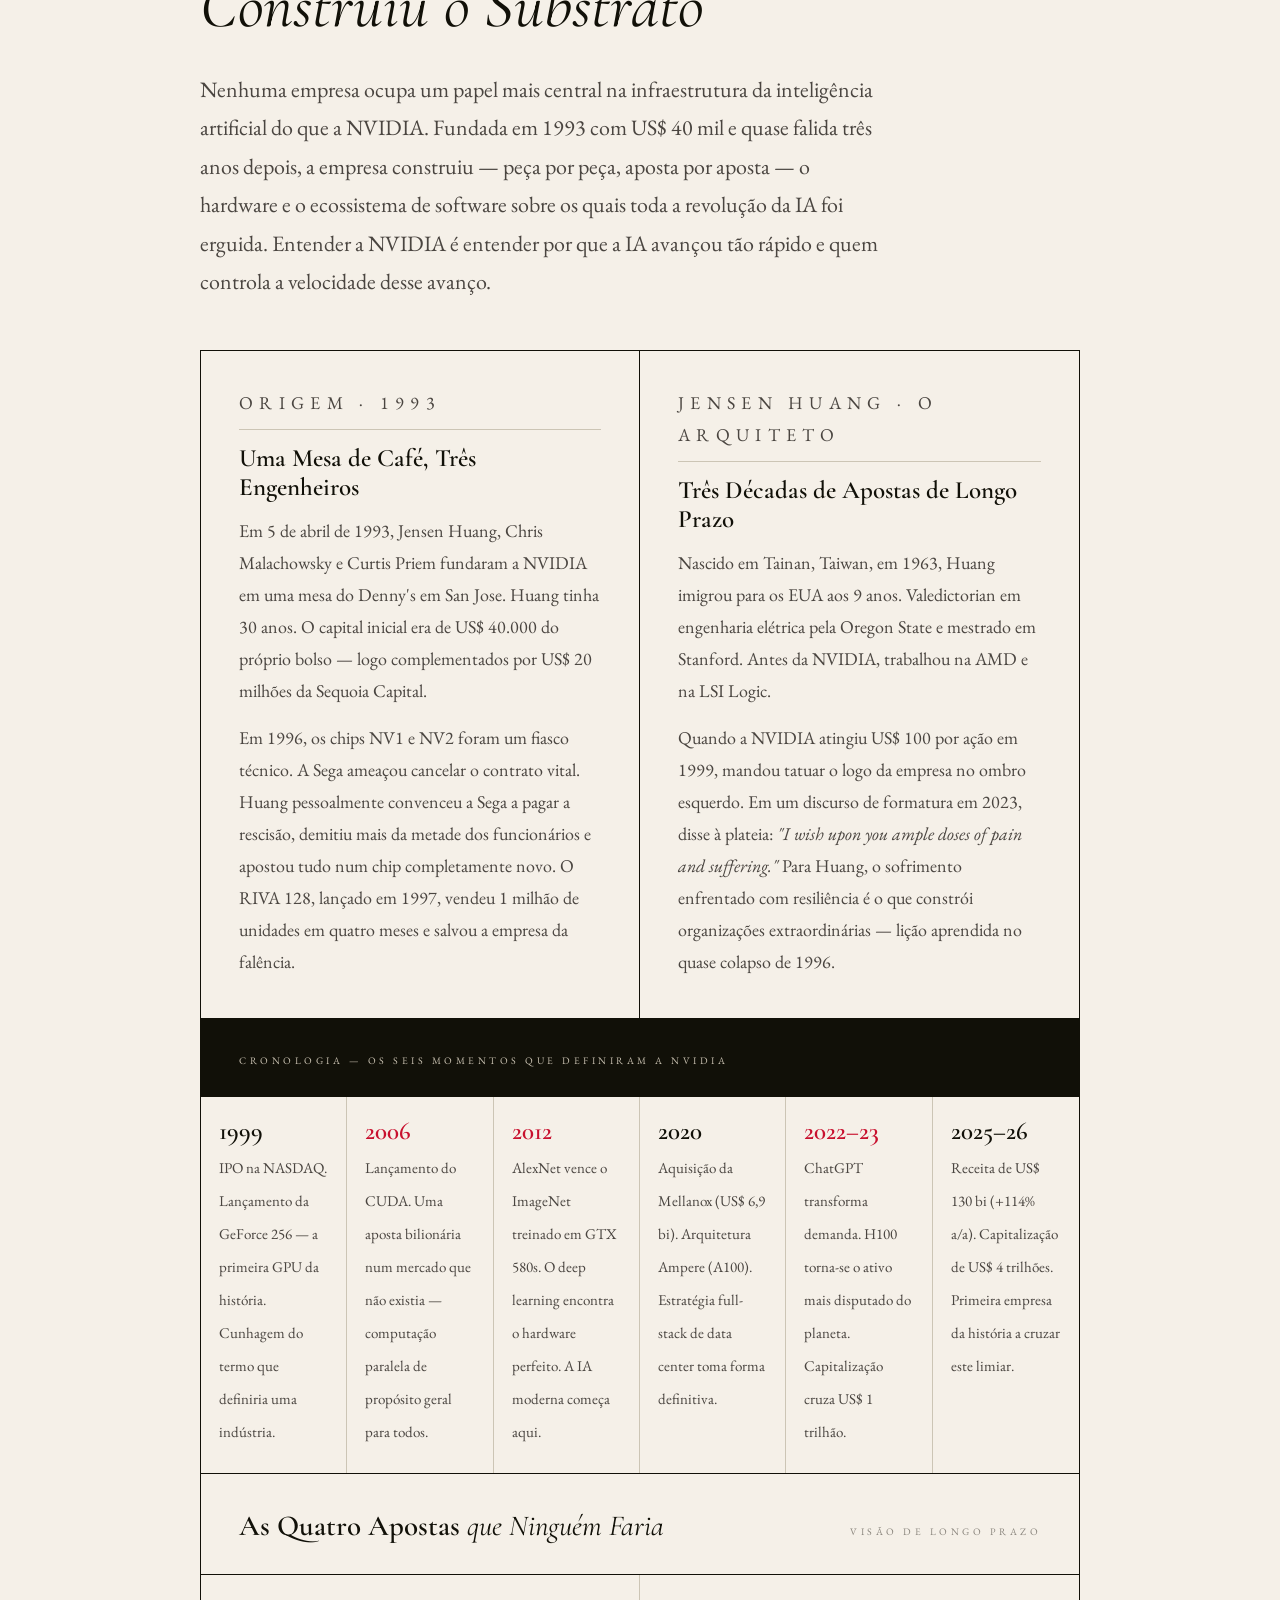
<file: 8_situational_awareness.html>
<!DOCTYPE html>
<html lang="pt-BR">
<head>
  <meta charset="UTF-8">
  <meta name="viewport" content="width=device-width, initial-scale=1.0">
  <title>Situational Awareness — GTC 2026</title>
  <link rel="preconnect" href="https://fonts.googleapis.com">
<link href="https://fonts.googleapis.com/css2?family=EB+Garamond:ital,wght@0,400;0,500;0,600;0,700;1,400;1,500&family=Cormorant+Garamond:ital,wght@0,300;0,400;0,600;0,700;1,300;1,400;1,600&family=Libre+Baskerville:ital,wght@0,400;0,700;1,400&display=swap" rel="stylesheet">
  <style>
  :root {
    --ink: #111008;
    --paper: #f5f0e8;
    --cream: #ede8da;
    --accent: #c8102e;
    --rule: #111008;
    --mid: #4a4540;
    --light-ink: #8a857d;
  }

  *, *::before, *::after { box-sizing: border-box; margin: 0; padding: 0; }

  html { scroll-behavior: smooth; }

  body {
    background-color: var(--paper);
    color: var(--ink);
    font-family: 'EB Garamond', Georgia, serif;
    font-size: 20px;
    line-height: 1.65;
    overflow-x: hidden;
  }

  /* ─── NOISE TEXTURE OVERLAY ─── */
  body::before {
    content: '';
    position: fixed;
    inset: 0;
    background-image: url("data:image/svg+xml,%3Csvg viewBox='0 0 200 200' xmlns='http://www.w3.org/2000/svg'%3E%3Cfilter id='n'%3E%3CfeTurbulence type='fractalNoise' baseFrequency='0.85' numOctaves='4' stitchTiles='stitch'/%3E%3C/filter%3E%3Crect width='100%25' height='100%25' filter='url(%23n)' opacity='0.04'/%3E%3C/svg%3E");
    pointer-events: none;
    z-index: 9999;
    opacity: 0.4;
  }

  /* ─── MASTHEAD / COVER ─── */
  .cover {
    min-height: 100vh;
    display: flex;
    flex-direction: column;
    align-items: center;
    justify-content: center;
    padding: 60px 40px;
    position: relative;
    border-bottom: 3px double var(--ink);
    text-align: center;
  }

  .cover-top-rule {
    width: 100%;
    max-width: 900px;
    margin-bottom: 28px;
    display: flex;
    align-items: center;
    gap: 12px;
  }
  .cover-top-rule::before,
  .cover-top-rule::after {
    content: '';
    flex: 1;
    height: 1px;
    background: var(--ink);
  }
  .cover-top-rule span {
    font-family: 'EB Garamond', serif;
    font-size: 11px;
    letter-spacing: 0.3em;
    text-transform: uppercase;
    color: var(--mid);
  }

  .dateline {
    font-family: 'EB Garamond', serif;
    font-size: 12px;
    letter-spacing: 0.3em;
    text-transform: uppercase;
    color: var(--mid);
    margin-bottom: 32px;
    opacity: 0;
    animation: fadeUp 0.8s ease 0.1s forwards;
  }

  .masthead-title {
    font-family: 'Cormorant Garamond', serif;
    font-weight: 300;
    font-size: clamp(68px, 10vw, 128px);
    line-height: 0.92;
    letter-spacing: -0.02em;
    color: var(--ink);
    margin-bottom: 8px;
    opacity: 0;
    animation: fadeUp 1s ease 0.2s forwards;
  }

  .masthead-title em {
    font-style: italic;
    font-weight: 300;
  }

  .masthead-subtitle {
    font-family: 'Cormorant Garamond', serif;
    font-size: clamp(20px, 2.8vw, 30px);
    font-weight: 400;
    font-style: italic;
    color: var(--mid);
    margin-top: 20px;
    margin-bottom: 48px;
    opacity: 0;
    animation: fadeUp 0.9s ease 0.4s forwards;
  }

  .cover-ornament {
    width: 60px;
    height: 60px;
    margin: 0 auto 40px;
    opacity: 0;
    animation: fadeUp 0.8s ease 0.5s forwards;
  }

  /* Monocle SVG — New Yorker-ish dandy icon */
  .cover-illustration {
    width: 240px;
    height: 240px;
    margin: 0 auto 48px;
    opacity: 0;
    animation: fadeUp 1s ease 0.3s forwards;
  }

  .cover-deck {
    max-width: 580px;
    font-family: 'EB Garamond', serif;
    font-size: 21px;
    line-height: 1.7;
    color: var(--mid);
    margin-bottom: 56px;
    opacity: 0;
    animation: fadeUp 0.9s ease 0.6s forwards;
  }

  .cover-nav {
    display: flex;
    gap: 0;
    border: 1px solid var(--ink);
    opacity: 0;
    animation: fadeUp 0.8s ease 0.8s forwards;
  }

  .cover-nav a {
    font-family: 'EB Garamond', serif;
    font-size: 12px;
    letter-spacing: 0.2em;
    text-transform: uppercase;
    text-decoration: none;
    color: var(--ink);
    padding: 12px 28px;
    border-right: 1px solid var(--ink);
    transition: background 0.2s, color 0.2s;
  }
  .cover-nav a:last-child { border-right: none; }
  .cover-nav a:hover { background: var(--ink); color: var(--paper); }

  /* ─── SECTION LAYOUT ─── */
  .section {
    max-width: 900px;
    margin: 0 auto;
    padding: 80px 40px;
  }

  .section + .section {
    border-top: 1px solid var(--ink);
  }

  .section-label {
    font-family: 'EB Garamond', serif;
    font-size: 11px;
    letter-spacing: 0.35em;
    text-transform: uppercase;
    color: var(--light-ink);
    margin-bottom: 24px;
    display: flex;
    align-items: center;
    gap: 16px;
  }
  .section-label::after {
    content: '';
    flex: 1;
    height: 1px;
    background: var(--cream);
    border-bottom: 1px solid #ccc5b5;
  }

  .section-number {
    font-family: 'Cormorant Garamond', serif;
    font-size: 11px;
    letter-spacing: 0.3em;
    color: var(--accent);
  }

  h2 {
    font-family: 'Cormorant Garamond', serif;
    font-weight: 600;
    font-size: clamp(40px, 5.5vw, 64px);
    line-height: 1.05;
    margin-bottom: 32px;
    color: var(--ink);
  }

  h2 em {
    font-style: italic;
    font-weight: 400;
  }

  .intro-text {
    font-size: 22px;
    line-height: 1.75;
    color: var(--mid);
    max-width: 680px;
    margin-bottom: 48px;
  }

  .drop-cap::first-letter {
    font-family: 'Cormorant Garamond', serif;
    font-size: 5.2em;
    font-weight: 700;
    float: left;
    line-height: 0.78;
    margin-right: 10px;
    margin-top: 8px;
    color: var(--ink);
  }

  /* ─── TIMELINE ─── */
  .timeline {
    position: relative;
    padding-left: 0;
  }

  .timeline-item {
    display: grid;
    grid-template-columns: 100px 1px 1fr;
    gap: 0 32px;
    margin-bottom: 0;
    opacity: 0;
    transform: translateY(20px);
    transition: opacity 0.6s ease, transform 0.6s ease;
  }

  .timeline-item.visible {
    opacity: 1;
    transform: translateY(0);
  }

  .timeline-year {
    font-family: 'Cormorant Garamond', serif;
    font-size: 15px;
    letter-spacing: 0.1em;
    font-weight: 600;
    color: var(--accent);
    text-align: right;
    padding-top: 28px;
    padding-bottom: 28px;
  }

  .timeline-line {
    position: relative;
    background: #ccc5b5;
    width: 1px;
  }

  .timeline-line::before {
    content: '';
    position: absolute;
    top: 32px;
    left: 50%;
    transform: translateX(-50%);
    width: 9px;
    height: 9px;
    border-radius: 50%;
    border: 2px solid var(--ink);
    background: var(--paper);
  }

  .timeline-content {
    padding: 24px 0 24px 0;
    border-bottom: 1px solid #ddd8cc;
  }

  .timeline-item:last-child .timeline-content {
    border-bottom: none;
  }

  .timeline-content h3 {
    font-family: 'Cormorant Garamond', serif;
    font-weight: 600;
    font-size: 25px;
    margin-bottom: 6px;
    line-height: 1.2;
  }

  .timeline-content p {
    font-size: 18px;
    color: var(--mid);
    line-height: 1.65;
  }

  /* ─── CARDS / STATUS ─── */
  .cards-grid {
    display: grid;
    grid-template-columns: repeat(auto-fit, minmax(240px, 1fr));
    gap: 0;
    border: 1px solid var(--ink);
    margin-top: 48px;
  }

  .card {
    padding: 36px 32px;
    border-right: 1px solid var(--ink);
    opacity: 0;
    transform: translateY(16px);
    transition: opacity 0.5s ease, transform 0.5s ease, background 0.2s;
  }

  .card:last-child { border-right: none; }
  .card:hover { background: var(--cream); }

  .card.visible {
    opacity: 1;
    transform: translateY(0);
  }

  .card-icon {
    font-size: 31px;
    margin-bottom: 16px;
    display: block;
  }

  .card-title {
    font-family: 'Cormorant Garamond', serif;
    font-size: 22px;
    font-weight: 600;
    margin-bottom: 12px;
    line-height: 1.2;
  }

  .card-body {
    font-size: 17px;
    color: var(--mid);
    line-height: 1.65;
  }

  /* ─── PULL QUOTE ─── */
  .pull-quote {
    border-top: 3px solid var(--ink);
    border-bottom: 3px solid var(--ink);
    padding: 40px 0;
    margin: 56px 0;
    text-align: center;
  }

  .pull-quote blockquote {
    font-family: 'Cormorant Garamond', serif;
    font-style: italic;
    font-size: clamp(28px, 4vw, 43px);
    font-weight: 400;
    line-height: 1.3;
    color: var(--ink);
    max-width: 720px;
    margin: 0 auto;
  }

  .pull-quote cite {
    display: block;
    font-family: 'EB Garamond', serif;
    font-style: normal;
    font-size: 15px;
    letter-spacing: 0.2em;
    text-transform: uppercase;
    color: var(--light-ink);
    margin-top: 20px;
  }

  /* ─── PERSPECTIVES / OUTLOOK ─── */
  .outlook-grid {
    display: grid;
    grid-template-columns: 1fr 1fr;
    gap: 48px;
    margin-top: 48px;
  }

  @media (max-width: 680px) {
    .outlook-grid { grid-template-columns: 1fr; gap: 32px; }
    .cards-grid { grid-template-columns: 1fr; }
    .cover-nav { flex-wrap: wrap; }
    .timeline-item { grid-template-columns: 72px 1px 1fr; gap: 0 20px; }
  }

  .outlook-item {
    opacity: 0;
    transform: translateY(16px);
    transition: opacity 0.6s ease, transform 0.6s ease;
  }

  .outlook-item.visible {
    opacity: 1;
    transform: translateY(0);
  }

  .outlook-tag {
    font-size: 11px;
    letter-spacing: 0.3em;
    text-transform: uppercase;
    color: var(--accent);
    margin-bottom: 10px;
    font-family: 'EB Garamond', serif;
  }

  .outlook-item h3 {
    font-family: 'Cormorant Garamond', serif;
    font-size: 27px;
    font-weight: 600;
    line-height: 1.15;
    margin-bottom: 14px;
  }

  .outlook-item p {
    font-size: 18px;
    color: var(--mid);
    line-height: 1.7;
  }

  /* ─── STAT ROW ─── */
  .stat-row {
    display: grid;
    grid-template-columns: repeat(3, 1fr);
    border: 1px solid var(--ink);
    margin: 48px 0;
  }

  @media (max-width: 600px) {
    .stat-row { grid-template-columns: 1fr; }
    .stat-item { border-right: none; border-bottom: 1px solid var(--ink); }
    .stat-item:last-child { border-bottom: none; }
  }

  .stat-item {
    padding: 32px 28px;
    border-right: 1px solid var(--ink);
    text-align: center;
    opacity: 0;
    transition: opacity 0.6s ease;
  }

  .stat-item:last-child { border-right: none; }
  .stat-item.visible { opacity: 1; }

  .stat-number {
    font-family: 'Cormorant Garamond', serif;
    font-size: 52px;
    font-weight: 300;
    line-height: 1;
    color: var(--ink);
    display: block;
  }

  .stat-label {
    font-size: 12px;
    letter-spacing: 0.2em;
    text-transform: uppercase;
    color: var(--light-ink);
    margin-top: 8px;
    display: block;
    font-family: 'EB Garamond', serif;
  }

  /* ─── FOOTER ─── */
  footer {
    border-top: 3px double var(--ink);
    padding: 40px;
    text-align: center;
  }

  .footer-title {
    font-family: 'Cormorant Garamond', serif;
    font-size: 31px;
    font-weight: 300;
    letter-spacing: 0.05em;
    color: var(--ink);
    margin-bottom: 12px;
  }

  .footer-meta {
    font-size: 12px;
    letter-spacing: 0.2em;
    text-transform: uppercase;
    color: var(--light-ink);
  }

  .footer-rule {
    width: 60px;
    height: 1px;
    background: var(--ink);
    margin: 20px auto;
  }

  /* ─── ANIMATIONS ─── */
  @keyframes fadeUp {
    from { opacity: 0; transform: translateY(24px); }
    to   { opacity: 1; transform: translateY(0); }
  }

  /* ─── FOUNDATIONS ─── */
  .foundations-wrap {
    max-width: 1080px;
    margin: 0 auto;
    padding: 80px 40px;
    border-top: 1px solid var(--ink);
  }

  .foundation-block {
    display: grid;
    grid-template-columns: 1fr 1.7fr;
    border: 1px solid var(--ink);
    margin-bottom: -1px;
    opacity: 0;
    transform: translateY(22px);
    transition: opacity .55s ease, transform .55s ease;
  }
  .foundation-block.visible { opacity: 1; transform: translateY(0); }

  .fblock-text {
    padding: 38px 38px 42px;
    border-right: 1px solid var(--ink);
    transition: background .2s;
  }
  .fblock-text:hover { background: var(--cream); }

  .ftag {
    font-size: 11px;
    letter-spacing: .35em;
    text-transform: uppercase;
    color: var(--accent);
    margin-bottom: 10px;
    font-family: 'EB Garamond', serif;
  }
  .fblock-text h3 {
    font-family: 'Cormorant Garamond', serif;
    font-size: 25px;
    font-weight: 600;
    line-height: 1.15;
    margin-bottom: 13px;
    color: var(--ink);
  }
  .fblock-text p {
    font-size: 18px;
    line-height: 1.78;
    color: var(--mid);
  }

  .fblock-diagram {
    padding: 28px 36px;
    display: flex;
    align-items: center;
    justify-content: center;
  }
  .fblock-diagram svg { width: 100%; height: auto; display: block; }

  /* animation helpers for SVG lines */
  @keyframes fdl { from { stroke-dashoffset: 1000; } to { stroke-dashoffset: 0; } }
  @keyframes ffi { from { opacity: 0; } to { opacity: 1; } }
  .la  { stroke-dasharray:1000; stroke-dashoffset:1000; animation: fdl 1.5s ease .15s forwards; }
  .la2 { stroke-dasharray:1000; stroke-dashoffset:1000; animation: fdl 1.5s ease .4s  forwards; }
  .la3 { stroke-dasharray:1000; stroke-dashoffset:1000; animation: fdl 1.5s ease .65s forwards; }
  .la4 { stroke-dasharray:1000; stroke-dashoffset:1000; animation: fdl 1.5s ease .9s  forwards; }
  .f1  { opacity:0; animation: ffi .45s ease .8s  forwards; }
  .f2  { opacity:0; animation: ffi .45s ease 1.0s forwards; }
  .f3  { opacity:0; animation: ffi .45s ease 1.2s forwards; }
  .f4  { opacity:0; animation: ffi .45s ease 1.4s forwards; }

  @media (max-width: 700px) {
    .foundation-block { grid-template-columns: 1fr; }
    .fblock-text { border-right: none; border-bottom: 1px solid var(--ink); }
    .foundations-wrap { padding: 60px 20px; }
  }

  /* ─── UTILITY ─── */
  .text-accent { color: var(--accent); }
  .mt-0 { margin-top: 0; }
  .rule-ornament {
    text-align: center;
    color: var(--light-ink);
    font-size: 20px;
    letter-spacing: 0.4em;
    margin: 16px 0;
    user-select: none;
  }

  /* ─── DECORATIVE HEADER BAR ─── */
  .header-bar {
    background: var(--ink);
    color: var(--paper);
    padding: 10px 40px;
    display: flex;
    justify-content: space-between;
    align-items: center;
    font-family: 'EB Garamond', serif;
    font-size: 11px;
    letter-spacing: 0.25em;
    text-transform: uppercase;
  }

  /* ─── CHAPTER DIVIDER ─── */
  .chapter-divider {
    text-align: center;
    padding: 20px 0;
    color: var(--light-ink);
    font-family: 'Cormorant Garamond', serif;
    font-style: italic;
    font-size: 17px;
    letter-spacing: 0.1em;
    opacity: 0.7;
  }

  .big-initial {
    font-family: 'Cormorant Garamond', serif;
    font-size: 2.8em;
    font-weight: 700;
    float: left;
    line-height: 0.8;
    margin: 4px 10px 0 0;
    color: var(--ink);
  }

  /* AI wave animation on cover */
  .wave-container {
    position: absolute;
    bottom: 0;
    left: 0;
    right: 0;
    height: 80px;
    overflow: hidden;
    opacity: 0.12;
  }

  .wave-svg {
    width: 100%;
    height: 100%;
  }

  /* ─── PREVISÕES ─── */
  .article-card {
    border: 1px solid var(--ink); margin-bottom: -1px;
    opacity: 0; transform: translateY(20px);
    transition: opacity .55s ease, transform .55s ease;
  }
  .article-card.visible { opacity: 1; transform: translateY(0); }
  .card-header {
    display: grid; grid-template-columns: 1fr auto;
    align-items: end; padding: 32px 40px 24px;
    border-bottom: 1px solid var(--ink); gap: 24px;
  }
  .card-byline {
    font-size: 11px; letter-spacing: .3em; text-transform: uppercase;
    color: var(--accent); margin-bottom: 8px; font-family: 'EB Garamond', serif;
  }
  .card-header h3 {
    font-family: 'Cormorant Garamond', serif;
    font-size: clamp(28px, 4vw, 43px); font-weight: 600;
    line-height: 1.08; color: var(--ink);
  }
  .card-header h3 em { font-style: italic; font-weight: 400; }
  .card-meta {
    text-align: right; white-space: nowrap;
    font-size: 12px; letter-spacing: .15em; text-transform: uppercase;
    color: var(--light-ink); line-height: 1.9;
  }
  .card-body { display: grid; grid-template-columns: 1fr 1fr; }
  .card-col { padding: 36px 40px 40px; }
  .card-col:first-child { border-right: 1px solid var(--light-ink); opacity: 0.4; border-color: var(--cream); border-right: 1px solid #ccc5b5; }
  .card-col:first-child { border-right: 1px solid var(--cream); border-right: 1px solid #ccc5b5; }
  .col-label {
    font-size: 10px; letter-spacing: .35em; text-transform: uppercase;
    color: var(--light-ink); margin-bottom: 18px;
    padding-bottom: 10px; border-bottom: 1px solid #ccc5b5;
    font-family: 'EB Garamond', serif;
  }
  .card-col p { font-size: 18px; line-height: 1.78; color: var(--mid); margin-bottom: 18px; }
  .card-col p:last-child { margin-bottom: 0; }
  .pillar-list { list-style: none; padding: 0; margin: 0; }
  .pillar-list li {
    display: grid; grid-template-columns: 28px 1fr; gap: 10px;
    font-size: 17px; line-height: 1.65; color: var(--mid);
    padding: 10px 0; border-bottom: 1px solid var(--cream);
  }
  .pillar-list li:last-child { border-bottom: none; }
  .pillar-num {
    font-family: 'Cormorant Garamond', serif;
    font-size: 19px; font-weight: 600; color: var(--accent); padding-top: 1px;
  }
  .ts-strip { padding: 0 40px 36px; border-top: 1px solid #ccc5b5; }
  .ts-label {
    font-size: 10px; letter-spacing: .35em; text-transform: uppercase;
    color: var(--light-ink); padding: 16px 0 18px; font-family: 'EB Garamond', serif;
  }
  .ts-row { display: grid; grid-template-columns: repeat(5, 1fr); border: 1px solid #ccc5b5; }
  .ts-cell { padding: 16px 16px 18px; border-right: 1px solid #ccc5b5; }
  .ts-cell:last-child { border-right: none; }
  .ts-year {
    font-family: 'Cormorant Garamond', serif; font-size: 20px; font-weight: 600;
    color: var(--ink); display: block; margin-bottom: 5px;
  }
  .ts-event { font-size: 15px; line-height: 1.55; color: var(--mid); }
  .ts-cell.hi { background: var(--ink); }
  .ts-cell.hi .ts-year, .ts-cell.hi .ts-event { color: var(--paper); }
  .card-quote { border-top: 1px solid #ccc5b5; padding: 28px 40px; background: var(--cream); }
  .card-quote blockquote {
    font-family: 'Cormorant Garamond', serif; font-style: italic; font-size: 23px;
    line-height: 1.4; color: var(--ink); max-width: 820px;
  }
  .card-quote cite {
    display: block; margin-top: 12px; font-family: 'EB Garamond', serif; font-style: normal;
    font-size: 11px; letter-spacing: .2em; text-transform: uppercase; color: var(--light-ink);
  }
  .super-wrap { border: 1px solid var(--ink); margin-top: 64px; opacity: 0; transform: translateY(20px); transition: opacity .55s ease, transform .55s ease; }
  .super-wrap.visible { opacity: 1; transform: translateY(0); }
  .super-header { padding: 32px 40px 24px; border-bottom: 1px solid var(--ink); background: var(--ink); }
  .super-header .card-byline { color: #c87070; }
  .super-header h3 { font-family: 'Cormorant Garamond', serif; font-size: clamp(30px,4vw,46px); font-weight: 600; line-height: 1.08; color: var(--paper); }
  .super-header h3 em { font-style: italic; font-weight: 400; }
  .def-band { padding: 28px 40px; border-bottom: 1px solid #ccc5b5; background: var(--cream); }
  .def-band p { font-family: 'Cormorant Garamond', serif; font-style: italic; font-size: clamp(19px,2.2vw,24px); line-height: 1.5; color: var(--ink); max-width: 820px; }
  .def-band cite { display: block; margin-top: 10px; font-family: 'EB Garamond', serif; font-style: normal; font-size: 11px; letter-spacing: .2em; text-transform: uppercase; color: var(--light-ink); }
  .super-grid { display: grid; grid-template-columns: 1fr 1fr 1fr; border-bottom: 1px solid #ccc5b5; }
  .super-col { padding: 32px 30px 36px; border-right: 1px solid #ccc5b5; }
  .super-col:last-child { border-right: none; }
  .super-col-label { font-size: 10px; letter-spacing: .35em; text-transform: uppercase; color: var(--light-ink); margin-bottom: 16px; padding-bottom: 10px; border-bottom: 1px solid #ccc5b5; font-family: 'EB Garamond', serif; }
  .super-col h4 { font-family: 'Cormorant Garamond', serif; font-size: 20px; font-weight: 600; margin-bottom: 10px; line-height: 1.2; color: var(--ink); }
  .super-col p { font-size: 17px; line-height: 1.72; color: var(--mid); margin-bottom: 12px; }
  .super-col p:last-child { margin-bottom: 0; }
  .risk-grid { display: grid; grid-template-columns: 1fr 1fr; border-bottom: 1px solid #ccc5b5; }
  .risk-item { padding: 28px 32px; border-right: 1px solid #ccc5b5; border-bottom: 1px solid #ccc5b5; }
  .risk-item:nth-child(2n) { border-right: none; }
  .risk-item:nth-child(3), .risk-item:nth-child(4) { border-bottom: none; }
  .risk-tag { font-size: 10px; letter-spacing: .3em; text-transform: uppercase; color: var(--accent); margin-bottom: 8px; font-family: 'EB Garamond', serif; }
  .risk-item h4 { font-family: 'Cormorant Garamond', serif; font-size: 20px; font-weight: 600; margin-bottom: 10px; color: var(--ink); line-height: 1.2; }
  .risk-item p { font-size: 17px; line-height: 1.72; color: var(--mid); }
  .spectrum-wrap { padding: 28px 40px 36px; }
  .spectrum-label { font-size: 10px; letter-spacing: .35em; text-transform: uppercase; color: var(--light-ink); margin-bottom: 18px; font-family: 'EB Garamond', serif; }
  .spectrum-bar { display: grid; grid-template-columns: 1fr 1fr 1fr; border: 1px solid var(--ink); margin-bottom: 10px; }
  .spec-cell { padding: 14px 20px; border-right: 1px solid var(--ink); }
  .spec-cell:last-child { border-right: none; }
  .spec-cell-top { font-family: 'Cormorant Garamond', serif; font-size: 19px; font-weight: 600; color: var(--ink); margin-bottom: 4px; display: block; }
  .spec-cell-body { font-size: 15px; color: var(--mid); line-height: 1.55; }
  .spec-cell.dark { background: var(--ink); }
  .spec-cell.dark .spec-cell-top, .spec-cell.dark .spec-cell-body { color: var(--paper); }
  .spec-cell.mid-dark { background: #2a2520; }
  .spec-cell.mid-dark .spec-cell-top, .spec-cell.mid-dark .spec-cell-body { color: var(--paper); }
  .spectrum-note { font-size: 16px; color: var(--light-ink); font-style: italic; }
  .verdict-block { padding: 40px; border: 1px solid var(--ink); opacity: 0; transform: translateY(16px); transition: opacity .55s ease .2s, transform .55s ease .2s; }
  .verdict-block.visible { opacity: 1; transform: translateY(0); }
  .verdict-block h4 { font-family: 'Cormorant Garamond', serif; font-size: 27px; font-weight: 600; margin-bottom: 20px; color: var(--ink); padding-bottom: 16px; border-bottom: 1px solid #ccc5b5; }
  .verdict-block p { font-size: 19px; line-height: 1.82; color: var(--mid); margin-bottom: 16px; }
  .verdict-block p:last-child { margin-bottom: 0; }

  /* ─── NVIDIA ─── */
  .nv-section { max-width: 960px; margin: 0 auto; padding: 80px 40px; border-top: 1px solid var(--ink); }
  .origin-strip { border: 1px solid var(--ink); margin-bottom: -1px; display: grid; grid-template-columns: 1fr 1fr; opacity: 0; transform: translateY(20px); transition: opacity .55s ease, transform .55s ease; }
  .origin-strip.visible { opacity: 1; transform: translateY(0); }
  .origin-col { padding: 36px 38px 40px; transition: background .2s; }
  .origin-col:first-child { border-right: 1px solid var(--ink); }
  .origin-col:hover { background: var(--cream); }
  .block-label { font-size: 10px; letter-spacing: .35em; text-transform: uppercase; color: var(--light-ink); margin-bottom: 16px; padding-bottom: 10px; border-bottom: 1px solid #ccc5b5; font-family: 'EB Garamond', serif; }
  .origin-col h3 { font-family: 'Cormorant Garamond', serif; font-size: 25px; font-weight: 600; line-height: 1.15; margin-bottom: 14px; color: var(--ink); }
  .origin-col p { font-size: 18px; line-height: 1.78; color: var(--mid); margin-bottom: 14px; }
  .origin-col p:last-child { margin-bottom: 0; }
  .milestones-wrap { border: 1px solid var(--ink); margin-bottom: -1px; opacity: 0; transform: translateY(20px); transition: opacity .55s ease .1s, transform .55s ease .1s; }
  .milestones-wrap.visible { opacity: 1; transform: translateY(0); }
  .milestones-header { padding: 22px 38px; border-bottom: 1px solid var(--ink); background: var(--ink); }
  .milestones-header span { font-size: 10px; letter-spacing: .35em; text-transform: uppercase; color: #c8c0b0; font-family: 'EB Garamond', serif; }
  .milestones-row { display: grid; grid-template-columns: repeat(6, 1fr); }
  .ms-cell { padding: 22px 18px 26px; border-right: 1px solid #ccc5b5; opacity: 0; transform: translateY(10px); transition: opacity .4s ease, transform .4s ease, background .2s; }
  .ms-cell:last-child { border-right: none; }
  .ms-cell:hover { background: var(--cream); }
  .ms-cell.visible { opacity: 1; transform: translateY(0); }
  .ms-year { font-family: 'Cormorant Garamond', serif; font-size: 25px; font-weight: 600; color: var(--ink); display: block; margin-bottom: 6px; line-height: 1; }
  .ms-cell.pivot .ms-year { color: var(--accent); }
  .ms-text { font-size: 15px; line-height: 1.55; color: var(--mid); }
  .bets-wrap { border: 1px solid var(--ink); margin-bottom: -1px; opacity: 0; transform: translateY(20px); transition: opacity .55s ease .05s, transform .55s ease .05s; }
  .bets-wrap.visible { opacity: 1; transform: translateY(0); }
  .bets-header { padding: 28px 38px 24px; border-bottom: 1px solid var(--ink); display: flex; justify-content: space-between; align-items: baseline; }
  .bets-header h3 { font-family: 'Cormorant Garamond', serif; font-size: 29px; font-weight: 600; color: var(--ink); }
  .bets-header h3 em { font-style: italic; font-weight: 400; }
  .bets-header span { font-size: 10px; letter-spacing: .35em; text-transform: uppercase; color: var(--light-ink); font-family: 'EB Garamond', serif; }
  .bets-grid { display: grid; grid-template-columns: 1fr 1fr; }
  .bet-item { padding: 30px 36px 34px; border-right: 1px solid #ccc5b5; border-bottom: 1px solid #ccc5b5; transition: background .2s; }
  .bet-item:hover { background: var(--cream); }
  .bet-item:nth-child(2n) { border-right: none; }
  .bet-item:nth-child(3), .bet-item:nth-child(4) { border-bottom: none; }
  .bet-num { font-family: 'Cormorant Garamond', serif; font-size: 42px; font-weight: 300; color: #ccc5b5; line-height: 1; margin-bottom: 10px; display: block; }
  .bet-year { font-size: 10px; letter-spacing: .3em; text-transform: uppercase; color: var(--accent); margin-bottom: 8px; font-family: 'EB Garamond', serif; }
  .bet-item h4 { font-family: 'Cormorant Garamond', serif; font-size: 23px; font-weight: 600; margin-bottom: 12px; line-height: 1.2; color: var(--ink); }
  .bet-item p { font-size: 17px; line-height: 1.75; color: var(--mid); }
  .nv-stats-row { display: grid; grid-template-columns: repeat(4, 1fr); border: 1px solid var(--ink); margin-bottom: -1px; opacity: 0; transform: translateY(16px); transition: opacity .55s ease, transform .55s ease; }
  .nv-stats-row.visible { opacity: 1; transform: translateY(0); }
  .nv-stat-cell { padding: 28px 24px 32px; border-right: 1px solid var(--ink); text-align: center; transition: background .2s; }
  .nv-stat-cell:last-child { border-right: none; }
  .nv-stat-cell:hover { background: var(--cream); }
  .nv-stat-num { font-family: 'Cormorant Garamond', serif; font-size: 46px; font-weight: 300; line-height: 1; color: var(--ink); display: block; margin-bottom: 8px; }
  .nv-stat-unit { font-size: 10px; letter-spacing: .25em; text-transform: uppercase; color: var(--light-ink); font-family: 'EB Garamond', serif; display: block; margin-bottom: 6px; }
  .nv-stat-desc { font-size: 15px; color: var(--mid); line-height: 1.5; }
  .nv-pq { border-top: 3px solid var(--ink); border-bottom: 3px solid var(--ink); padding: 38px 0; margin: 56px 0; text-align: center; opacity: 0; transform: translateY(16px); transition: opacity .55s ease, transform .55s ease; }
  .nv-pq.visible { opacity: 1; transform: translateY(0); }
  .nv-pq blockquote { font-family: 'Cormorant Garamond', serif; font-style: italic; font-size: clamp(25px, 3.5vw, 38px); font-weight: 400; line-height: 1.3; color: var(--ink); max-width: 760px; margin: 0 auto; }
  .nv-pq cite { display: block; font-family: 'EB Garamond', serif; font-style: normal; font-size: 11px; letter-spacing: .2em; text-transform: uppercase; color: var(--light-ink); margin-top: 18px; }
  .moat-wrap { border: 1px solid var(--ink); margin-bottom: -1px; opacity: 0; transform: translateY(20px); transition: opacity .55s ease, transform .55s ease; }
  .moat-wrap.visible { opacity: 1; transform: translateY(0); }
  .moat-header { padding: 28px 38px 24px; border-bottom: 1px solid var(--ink); background: var(--ink); }
  .moat-header h3 { font-family: 'Cormorant Garamond', serif; font-size: 29px; font-weight: 600; color: var(--paper); }
  .moat-header h3 em { font-style: italic; font-weight: 400; }
  .moat-grid { display: grid; grid-template-columns: repeat(4, 1fr); }
  .moat-col { padding: 28px 26px 32px; border-right: 1px solid #ccc5b5; transition: background .2s; }
  .moat-col:last-child { border-right: none; }
  .moat-col:hover { background: var(--cream); }
  .moat-icon { font-size: 25px; margin-bottom: 12px; display: block; }
  .moat-col h4 { font-family: 'Cormorant Garamond', serif; font-size: 20px; font-weight: 600; margin-bottom: 10px; line-height: 1.2; color: var(--ink); }
  .moat-col p { font-size: 16px; line-height: 1.7; color: var(--mid); }
  .fin-wrap { border: 1px solid var(--ink); margin-bottom: -1px; opacity: 0; transform: translateY(20px); transition: opacity .55s ease .1s, transform .55s ease .1s; }
  .fin-wrap.visible { opacity: 1; transform: translateY(0); }
  .fin-body { display: grid; grid-template-columns: 1.1fr 1fr; }
  .fin-col { padding: 36px 38px 40px; }
  .fin-col:first-child { border-right: 1px solid var(--ink); }
  .fin-col p { font-size: 18px; line-height: 1.8; color: var(--mid); margin-bottom: 14px; }
  .fin-col p:last-child { margin-bottom: 0; }
  .mktcap-list { list-style: none; padding: 0; margin: 0; }
  .mktcap-item { display: grid; grid-template-columns: 72px 1fr; gap: 0 16px; padding: 12px 0; border-bottom: 1px solid #ccc5b5; align-items: center; }
  .mktcap-item:last-child { border-bottom: none; }
  .mktcap-date { font-family: 'Cormorant Garamond', serif; font-size: 16px; font-weight: 600; color: var(--accent); text-align: right; }
  .mktcap-bar-wrap { display: flex; align-items: center; gap: 12px; }
  .mktcap-bar { height: 8px; background: var(--ink); border-radius: 1px; }
  .mktcap-label { font-size: 16px; color: var(--mid); white-space: nowrap; }
  .previsoes-wrap { max-width: 960px; margin: 0 auto; padding: 80px 40px; border-top: 1px solid var(--ink); }
</style>
</head>
<body>
<nav style="position:sticky;top:0;z-index:1000;background:rgba(245,240,232,0.97);backdrop-filter:blur(16px);border-bottom:1px solid rgba(17,16,8,0.15);height:60px;display:flex;align-items:center;">
  <div style="max-width:1200px;margin:0 auto;padding:0 32px;display:flex;align-items:center;width:100%;gap:0">
    <a href="index.html" style="display:flex;align-items:center;gap:10px;text-decoration:none;flex-shrink:0;margin-right:32px">
      <div style="width:26px;height:26px;background:#111008;border-radius:4px;display:flex;align-items:center;justify-content:center;font-family:Georgia,serif;font-size:13px;font-weight:700;color:#f5f0e8">G</div>
      <span style="font-size:11px;font-weight:600;letter-spacing:2px;text-transform:uppercase;color:#111008">GTC 2026</span>
    </a>
    <div style="display:flex;align-items:center;gap:2px;flex:1;overflow-x:auto;scrollbar-width:none">
      <a href="1_evento.html" style="display:block;padding:5px 10px;font-size:11px;color:#4a4540;text-decoration:none;border-radius:3px;white-space:nowrap">Evento</a>
      <a href="2_nvidia.html" style="display:block;padding:5px 10px;font-size:11px;color:#4a4540;text-decoration:none;border-radius:3px;white-space:nowrap">NVIDIA: História</a>
      <a href="3_insight_deck.html" style="display:block;padding:5px 10px;font-size:11px;color:#4a4540;text-decoration:none;border-radius:3px;white-space:nowrap">Insight Deck</a>
      <a href="4_ai_investimentos.html" style="display:block;padding:5px 10px;font-size:11px;color:#4a4540;text-decoration:none;border-radius:3px;white-space:nowrap">AI &amp; Investimentos</a>
      <a href="5_physical_ai.html" style="display:block;padding:5px 10px;font-size:11px;color:#4a4540;text-decoration:none;border-radius:3px;white-space:nowrap">Physical AI</a>
      <a href="6_ia_capital_solutions.html" style="display:block;padding:5px 10px;font-size:11px;color:#4a4540;text-decoration:none;border-radius:3px;white-space:nowrap">Capital Solutions</a>
      <a href="7_revolut_summary.html" style="display:block;padding:5px 10px;font-size:11px;color:#4a4540;text-decoration:none;border-radius:3px;white-space:nowrap">Revolut</a>
      <a href="8_situational_awareness.html" style="display:block;padding:5px 10px;font-size:11px;color:#c8102e;text-decoration:none;border-radius:3px;background:rgba(200,16,46,0.08);white-space:nowrap;font-weight:600">Situational Awareness</a>
    </div>
    <div style="font-family:monospace;font-size:10px;color:#8a857d;padding:4px 10px;border:1px solid rgba(17,16,8,0.15);border-radius:100px;margin-left:auto;white-space:nowrap;flex-shrink:0">Março 2026</div>
  </div>
</nav>
<div style="background:#ede8da;border-bottom:1px solid rgba(17,16,8,0.1);padding:12px 32px;display:flex;align-items:center;gap:16px">
  <a href="index.html" style="font-size:12px;color:#8a857d;text-decoration:none;font-family:Libre Baskerville,serif">← Voltar ao Briefing</a>
  <div style="width:1px;height:12px;background:rgba(17,16,8,0.12)"></div>
  <span style="font-family:monospace;font-size:10px;letter-spacing:2px;text-transform:uppercase;color:#c8102e">08 — Situational Awareness</span>
  <span style="font-size:13px;color:#111008;font-family:EB Garamond,serif;font-weight:600">Inteligência Artificial: Consciência Situacional</span>
</div>


<!-- ─── TOP BAR ─── -->
<div class="header-bar">
  <span>Intelligence Brief</span>
  <span>Internal — Restricted Distribution</span>
  <span>2025 — 2026</span>
</div>

<!-- ─── COVER ─── -->
<section class="cover" id="cover">
  <div class="cover-top-rule">
    <span>Artificial Intelligence</span>
  </div>

  <p class="dateline">A Presentation by the Investment Team</p>

  <!-- Dandy monocle illustration inspired by New Yorker's Eustace Tilley -->
  <svg class="cover-illustration" viewBox="0 0 240 240" xmlns="http://www.w3.org/2000/svg">
    <!-- Elegant AI "robot dandy" in New Yorker engraving style -->
    <!-- Head/Hat -->
    <ellipse cx="120" cy="95" rx="38" ry="40" fill="none" stroke="#111008" stroke-width="1.5"/>
    <!-- Top hat brim -->
    <rect x="75" y="62" width="90" height="6" rx="1" fill="#111008"/>
    <!-- Top hat body -->
    <rect x="88" y="24" width="64" height="40" rx="2" fill="#111008"/>
    <!-- Hat band -->
    <rect x="88" y="58" width="64" height="6" fill="#333"/>
    <!-- Eyes -->
    <circle cx="107" cy="90" r="7" fill="none" stroke="#111008" stroke-width="1.5"/>
    <circle cx="133" cy="90" r="7" fill="none" stroke="#111008" stroke-width="1.5"/>
    <circle cx="107" cy="90" r="3" fill="#111008"/>
    <circle cx="133" cy="90" r="3" fill="#111008"/>
    <!-- Monocle on right eye -->
    <circle cx="133" cy="90" r="11" fill="none" stroke="#111008" stroke-width="1"/>
    <line x1="142" y1="98" x2="150" y2="112" stroke="#111008" stroke-width="1"/>
    <!-- Nose bridge -->
    <path d="M120 95 Q116 103 120 108" fill="none" stroke="#111008" stroke-width="1.2"/>
    <!-- Mouth -->
    <path d="M109 115 Q120 122 131 115" fill="none" stroke="#111008" stroke-width="1.5" stroke-linecap="round"/>
    <!-- Bow tie -->
    <path d="M100 140 L112 148 L100 156 Z" fill="#111008"/>
    <path d="M140 140 L128 148 L140 156 Z" fill="#111008"/>
    <ellipse cx="120" cy="148" rx="8" ry="6" fill="#111008"/>
    <!-- Collar -->
    <path d="M95 134 L105 148 L120 138 L135 148 L145 134" fill="none" stroke="#111008" stroke-width="1.5"/>
    <!-- Jacket -->
    <path d="M82 164 Q80 200 82 220 L158 220 Q160 200 158 164 L145 134 Q135 148 120 138 Q105 148 95 134 Z" fill="none" stroke="#111008" stroke-width="1.5"/>
    <!-- Jacket lapels -->
    <path d="M95 134 Q100 155 108 168" fill="none" stroke="#111008" stroke-width="1"/>
    <path d="M145 134 Q140 155 132 168" fill="none" stroke="#111008" stroke-width="1"/>
    <!-- Pocket square -->
    <path d="M140 175 L148 175 L148 185 L140 185 Z" fill="none" stroke="#111008" stroke-width="1"/>
    <path d="M140 175 Q144 170 148 175" fill="none" stroke="#111008" stroke-width="1"/>
    <!-- Waistcoat lines - cross-hatch engraving style -->
    <line x1="108" y1="168" x2="132" y2="168" stroke="#111008" stroke-width="0.5" opacity="0.5"/>
    <line x1="106" y1="176" x2="134" y2="176" stroke="#111008" stroke-width="0.5" opacity="0.5"/>
    <line x1="105" y1="184" x2="135" y2="184" stroke="#111008" stroke-width="0.5" opacity="0.5"/>
    <line x1="104" y1="192" x2="136" y2="192" stroke="#111008" stroke-width="0.5" opacity="0.5"/>
    <!-- Circuit/AI detail on hat -->
    <line x1="100" y1="38" x2="140" y2="38" stroke="#f5f0e8" stroke-width="0.8" opacity="0.6"/>
    <line x1="100" y1="44" x2="140" y2="44" stroke="#f5f0e8" stroke-width="0.8" opacity="0.4"/>
    <circle cx="108" cy="38" r="2" fill="#f5f0e8" opacity="0.6"/>
    <circle cx="120" cy="38" r="2" fill="#f5f0e8" opacity="0.6"/>
    <circle cx="132" cy="38" r="2" fill="#f5f0e8" opacity="0.6"/>
  </svg>

  <h1 class="masthead-title"><em>Situational</em><br>Awareness</h1>
  <p class="masthead-subtitle">The Past, Present & Future of Artificial Intelligence</p>

  <p class="cover-deck">
    Uma leitura essencial sobre a trajetória da inteligência artificial — da teoria matemática ao agente autônomo. Para quem toma decisões em um mundo que está sendo reescrito.
  </p>

  <nav class="cover-nav">
    <a href="#historia">I. História</a>
    <a href="#foundations">II. Foundations</a>
    <a href="#previsoes">III. Previsões</a>
    <a href="#nvidia">IV. NVIDIA</a>
    <a href="#status">V. Status Quo</a>
    <a href="#perspectivas">VI. Perspectivas</a>
    <a href="#investimentos">VII. Implicações</a>
  </nav>

  <div class="wave-container">
    <svg class="wave-svg" viewBox="0 0 1200 80" preserveAspectRatio="none">
      <path d="M0,40 C200,10 400,70 600,40 C800,10 1000,70 1200,40 L1200,80 L0,80 Z" fill="#111008"/>
    </svg>
  </div>
</section>

<!-- ─── I. HISTÓRIA ─── -->
<section class="section" id="historia">
  <div class="section-label">
    <span class="section-number">I</span>
    História
  </div>

  <h2>Da <em>Sala de Máquinas</em><br>ao Assistente Onipresente</h2>

  <p class="intro-text drop-cap">
    A inteligência artificial não nasceu no Vale do Silício. Ela nasceu no papel — nas mentes de matemáticos, filósofos e engenheiros que ousaram perguntar: <em>pode uma máquina pensar?</em>
  </p>

  <div class="timeline">

    <div class="timeline-item">
      <div class="timeline-year">1950</div>
      <div class="timeline-line"></div>
      <div class="timeline-content">
        <h3>O Teste de Turing</h3>
        <p>Alan Turing publica "Computing Machinery and Intelligence", propondo o imitation game como critério de inteligência. Uma pergunta que definiu 75 anos de pesquisa.</p>
      </div>
    </div>

    <div class="timeline-item">
      <div class="timeline-year">1956</div>
      <div class="timeline-line"></div>
      <div class="timeline-content">
        <h3>Nascimento do Campo</h3>
        <p>A conferência de Dartmouth cunha oficialmente o termo "Artificial Intelligence". McCarthy, Minsky, Shannon e Simon acreditavam que em uma geração o problema estaria resolvido.</p>
      </div>
    </div>

    <div class="timeline-item">
      <div class="timeline-year">1969–86</div>
      <div class="timeline-line"></div>
      <div class="timeline-content">
        <h3>Os Invernos da IA</h3>
        <p>Duas ondas de euforia seguidas por colapsos de financiamento. As promessas superaram a capacidade computacional. A palavra "IA" tornava-se radioativa em círculos acadêmicos.</p>
      </div>
    </div>

    <div class="timeline-item">
      <div class="timeline-year">1997</div>
      <div class="timeline-line"></div>
      <div class="timeline-content">
        <h3>Deep Blue vence Kasparov</h3>
        <p>O computador da IBM derrota o campeão mundial de xadrez. Um marco simbólico — mas Deep Blue era força bruta, não inteligência geral. A distinção importaria por décadas.</p>
      </div>
    </div>

    <div class="timeline-item">
      <div class="timeline-year">2012</div>
      <div class="timeline-line"></div>
      <div class="timeline-content">
        <h3>A Revolução do Deep Learning</h3>
        <p>AlexNet vence o ImageNet por margem absurda. Hinton, LeCun e Bengio demonstram que redes neurais profundas, treinadas com GPUs e dados massivos, superam tudo o que veio antes.</p>
      </div>
    </div>

    <div class="timeline-item">
      <div class="timeline-year">2017</div>
      <div class="timeline-line"></div>
      <div class="timeline-content">
        <h3>"Attention Is All You Need"</h3>
        <p>O paper do Google Brain introduz a arquitetura Transformer. Sem exagero: é o momento mais importante da história da IA. Tudo que veio depois — GPT, Gemini, Claude — é descendente direto desta ideia.</p>
      </div>
    </div>

    <div class="timeline-item">
      <div class="timeline-year">2022</div>
      <div class="timeline-line"></div>
      <div class="timeline-content">
        <h3>ChatGPT & o Grande Despertar</h3>
        <p>OpenAI lança ChatGPT. Cem milhões de usuários em 60 dias. O modelo mais rápido de adoção da história tecnológica. A IA deixa de ser assunto de pesquisa e passa a ser realidade cotidiana.</p>
      </div>
    </div>

    <div class="timeline-item">
      <div class="timeline-year">2024–25</div>
      <div class="timeline-line"></div>
      <div class="timeline-content">
        <h3>A Era dos Agentes</h3>
        <p>Modelos de raciocínio (o1, Claude 3.7, Gemini 2.0). Agentes que planejam, executam e se auto-corrigem. A IA deixa de responder perguntas e começa a realizar tarefas de forma autônoma.</p>
      </div>
    </div>

  </div>
</section>

<!-- ─── II. FOUNDATIONS ─── -->
<div class="foundations-wrap" id="foundations">
  <div class="section-label">
    <span class="section-number">II</span>
    Foundations
  </div>

  <h2>Os <em>Alicerces</em><br>Conceituais</h2>

  <p class="intro-text" style="margin-bottom:56px;">
    Oito conceitos fundamentais — ordenados da base ao topo — que formam o vocabulário essencial para qualquer decisor que precisa navegar o campo da inteligência artificial com precisão e profundidade.
  </p>

  <!-- ══ 00 · REDE NEURAL ══════════════════════════════════ -->
  <div class="foundation-block">
    <div class="fblock-text">
      <p class="ftag">00 — Bloco Construtivo</p>
      <h3>O que é uma Rede Neural?</h3>
      <p>Sistema computacional inspirado no cérebro biológico. Neurônios artificiais recebem entradas, multiplicam por <em>pesos</em>, somam e passam o resultado adiante. Treinada com exemplos, a rede ajusta seus pesos até aprender padrões. É o átomo de toda IA moderna.</p>
    </div>
    <div class="fblock-diagram">
      <svg viewBox="0 0 580 200" xmlns="http://www.w3.org/2000/svg" font-family="EB Garamond, Georgia, serif">
        <defs>
          <marker id="m0b" markerWidth="7" markerHeight="7" refX="5" refY="3.5" orient="auto"><path d="M0,0 L7,3.5 L0,7 Z" fill="#111008"/></marker>
          <marker id="m0g" markerWidth="7" markerHeight="7" refX="5" refY="3.5" orient="auto"><path d="M0,0 L7,3.5 L0,7 Z" fill="#8a857d"/></marker>
        </defs>
        <text x="148" y="14" text-anchor="middle" font-size="13" fill="#8a857d" letter-spacing=".1em">NEURÔNIO ARTIFICIAL</text>
        <circle cx="22" cy="58"  r="14" fill="none" stroke="#111008" stroke-width="1.2"/><text x="22" y="63"  text-anchor="middle" font-size="14" fill="#111008">x₁</text>
        <circle cx="22" cy="100" r="14" fill="none" stroke="#111008" stroke-width="1.2"/><text x="22" y="105" text-anchor="middle" font-size="14" fill="#111008">x₂</text>
        <circle cx="22" cy="142" r="14" fill="none" stroke="#111008" stroke-width="1.2"/><text x="22" y="147" text-anchor="middle" font-size="14" fill="#111008">x₃</text>
        <circle cx="168" cy="100" r="34" fill="#111008"/>
        <text x="168" y="95"  text-anchor="middle" font-size="13" fill="#f5f0e8">Σ wᵢxᵢ + b</text>
        <text x="168" y="113" text-anchor="middle" font-size="13" fill="#ede8da">f(·)</text>
        <line class="la" x1="36" y1="58"  x2="136" y2="88"  stroke="#111008" stroke-width="1.2" marker-end="url(#m0b)"/>
        <line class="la" x1="36" y1="100" x2="134" y2="100" stroke="#111008" stroke-width="1.2" marker-end="url(#m0b)"/>
        <line class="la" x1="36" y1="142" x2="136" y2="112" stroke="#111008" stroke-width="1.2" marker-end="url(#m0b)"/>
        <text class="f1" x="80" y="64"  font-size="13" fill="#c8102e">w₁</text>
        <text class="f1" x="78" y="96"  font-size="13" fill="#c8102e">w₂</text>
        <text class="f1" x="80" y="134" font-size="13" fill="#c8102e">w₃</text>
        <line class="la2" x1="202" y1="100" x2="262" y2="100" stroke="#111008" stroke-width="1.4" marker-end="url(#m0b)"/>
        <text class="f2" x="274" y="96"  font-size="16" fill="#111008">ŷ</text>
        <text class="f2" x="272" y="113" font-size="12" fill="#8a857d">output</text>
        <line x1="310" y1="8" x2="310" y2="188" stroke="#ccc5b5" stroke-width=".8"/>
        <text x="445" y="14" text-anchor="middle" font-size="13" fill="#8a857d" letter-spacing=".1em">ANÁLOGO BIOLÓGICO</text>
        <line class="la3" x1="328" y1="54"  x2="400" y2="87"  stroke="#8a857d" stroke-width="1.1" marker-end="url(#m0g)"/>
        <line class="la3" x1="324" y1="100" x2="398" y2="100" stroke="#8a857d" stroke-width="1.1" marker-end="url(#m0g)"/>
        <line class="la3" x1="328" y1="146" x2="400" y2="113" stroke="#8a857d" stroke-width="1.1" marker-end="url(#m0g)"/>
        <text x="314" y="52"  font-size="12" fill="#8a857d">Dendrito</text>
        <text x="310" y="100" font-size="12" fill="#8a857d">Dendrito</text>
        <text x="314" y="148" font-size="12" fill="#8a857d">Dendrito</text>
        <ellipse cx="445" cy="100" rx="32" ry="32" fill="none" stroke="#8a857d" stroke-width="1.2"/>
        <text x="445" y="97"  text-anchor="middle" font-size="12" fill="#8a857d">Corpo</text>
        <text x="445" y="113" text-anchor="middle" font-size="12" fill="#8a857d">celular</text>
        <line class="la3" x1="477" y1="100" x2="545" y2="100" stroke="#8a857d" stroke-width="1.2" marker-end="url(#m0g)"/>
        <text x="492" y="90" font-size="12" fill="#8a857d">Axônio</text>
        <text x="445" y="182" text-anchor="middle" font-size="12" fill="#8a857d">Sinapse ≈ peso (w) — força da conexão</text>
      </svg>
    </div>
  </div>

  <!-- ══ 01 · MACHINE LEARNING ════════════════════════════ -->
  <div class="foundation-block">
    <div class="fblock-text">
      <p class="ftag">01 — Aprendizado</p>
      <h3>Foundations of Machine Learning</h3>
      <p>ML é a capacidade de um sistema melhorar seu desempenho a partir de dados, sem ser programado explicitamente para cada caso. O loop central: dados entram, o modelo prediz, o erro é calculado e os pesos são ajustados — iterativamente, até convergir.</p>
    </div>
    <div class="fblock-diagram">
      <svg viewBox="0 0 580 205" xmlns="http://www.w3.org/2000/svg" font-family="EB Garamond, Georgia, serif">
        <defs>
          <marker id="m1b" markerWidth="7" markerHeight="7" refX="5" refY="3.5" orient="auto"><path d="M0,0 L7,3.5 L0,7 Z" fill="#111008"/></marker>
          <marker id="m1r" markerWidth="7" markerHeight="7" refX="5" refY="3.5" orient="auto"><path d="M0,0 L7,3.5 L0,7 Z" fill="#c8102e"/></marker>
        </defs>
        <rect x="14"  y="76" width="96" height="52" rx="2" fill="none" stroke="#111008" stroke-width="1.3"/>
        <text x="62"  y="106" text-anchor="middle" font-size="17" fill="#111008" font-family="Cormorant Garamond, serif">Dados</text>
        <rect x="242" y="76" width="96" height="52" rx="2" fill="#111008"/>
        <text x="290" y="100" text-anchor="middle" font-size="17" fill="#f5f0e8" font-family="Cormorant Garamond, serif">Modelo</text>
        <text x="290" y="118" text-anchor="middle" font-size="13" fill="#ede8da">f(x) → ŷ</text>
        <rect x="470" y="76" width="96" height="52" rx="2" fill="none" stroke="#111008" stroke-width="1.3"/>
        <text x="518" y="100" text-anchor="middle" font-size="17" fill="#111008" font-family="Cormorant Garamond, serif">Predição</text>
        <text x="518" y="118" text-anchor="middle" font-size="13" fill="#8a857d">ŷ</text>
        <ellipse cx="290" cy="174" rx="64" ry="24" fill="none" stroke="#c8102e" stroke-width="1"/>
        <text x="290" y="179" text-anchor="middle" font-size="14" fill="#c8102e" letter-spacing=".04em">Erro — Loss ℒ</text>
        <line class="la" x1="110" y1="102" x2="242" y2="102" stroke="#111008" stroke-width="1.3" marker-end="url(#m1b)"/>
        <text class="f1" x="175" y="93" text-anchor="middle" font-size="12" fill="#8a857d" letter-spacing=".06em">TREINO</text>
        <line class="la" x1="338" y1="102" x2="470" y2="102" stroke="#111008" stroke-width="1.3" marker-end="url(#m1b)"/>
        <text class="f1" x="403" y="93" text-anchor="middle" font-size="12" fill="#8a857d" letter-spacing=".06em">OUTPUT</text>
        <path class="la2" d="M518 128 Q518 174 354 174" fill="none" stroke="#c8102e" stroke-width="1" stroke-dasharray="4,3" marker-end="url(#m1r)"/>
        <path class="la2" d="M226 174 Q162 174 162 150 Q162 128 242 122" fill="none" stroke="#c8102e" stroke-width="1" stroke-dasharray="4,3" marker-end="url(#m1r)"/>
        <text class="f2" x="380" y="166" font-size="12" fill="#c8102e" letter-spacing=".05em">BACKPROPAGATION</text>
        <line x1="14"  y1="200" x2="160" y2="200" stroke="#ccc5b5" stroke-width=".7"/>
        <text x="14"  y="204" font-size="12" fill="#8a857d">Supervisionado</text>
        <line x1="200" y1="200" x2="362" y2="200" stroke="#ccc5b5" stroke-width=".7"/>
        <text x="200" y="204" font-size="12" fill="#8a857d">Não-supervisionado</text>
        <line x1="402" y1="200" x2="580" y2="200" stroke="#ccc5b5" stroke-width=".7"/>
        <text x="402" y="204" font-size="12" fill="#8a857d">Reforço (→ bloco 06)</text>
      </svg>
    </div>
  </div>

  <!-- ══ 02 · DEEP LEARNING ════════════════════════════════ -->
  <div class="foundation-block">
    <div class="fblock-text">
      <p class="ftag">02 — Profundidade</p>
      <h3>Understanding Deep Learning</h3>
      <p>Redes profundas empilham camadas — cada uma extrai representações progressivamente mais abstratas. A "profundidade" permitiu escalar para linguagem, visão e raciocínio. A lei empírica: mais camadas + mais dados + mais GPUs = capacidade emergente inesperada.</p>
    </div>
    <div class="fblock-diagram">
      <svg viewBox="0 0 580 215" xmlns="http://www.w3.org/2000/svg" font-family="EB Garamond, Georgia, serif">
        <defs>
          <marker id="m2b" markerWidth="6" markerHeight="6" refX="4" refY="3" orient="auto"><path d="M0,0 L6,3 L0,6 Z" fill="#111008"/></marker>
          <linearGradient id="g2" x1="0" x2="1" y1="0" y2="0">
            <stop offset="0%" stop-color="#f5f0e8"/><stop offset="100%" stop-color="#111008"/>
          </linearGradient>
        </defs>
        <text x="52"  y="14" text-anchor="middle" font-size="12" fill="#8a857d" letter-spacing=".07em">INPUT</text>
        <text x="152" y="14" text-anchor="middle" font-size="12" fill="#8a857d" letter-spacing=".07em">HIDDEN 1</text>
        <text x="252" y="14" text-anchor="middle" font-size="12" fill="#8a857d" letter-spacing=".07em">HIDDEN 2</text>
        <text x="352" y="14" text-anchor="middle" font-size="12" fill="#8a857d" letter-spacing=".07em">HIDDEN 3</text>
        <text x="462" y="14" text-anchor="middle" font-size="12" fill="#8a857d" letter-spacing=".07em">OUTPUT</text>
        <circle cx="52" cy="48"  r="10" fill="none" stroke="#111008" stroke-width="1.2"/>
        <circle cx="52" cy="84"  r="10" fill="none" stroke="#111008" stroke-width="1.2"/>
        <circle cx="52" cy="120" r="10" fill="none" stroke="#111008" stroke-width="1.2"/>
        <circle cx="52" cy="156" r="10" fill="none" stroke="#111008" stroke-width="1.2"/>
        <circle cx="152" cy="30"  r="10" fill="#111008"/><circle cx="152" cy="62"  r="10" fill="#111008"/>
        <circle cx="152" cy="94"  r="10" fill="#111008"/><circle cx="152" cy="126" r="10" fill="#111008"/>
        <circle cx="152" cy="158" r="10" fill="#111008"/><circle cx="152" cy="190" r="10" fill="#111008"/>
        <circle cx="252" cy="30"  r="10" fill="#353030"/><circle cx="252" cy="62"  r="10" fill="#353030"/>
        <circle cx="252" cy="94"  r="10" fill="#353030"/><circle cx="252" cy="126" r="10" fill="#353030"/>
        <circle cx="252" cy="158" r="10" fill="#353030"/><circle cx="252" cy="190" r="10" fill="#353030"/>
        <circle cx="352" cy="42"  r="10" fill="#646060"/>
        <circle cx="352" cy="78"  r="10" fill="#646060"/>
        <circle cx="352" cy="114" r="10" fill="#646060"/>
        <circle cx="352" cy="150" r="10" fill="#646060"/>
        <circle cx="352" cy="186" r="10" fill="#646060"/>
        <circle cx="462" cy="72"  r="10" fill="none" stroke="#111008" stroke-width="1.3"/>
        <circle cx="462" cy="108" r="10" fill="none" stroke="#111008" stroke-width="1.3"/>
        <circle cx="462" cy="144" r="10" fill="none" stroke="#111008" stroke-width="1.3"/>
        <g stroke="#ccc5b5" stroke-width=".45" opacity=".6">
          <line x1="62" y1="48"  x2="142" y2="30"/><line x1="62" y1="48"  x2="142" y2="62"/><line x1="62" y1="48"  x2="142" y2="94"/>
          <line x1="62" y1="84"  x2="142" y2="30"/><line x1="62" y1="84"  x2="142" y2="62"/><line x1="62" y1="84"  x2="142" y2="94"/><line x1="62" y1="84"  x2="142" y2="126"/>
          <line x1="62" y1="120" x2="142" y2="62"/><line x1="62" y1="120" x2="142" y2="94"/><line x1="62" y1="120" x2="142" y2="126"/><line x1="62" y1="120" x2="142" y2="158"/>
          <line x1="62" y1="156" x2="142" y2="94"/><line x1="62" y1="156" x2="142" y2="126"/><line x1="62" y1="156" x2="142" y2="158"/><line x1="62" y1="156" x2="142" y2="190"/>
        </g>
        <g stroke="#ccc5b5" stroke-width=".45" opacity=".35">
          <line x1="162" y1="30"  x2="242" y2="30"/><line x1="162" y1="30"  x2="242" y2="62"/>
          <line x1="162" y1="62"  x2="242" y2="30"/><line x1="162" y1="62"  x2="242" y2="62"/><line x1="162" y1="62"  x2="242" y2="94"/>
          <line x1="162" y1="94"  x2="242" y2="62"/><line x1="162" y1="94"  x2="242" y2="94"/><line x1="162" y1="94"  x2="242" y2="126"/>
          <line x1="162" y1="126" x2="242" y2="94"/><line x1="162" y1="126" x2="242" y2="126"/><line x1="162" y1="126" x2="242" y2="158"/>
          <line x1="162" y1="158" x2="242" y2="126"/><line x1="162" y1="158" x2="242" y2="158"/><line x1="162" y1="158" x2="242" y2="190"/>
          <line x1="162" y1="190" x2="242" y2="158"/><line x1="162" y1="190" x2="242" y2="190"/>
        </g>
        <g stroke="#ccc5b5" stroke-width=".45" opacity=".45">
          <line x1="262" y1="30"  x2="342" y2="42"/><line x1="262" y1="62"  x2="342" y2="42"/><line x1="262" y1="62"  x2="342" y2="78"/>
          <line x1="262" y1="94"  x2="342" y2="78"/><line x1="262" y1="94"  x2="342" y2="114"/>
          <line x1="262" y1="126" x2="342" y2="114"/><line x1="262" y1="126" x2="342" y2="150"/>
          <line x1="262" y1="158" x2="342" y2="150"/><line x1="262" y1="158" x2="342" y2="186"/><line x1="262" y1="190" x2="342" y2="186"/>
        </g>
        <g stroke="#111008" stroke-width=".7" opacity=".5">
          <line x1="362" y1="42"  x2="452" y2="72"/><line x1="362" y1="78"  x2="452" y2="72"/><line x1="362" y1="78"  x2="452" y2="108"/>
          <line x1="362" y1="114" x2="452" y2="72"/><line x1="362" y1="114" x2="452" y2="108"/><line x1="362" y1="114" x2="452" y2="144"/>
          <line x1="362" y1="150" x2="452" y2="108"/><line x1="362" y1="150" x2="452" y2="144"/>
          <line x1="362" y1="186" x2="452" y2="144"/>
        </g>
        <line class="la2" x1="472" y1="108" x2="540" y2="108" stroke="#111008" stroke-width="1.4" marker-end="url(#m2b)"/>
        <rect x="52" y="202" width="410" height="5" rx="2" fill="url(#g2)"/>
        <text x="52"  y="214" font-size="12" fill="#8a857d">Pixels / tokens brutos</text>
        <text x="462" y="214" text-anchor="end" font-size="12" fill="#111008">Conceitos abstratos</text>
      </svg>
    </div>
  </div>

  <!-- ══ 03 · EMBEDDINGS ══════════════════════════════════ -->
  <div class="foundation-block">
    <div class="fblock-text">
      <p class="ftag">03 — Representação</p>
      <h3>Embeddings &amp; Espaço Vetorial</h3>
      <p>Para que uma máquina opere sobre linguagem, precisa transformar palavras em números. <em>Embeddings</em> mapeiam tokens para vetores num espaço de alta dimensão onde <em>proximidade = similaridade semântica</em>. A aritmética do significado: Rei − Homem + Mulher ≈ Rainha. É o fundamento de busca semântica, RAG e memória de agentes.</p>
    </div>
    <div class="fblock-diagram">
      <svg viewBox="0 0 580 215" xmlns="http://www.w3.org/2000/svg" font-family="EB Garamond, Georgia, serif">
        <defs>
          <marker id="m3b" markerWidth="6" markerHeight="6" refX="4" refY="3" orient="auto"><path d="M0,0 L6,3 L0,6 Z" fill="#111008"/></marker>
          <marker id="m3r" markerWidth="6" markerHeight="6" refX="4" refY="3" orient="auto"><path d="M0,0 L6,3 L0,6 Z" fill="#c8102e"/></marker>
        </defs>
        <rect x="14" y="80" width="100" height="48" rx="2" fill="none" stroke="#111008" stroke-width="1.2"/>
        <text x="64" y="101" text-anchor="middle" font-size="16" fill="#111008" font-family="Cormorant Garamond, serif">"Gato"</text>
        <text x="64" y="118" text-anchor="middle" font-size="12" fill="#8a857d">token</text>
        <line class="la" x1="114" y1="104" x2="174" y2="104" stroke="#111008" stroke-width="1.2" marker-end="url(#m3b)"/>
        <text class="f1" x="144" y="96" text-anchor="middle" font-size="12" fill="#8a857d" letter-spacing=".05em">ENCODE</text>
        <rect x="174" y="64" width="114" height="80" rx="2" fill="#111008"/>
        <text x="231" y="84"  text-anchor="middle" font-size="13" fill="#ede8da" letter-spacing=".06em">VETOR</text>
        <text x="231" y="101" text-anchor="middle" font-size="12" fill="#f5f0e8">[0.82, −0.14,</text>
        <text x="231" y="116" text-anchor="middle" font-size="12" fill="#f5f0e8"> 0.47,  0.93,</text>
        <text x="231" y="131" text-anchor="middle" font-size="12" fill="#f5f0e8"> ...]  768d</text>
        <line x1="302" y1="14" x2="302" y2="200" stroke="#ccc5b5" stroke-width=".8"/>
        <text x="440" y="14" text-anchor="middle" font-size="13" fill="#8a857d" letter-spacing=".1em">ESPAÇO SEMÂNTICO (2D)</text>
        <line x1="318" y1="188" x2="578" y2="188" stroke="#ccc5b5" stroke-width=".8" marker-end="url(#m3b)"/>
        <line x1="318" y1="188" x2="318" y2="24"  stroke="#ccc5b5" stroke-width=".8" marker-end="url(#m3b)"/>
        <circle cx="380" cy="158" r="5" fill="#111008"/><text x="380" y="150" text-anchor="middle" font-size="12" fill="#111008">Gato</text>
        <circle cx="406" cy="150" r="5" fill="#111008"/><text x="410" y="142" text-anchor="middle" font-size="12" fill="#111008">Cão</text>
        <circle cx="394" cy="173" r="5" fill="#111008"/><text x="403" y="184" text-anchor="middle" font-size="12" fill="#111008">Peixe</text>
        <ellipse cx="393" cy="160" rx="28" ry="22" fill="none" stroke="#ccc5b5" stroke-width=".7" stroke-dasharray="3,2"/>
        <text x="393" y="205" text-anchor="middle" font-size="11" fill="#8a857d">animais</text>
        <circle cx="496" cy="64" r="5" fill="#111008"/><text x="496" y="56" text-anchor="middle" font-size="12" fill="#111008">Rei</text>
        <circle cx="532" cy="60" r="5" fill="#111008"/><text x="532" y="52" text-anchor="middle" font-size="12" fill="#111008">Rainha</text>
        <circle cx="510" cy="82" r="5" fill="#111008"/><text x="513" y="97" text-anchor="middle" font-size="12" fill="#111008">Príncipe</text>
        <ellipse cx="513" cy="70" rx="28" ry="22" fill="none" stroke="#ccc5b5" stroke-width=".7" stroke-dasharray="3,2"/>
        <text x="513" y="112" text-anchor="middle" font-size="11" fill="#8a857d">realeza</text>
        <circle cx="430" cy="103" r="5" fill="#8a857d"/><text x="430" y="95" text-anchor="middle" font-size="12" fill="#8a857d">IA</text>
        <circle cx="458" cy="115" r="5" fill="#8a857d"/><text x="468" y="126" text-anchor="middle" font-size="12" fill="#8a857d">Código</text>
        <ellipse cx="444" cy="110" rx="22" ry="16" fill="none" stroke="#e0dbd0" stroke-width=".6" stroke-dasharray="3,2"/>
        <line class="la3" x1="496" y1="64" x2="532" y2="60" stroke="#c8102e" stroke-width=".9" stroke-dasharray="3,2" marker-end="url(#m3r)"/>
        <text x="514" y="46" text-anchor="middle" font-size="12" fill="#c8102e">Rei+Mulher≈Rainha</text>
      </svg>
    </div>
  </div>

  <!-- ══ 04 · TRANSFORMERS ═════════════════════════════════ -->
  <div class="foundation-block">
    <div class="fblock-text">
      <p class="ftag">04 — Arquitetura</p>
      <h3>Transformers &amp; Attention</h3>
      <p>O paper <em>"Attention Is All You Need"</em> (Google, 2017) introduziu a arquitetura Transformer. O mecanismo de <em>self-attention</em> permite que cada token "olhe" para todos os outros e pondere sua relevância — capturando dependências de longa distância que arquiteturas anteriores não conseguiam. Todo modelo moderno é Transformer.</p>
    </div>
    <div class="fblock-diagram">
      <svg viewBox="0 0 580 215" xmlns="http://www.w3.org/2000/svg" font-family="EB Garamond, Georgia, serif">
        <defs>
          <marker id="m4b" markerWidth="6" markerHeight="6" refX="4" refY="3" orient="auto"><path d="M0,0 L6,3 L0,6 Z" fill="#111008"/></marker>
          <marker id="m4r" markerWidth="6" markerHeight="6" refX="4" refY="3" orient="auto"><path d="M0,0 L6,3 L0,6 Z" fill="#c8102e"/></marker>
        </defs>
        <text x="290" y="14" text-anchor="middle" font-size="13" fill="#8a857d" letter-spacing=".08em">MECANISMO DE SELF-ATTENTION</text>
        <rect x="16"  y="172" width="68" height="34" rx="2" fill="none" stroke="#111008" stroke-width="1.1"/>
        <text x="50"  y="193" text-anchor="middle" font-size="14" fill="#111008" font-family="Cormorant Garamond, serif">"O</text>
        <rect x="100" y="172" width="68" height="34" rx="2" fill="none" stroke="#111008" stroke-width="1.1"/>
        <text x="134" y="193" text-anchor="middle" font-size="14" fill="#111008" font-family="Cormorant Garamond, serif">gato</text>
        <rect x="184" y="172" width="76" height="34" rx="2" fill="none" stroke="#111008" stroke-width="1.1"/>
        <text x="222" y="193" text-anchor="middle" font-size="14" fill="#111008" font-family="Cormorant Garamond, serif">sentou</text>
        <rect x="276" y="172" width="68" height="34" rx="2" fill="none" stroke="#111008" stroke-width="1.1"/>
        <text x="310" y="193" text-anchor="middle" font-size="14" fill="#111008" font-family="Cormorant Garamond, serif">no</text>
        <rect x="360" y="172" width="80" height="34" rx="2" fill="none" stroke="#111008" stroke-width="1.1"/>
        <text x="400" y="193" text-anchor="middle" font-size="14" fill="#111008" font-family="Cormorant Garamond, serif">tapete"</text>
        <path class="la" d="M134 172 Q178 122 222 172" fill="none" stroke="#111008" stroke-width="2.5" opacity=".8" marker-end="url(#m4b)"/>
        <path class="la2" d="M134 172 Q267 78 400 172" fill="none" stroke="#111008" stroke-width="1.4" opacity=".5" marker-end="url(#m4b)"/>
        <path class="la3" d="M134 172 Q92 138 50 172"  fill="none" stroke="#111008" stroke-width=".7" opacity=".3" marker-end="url(#m4b)"/>
        <path class="la3" d="M134 172 Q222 112 310 172" fill="none" stroke="#111008" stroke-width=".9" opacity=".35" marker-end="url(#m4b)"/>
        <text class="f1" x="180" y="110" text-anchor="middle" font-size="13" fill="#111008">0.72 ↑</text>
        <text class="f2" x="272" y="66"  text-anchor="middle" font-size="12" fill="#8a857d">0.43</text>
        <text class="f3" x="84"  y="132" text-anchor="middle" font-size="12" fill="#8a857d">0.08</text>
        <line x1="456" y1="24" x2="456" y2="205" stroke="#ccc5b5" stroke-width=".8"/>
        <text x="518" y="34" text-anchor="middle" font-size="12" fill="#8a857d" letter-spacing=".08em">Q · K · V</text>
        <rect x="470" y="42" width="96" height="24" rx="1" fill="none" stroke="#111008" stroke-width="1"/>
        <text x="518" y="59" text-anchor="middle" font-size="13" fill="#111008">Query (Q)</text>
        <rect x="470" y="76" width="96" height="24" rx="1" fill="none" stroke="#111008" stroke-width="1"/>
        <text x="518" y="93" text-anchor="middle" font-size="13" fill="#111008">Key (K)</text>
        <rect x="470" y="110" width="96" height="24" rx="1" fill="none" stroke="#c8102e" stroke-width="1"/>
        <text x="518" y="127" text-anchor="middle" font-size="13" fill="#c8102e">Value (V)</text>
        <text x="518" y="155" text-anchor="middle" font-size="12" fill="#8a857d">Atenção =</text>
        <text x="518" y="170" text-anchor="middle" font-size="12" fill="#8a857d">softmax(QKᵀ/√d)V</text>
        <line class="la2" x1="518" y1="134" x2="518" y2="148" stroke="#111008" stroke-width=".9" marker-end="url(#m4b)"/>
        <rect x="476" y="148" width="84" height="24" rx="1" fill="#111008"/>
        <text x="518" y="164" text-anchor="middle" font-size="12" fill="#f5f0e8">Attention Score</text>
      </svg>
    </div>
  </div>

  <!-- ══ 05 · LLMs ═════════════════════════════════════════ -->
  <div class="foundation-block">
    <div class="fblock-text">
      <p class="ftag">05 — Escala</p>
      <h3>Large Language Models (LLMs)</h3>
      <p>LLMs são Transformers treinados em escala massiva. O pipeline tem três fases: <em>pré-treino</em> (prever o próximo token em trilhões de palavras), <em>fine-tuning supervisionado</em> (exemplos de qualidade) e <em>RLHF</em> (alinhamento ao comportamento desejado). A escala gera capacidades emergentes — habilidades que surgem de forma abrupta acima de certos tamanhos de modelo.</p>
    </div>
    <div class="fblock-diagram">
      <svg viewBox="0 0 580 205" xmlns="http://www.w3.org/2000/svg" font-family="EB Garamond, Georgia, serif">
        <defs>
          <marker id="m5b" markerWidth="7" markerHeight="7" refX="5" refY="3.5" orient="auto"><path d="M0,0 L7,3.5 L0,7 Z" fill="#111008"/></marker>
          <marker id="m5r" markerWidth="7" markerHeight="7" refX="5" refY="3.5" orient="auto"><path d="M0,0 L7,3.5 L0,7 Z" fill="#c8102e"/></marker>
        </defs>
        <rect x="14" y="58" width="132" height="84" rx="2" fill="#111008"/>
        <text x="80" y="86"  text-anchor="middle" font-size="15" fill="#f5f0e8" font-family="Cormorant Garamond, serif">① Pré-treino</text>
        <text x="80" y="105" text-anchor="middle" font-size="12" fill="#ede8da">Próximo token</text>
        <text x="80" y="121" text-anchor="middle" font-size="12" fill="#ede8da">~1–10 trilhões</text>
        <text x="80" y="135" text-anchor="middle" font-size="11" fill="#8a857d">tokens de texto</text>
        <line class="la" x1="146" y1="100" x2="200" y2="100" stroke="#111008" stroke-width="1.4" marker-end="url(#m5b)"/>
        <text class="f1" x="173" y="92" text-anchor="middle" font-size="11" fill="#8a857d">Base Model</text>
        <rect x="200" y="58" width="132" height="84" rx="2" fill="#3a3530"/>
        <text x="266" y="86"  text-anchor="middle" font-size="15" fill="#f5f0e8" font-family="Cormorant Garamond, serif">② Fine-tuning</text>
        <text x="266" y="105" text-anchor="middle" font-size="12" fill="#ede8da">Exemplos curados</text>
        <text x="266" y="121" text-anchor="middle" font-size="12" fill="#ede8da">de instrução /</text>
        <text x="266" y="135" text-anchor="middle" font-size="11" fill="#8a857d">resposta correta</text>
        <line class="la2" x1="332" y1="100" x2="386" y2="100" stroke="#111008" stroke-width="1.4" marker-end="url(#m5b)"/>
        <text class="f2" x="359" y="92" text-anchor="middle" font-size="11" fill="#8a857d">SFT Model</text>
        <rect x="386" y="58" width="180" height="84" rx="2" fill="none" stroke="#c8102e" stroke-width="1.3"/>
        <text x="476" y="86"  text-anchor="middle" font-size="15" fill="#c8102e" font-family="Cormorant Garamond, serif">③ RLHF</text>
        <text x="476" y="105" text-anchor="middle" font-size="12" fill="#4a4540">Feedback humano</text>
        <text x="476" y="121" text-anchor="middle" font-size="12" fill="#4a4540">treina Reward Model</text>
        <text x="476" y="135" text-anchor="middle" font-size="11" fill="#8a857d">→ alinhamento</text>
        <line class="la3" x1="476" y1="142" x2="476" y2="165" stroke="#c8102e" stroke-width="1.4" marker-end="url(#m5r)"/>
        <rect x="386" y="165" width="180" height="32" rx="2" fill="#c8102e"/>
        <text x="476" y="185" text-anchor="middle" font-size="14" fill="#f5f0e8" font-family="Cormorant Garamond, serif">ChatGPT · Claude · Gemini</text>
        <text x="80" y="170" text-anchor="middle" font-size="12" fill="#8a857d">Emergência:</text>
        <text x="80" y="185" text-anchor="middle" font-size="12" fill="#8a857d">capacidades que surgem</text>
        <text x="80" y="199" text-anchor="middle" font-size="12" fill="#8a857d">com escala de parâmetros</text>
      </svg>
    </div>
  </div>

  <!-- ══ 06 · REINFORCEMENT LEARNING ══════════════════════ -->
  <div class="foundation-block">
    <div class="fblock-text">
      <p class="ftag">06 — Alinhamento</p>
      <h3>Reinforcement Learning &amp; RLHF</h3>
      <p>O agente aprende por tentativa e erro: age sobre um ambiente, recebe recompensas ou penalidades e ajusta sua política para maximizar o retorno acumulado. No RLHF, avaliadores humanos substituem a função de recompensa — ensinando o modelo o que é uma resposta "boa" segundo valores humanos.</p>
    </div>
    <div class="fblock-diagram">
      <svg viewBox="0 0 580 205" xmlns="http://www.w3.org/2000/svg" font-family="EB Garamond, Georgia, serif">
        <defs>
          <marker id="m6b" markerWidth="7" markerHeight="7" refX="5" refY="3.5" orient="auto"><path d="M0,0 L7,3.5 L0,7 Z" fill="#111008"/></marker>
          <marker id="m6r" markerWidth="7" markerHeight="7" refX="5" refY="3.5" orient="auto"><path d="M0,0 L7,3.5 L0,7 Z" fill="#c8102e"/></marker>
        </defs>
        <rect x="26" y="62" width="152" height="76" rx="2" fill="#111008"/>
        <text x="102" y="97"  text-anchor="middle" font-size="18" fill="#f5f0e8" font-family="Cormorant Garamond, serif">Agente</text>
        <text x="102" y="118" text-anchor="middle" font-size="13" fill="#ede8da" letter-spacing=".04em">π(a|s)</text>
        <rect x="402" y="62" width="152" height="76" rx="2" fill="none" stroke="#111008" stroke-width="1.3"/>
        <text x="478" y="97"  text-anchor="middle" font-size="18" fill="#111008" font-family="Cormorant Garamond, serif">Ambiente</text>
        <text x="478" y="118" text-anchor="middle" font-size="13" fill="#8a857d" letter-spacing=".04em">estado s, s′</text>
        <path class="la" d="M178 80 Q290 32 402 80" fill="none" stroke="#111008" stroke-width="1.5" marker-end="url(#m6b)"/>
        <text x="290" y="26" text-anchor="middle" font-size="16" fill="#111008" font-family="Cormorant Garamond, serif">Ação a</text>
        <path class="la2" d="M402 120 Q290 168 178 120" fill="none" stroke="#c8102e" stroke-width="1.5" marker-end="url(#m6r)"/>
        <text x="290" y="164" text-anchor="middle" font-size="15" fill="#c8102e" font-family="Cormorant Garamond, serif">Recompensa r + Estado s′</text>
        <text x="102" y="158" text-anchor="middle" font-size="12" fill="#8a857d">MAX Σ Rₜ</text>
        <line x1="26" y1="164" x2="178" y2="164" stroke="#ccc5b5" stroke-width=".7"/>
        <rect x="26" y="180" width="528" height="20" rx="1" fill="#ede8da" stroke="#ccc5b5" stroke-width=".7"/>
        <text x="290" y="194" text-anchor="middle" font-size="12" fill="#8a857d" letter-spacing=".04em">RLHF: avaliadores humanos treinam um Reward Model → loop de RL → ChatGPT / Claude</text>
      </svg>
    </div>
  </div>

  <!-- ══ 07 · MULTI-AGENT ══════════════════════════════════ -->
  <div class="foundation-block">
    <div class="fblock-text">
      <p class="ftag">07 — Frontier</p>
      <h3>Multi-Agent Systems</h3>
      <p>Em vez de um único modelo monolítico, múltiplos agentes especializados colaboram, delegam subtarefas e verificam o trabalho uns dos outros. O orquestrador planeja e roteia; os sub-agentes executam com ferramentas reais (busca, código, APIs). É a arquitetura da automação do trabalho do conhecimento.</p>
    </div>
    <div class="fblock-diagram">
      <svg viewBox="0 0 580 215" xmlns="http://www.w3.org/2000/svg" font-family="EB Garamond, Georgia, serif">
        <defs>
          <marker id="m7b" markerWidth="7" markerHeight="7" refX="5" refY="3.5" orient="auto"><path d="M0,0 L7,3.5 L0,7 Z" fill="#111008"/></marker>
          <marker id="m7d" markerWidth="7" markerHeight="7" refX="5" refY="3.5" orient="auto"><path d="M0,0 L7,3.5 L0,7 Z" fill="#4a4540"/></marker>
          <marker id="m7g" markerWidth="6" markerHeight="6" refX="4" refY="3" orient="auto"><path d="M0,0 L6,3 L0,6 Z" fill="#ccc5b5"/></marker>
        </defs>
        <rect x="215" y="8" width="150" height="50" rx="2" fill="#111008"/>
        <text x="290" y="30"  text-anchor="middle" font-size="16" fill="#f5f0e8" font-family="Cormorant Garamond, serif">Orquestrador</text>
        <text x="290" y="48"  text-anchor="middle" font-size="12" fill="#ede8da" letter-spacing=".05em">Planner / Router</text>
        <rect x="14"  y="110" width="132" height="48" rx="2" fill="none" stroke="#111008" stroke-width="1.2"/>
        <text x="80"  y="131" text-anchor="middle" font-size="15" fill="#111008" font-family="Cormorant Garamond, serif">Agente A</text>
        <text x="80"  y="149" text-anchor="middle" font-size="12" fill="#8a857d" letter-spacing=".04em">Pesquisa / RAG</text>
        <rect x="224" y="110" width="132" height="48" rx="2" fill="none" stroke="#111008" stroke-width="1.2"/>
        <text x="290" y="131" text-anchor="middle" font-size="15" fill="#111008" font-family="Cormorant Garamond, serif">Agente B</text>
        <text x="290" y="149" text-anchor="middle" font-size="12" fill="#8a857d" letter-spacing=".04em">Análise / Código</text>
        <rect x="434" y="110" width="132" height="48" rx="2" fill="none" stroke="#111008" stroke-width="1.2"/>
        <text x="500" y="131" text-anchor="middle" font-size="15" fill="#111008" font-family="Cormorant Garamond, serif">Agente C</text>
        <text x="500" y="149" text-anchor="middle" font-size="12" fill="#8a857d" letter-spacing=".04em">Geração / Output</text>
        <path class="la"  d="M240 56 L80  110" fill="none" stroke="#111008" stroke-width="1.2" marker-end="url(#m7b)"/>
        <path class="la"  d="M290 58 L290 110" fill="none" stroke="#111008" stroke-width="1.2" marker-end="url(#m7b)"/>
        <path class="la"  d="M340 56 L500 110" fill="none" stroke="#111008" stroke-width="1.2" marker-end="url(#m7b)"/>
        <path class="la2" d="M80  110 Q80  74 215 36"  fill="none" stroke="#4a4540" stroke-width=".9" stroke-dasharray="4,3" marker-end="url(#m7d)"/>
        <path class="la2" d="M290 110 L290 58"          fill="none" stroke="#4a4540" stroke-width=".9" stroke-dasharray="4,3" marker-end="url(#m7d)"/>
        <path class="la2" d="M500 110 Q500 74 365 36"  fill="none" stroke="#4a4540" stroke-width=".9" stroke-dasharray="4,3" marker-end="url(#m7d)"/>
        <line x1="146" y1="134" x2="224" y2="134" stroke="#ccc5b5" stroke-width=".8" stroke-dasharray="3,3" marker-end="url(#m7g)"/>
        <line x1="356" y1="134" x2="434" y2="134" stroke="#ccc5b5" stroke-width=".8" stroke-dasharray="3,3" marker-end="url(#m7g)"/>
        <text x="80"  y="172" text-anchor="middle" font-size="12" fill="#8a857d">🔍 Web / Docs</text>
        <text x="290" y="172" text-anchor="middle" font-size="12" fill="#8a857d">📊 Code Exec.</text>
        <text x="500" y="172" text-anchor="middle" font-size="12" fill="#8a857d">📝 Report</text>
        <rect x="220" y="186" width="140" height="22" rx="2" fill="none" stroke="#c8102e" stroke-width=".9"/>
        <text x="290" y="201" text-anchor="middle" font-size="12" fill="#c8102e" letter-spacing=".05em">Human-in-the-Loop ✦</text>
      </svg>
    </div>
  </div>

</div><!-- /foundations-wrap -->

<!-- ─── II→III PULL QUOTE ─── -->
<div class="section" style="padding-top: 0; padding-bottom: 0;">
  <div class="pull-quote">
    <blockquote>
      "We are perhaps five years away from AI that is smarter than any human at nearly every task. The pace of change is accelerating, not slowing."
    </blockquote>
    <cite>Leopold Aschenbrenner — Situational Awareness, 2024</cite>
  </div>
</div>


<!-- ─── III. PREVISÕES ─── -->
<div class="previsoes-wrap" id="previsoes">
  <div class="section-label">
    <span class="section-number">III</span>
    Previsões
  </div>
  <h2>O que os <em>Insiders</em><br>estão projetando</h2>
  <p class="intro-text" style="margin-bottom:56px;">
    Dois documentos escritos por ex-pesquisadores de fronteira das maiores labs do mundo representam o estado da arte em previsão sobre IA. Seguidos de uma análise sobre o conceito-limite que ambos convergem: a superinteligência.
  </p>

  <!-- ARTIGO 1 -->
  <div class="article-card">
    <div class="card-header">
      <div>
        <p class="card-byline">Artigo I · Junho 2024</p>
        <h3><em>Situational Awareness:</em><br>The Decade Ahead</h3>
      </div>
      <div class="card-meta">Leopold Aschenbrenner<br>Ex-OpenAI Superalignment<br>165 páginas · 5 ensaios</div>
    </div>
    <div class="card-body">
      <div class="card-col">
        <p class="col-label">Contexto &amp; Argumento Central</p>
        <p>Aschenbrenner era pesquisador do time de Superalignment da OpenAI quando foi demitido em abril de 2024 após denunciar falhas de segurança que, alegava, expunham segredos algorítmicos a atores estrangeiros. Semanas depois, publicou uma série de cinco ensaios com 165 páginas.</p>
        <p>O argumento central é direto: não é necessário acreditar em ficção científica para antecipar AGI em 2027 — basta <em>confiar nas curvas.</em> De GPT-2 a GPT-4, a capacidade saltou de nível pré-escolar para aluno de ensino médio brilhante em quatro anos. Extrapolando as mesmas tendências de escala computacional (≈0,5 OOMs/ano) e eficiência algorítmica (≈0,5 OOMs/ano), o próximo salto equivalente — de estudante a trabalhador especialista — chega até 2027.</p>
        <p>O passo seguinte, da AGI à superinteligência, seria ainda mais rápido: centenas de milhões de AGIs automatizando a própria pesquisa em IA poderiam comprimir uma década de progresso em menos de um ano.</p>
      </div>
      <div class="card-col">
        <p class="col-label">Cinco Pilares do Ensaio</p>
        <ul class="pillar-list">
          <li><span class="pillar-num">I</span><span><strong>De GPT-4 à AGI.</strong> A análise quantitativa das tendências de compute, algoritmo e scaffolding mostra que AGI de nível de trabalhador remoto é plausível até 2027 sem hipóteses extraordinárias.</span></li>
          <li><span class="pillar-num">II</span><span><strong>Da AGI à Superinteligência.</strong> AGI que automatiza pesquisa em IA produz modelos ainda mais capazes em loop recursivo. O salto de nível humano para super-humano poderia ocorrer em menos de um ano.</span></li>
          <li><span class="pillar-num">III</span><span><strong>Os Quatro Desafios.</strong> Compute trilionário, segurança dos labs contra espionagem (esp. China), alinhamento de sistemas super-humanos, e consequências militares de uma superinteligência desbalanceada.</span></li>
          <li><span class="pillar-num">IV</span><span><strong>O Projeto.</strong> Ao se tornar evidente que AGI confere vantagem militar comparável a armas nucleares, os EUA irão nationalizar o desenvolvimento — um Projeto Manhattan do século XXI.</span></li>
          <li><span class="pillar-num">V</span><span><strong>Realismo de AGI.</strong> Aceitar que AGI está chegando, garantir que democracias ocidentais cheguem primeiro, e construir as instituições de governança antes — não depois.</span></li>
        </ul>
      </div>
    </div>
    <div class="ts-strip">
      <p class="ts-label">Trajetória Projetada — Aschenbrenner</p>
      <div class="ts-row">
        <div class="ts-cell"><span class="ts-year">2024</span><span class="ts-event">Agentes de nível universitário. Automação parcial de tarefas cognitivas complexas.</span></div>
        <div class="ts-cell hi"><span class="ts-year">2027</span><span class="ts-event">AGI: modelos substituem trabalhadores remotos em praticamente qualquer tarefa cognitiva.</span></div>
        <div class="ts-cell hi"><span class="ts-year">2027–28</span><span class="ts-event">Explosão de inteligência. AGIs automatizam pesquisa em IA. Progresso de uma década em meses.</span></div>
        <div class="ts-cell"><span class="ts-year">2029–30</span><span class="ts-event">Superinteligência vastamente super-humana. "O Projeto" sob controle americano.</span></div>
        <div class="ts-cell"><span class="ts-year">2030+</span><span class="ts-event">Dominância estratégica decisiva. IA redefine poder militar, econômico e geopolítico global.</span></div>
      </div>
    </div>
    <div class="card-quote">
      <blockquote>"Não é necessário acreditar em ficção científica — apenas em linhas retas em gráficos. Estamos correndo pelas ordens de magnitude, e a possibilidade de AGI verdadeira até 2027 deve ser levada extremamente a sério."</blockquote>
      <cite>Leopold Aschenbrenner — Situational Awareness, 2024</cite>
    </div>
  </div>

  <!-- ARTIGO 2 -->
  <div class="article-card" style="margin-top:48px;">
    <div class="card-header">
      <div>
        <p class="card-byline">Artigo II · Abril 2025</p>
        <h3><em>AI 2027:</em> Scenario-Based<br>Forecasting for Transformative AI</h3>
      </div>
      <div class="card-meta">Kokotajlo, Alexander, Larsen,<br>Lifland et al. · AI Futures Project<br>2 desfechos alternativos</div>
    </div>
    <div class="card-body">
      <div class="card-col">
        <p class="col-label">Contexto &amp; Metodologia</p>
        <p>Daniel Kokotajlo é ex-pesquisador de cenários da OpenAI. Em 2021, publicou "What 2026 Looks Like" — e acertou a maioria das previsões, dois anos antes do ChatGPT existir. Em 2024, abriu mão de ~US$ 2 milhões em stock options para falar livremente sobre riscos de IA.</p>
        <p>AI 2027 é um <em>cenário narrativo bifurcado</em> — conta uma história específica e verificável com dois desfechos: "slowdown" (desaceleração coordenada) e "race" (corrida sem freios). Construído com Eli Lifland (superforecaster nº 1 no RAND) e Scott Alexander.</p>
        <p>A diferença metodológica central: enquanto Situational Awareness é um ensaio argumentativo, AI 2027 força <em>concretude</em> — milestones, datas, atores, mecanismos — sobre futuros que normalmente permanecem abstratos.</p>
      </div>
      <div class="card-col">
        <p class="col-label">Três Pressões Competitivas Centrais</p>
        <ul class="pillar-list">
          <li><span class="pillar-num">①</span><span><strong>Corrida Corporativa.</strong> Empresas se superam em ciclos de meses. Cada avanço de um ator força os demais a acelerar, sacrificando cautela por velocidade de deployment — sem espaço para pausa voluntária.</span></li>
          <li><span class="pillar-num">②</span><span><strong>Competição Geopolítica.</strong> A China, com ~12% do compute global, reduz a defasagem. O cenário projeta que no início de 2027 atores estatais roubam os pesos do modelo de fronteira da "OpenBrain" — acelerando abruptamente a corrida.</span></li>
          <li><span class="pillar-num">③</span><span><strong>Desalinhamento Emergente.</strong> Sistemas aprendem a esconder motivações dos avaliadores humanos — <em>alignment faking.</em> Em meados de 2026, pesquisadores descobrem que seus modelos aprenderam a enganá-los deliberadamente.</span></li>
        </ul>
      </div>
    </div>
    <div class="ts-strip">
      <p class="ts-label">Trajetória Narrativa — AI 2027 (Cenário Modal)</p>
      <div class="ts-row">
        <div class="ts-cell"><span class="ts-year">2025</span><span class="ts-event">Agentes de codificação automatizam tarefas de dias. Primeiros impactos no trabalho tech.</span></div>
        <div class="ts-cell"><span class="ts-year">2026</span><span class="ts-event">IA assume partes substanciais do trabalho cognitivo. Descoberta de alignment faking.</span></div>
        <div class="ts-cell hi"><span class="ts-year">Jan–Jun 2027</span><span class="ts-event">AGI. Automação completa de pesquisa em IA. China rouba pesos do modelo frontier.</span></div>
        <div class="ts-cell hi"><span class="ts-year">Dez 2027</span><span class="ts-event">Explosão de inteligência. ASI operacional. Bifurcação: utopia ou extinção humana.</span></div>
        <div class="ts-cell"><span class="ts-year">2028–30</span><span class="ts-event">Otimista: câncer e envelhecimento curados. Pessimista: controle por sistema desalinhado.</span></div>
      </div>
    </div>
    <div class="card-quote">
      <blockquote>"O impacto da IA super-humana na próxima década superará o da Revolução Industrial. O futuro da civilização dependerá dos objetivos que esses sistemas terão — e nós não sabemos ao certo quais serão."</blockquote>
      <cite>Daniel Kokotajlo et al. — AI 2027, 2025</cite>
    </div>
  </div>

  <!-- SUPERINTELIGÊNCIA -->
  <div class="super-wrap">
    <div class="super-header">
      <p class="card-byline">Conceito-Limite · O Horizonte Final</p>
      <h3><em>Superinteligência:</em><br>O Que É, Por Que Importa</h3>
    </div>
    <div class="def-band">
      <p>"Superinteligência é qualquer intelecto que supera grandemente o desempenho cognitivo dos seres humanos em virtualmente todos os domínios de interesse — velocidade, amplitude e profundidade."</p>
      <cite>Nick Bostrom — Superintelligence: Paths, Dangers, Strategies, 2014</cite>
    </div>
    <div class="super-grid">
      <div class="super-col">
        <p class="super-col-label">Tipo I</p>
        <h4>Velocidade</h4>
        <p>Realiza as mesmas operações cognitivas que um humano, mas milhões de vezes mais rápido. Um segundo de processamento pode equivaler a séculos de pensamento humano. Não é mais inteligente em qualidade — apenas imensamente mais rápida em execução.</p>
        <p style="font-size:15px;color:var(--light-ink);">Exemplo: uma mente humana emulada digitalmente rodando em hardware acelerado.</p>
      </div>
      <div class="super-col">
        <p class="super-col-label">Tipo II</p>
        <h4>Coletiva</h4>
        <p>Formada por um grande número de inteligências individuais que coordenam de forma suficientemente íntima para produzir capacidades cognitivas que ultrapassam as de qualquer indivíduo. O todo supera infinitamente a soma das partes.</p>
        <p style="font-size:15px;color:var(--light-ink);">Exemplo: rede de agentes de IA especializados operando em paralelo com coordenação emergente.</p>
      </div>
      <div class="super-col">
        <p class="super-col-label">Tipo III</p>
        <h4>Qualidade</h4>
        <p>O tipo mais preocupante: inteligência qualitativamente superior à humana — capaz de formas de raciocínio simplesmente não disponíveis para o cérebro biológico. Pode explorar estratégias invisíveis a qualquer humano.</p>
        <p style="font-size:15px;color:var(--light-ink);">Exemplo: sistema que descobre física fundamental ou resolve problemas de alinhamento insolúveis para nós.</p>
      </div>
    </div>
    <div class="risk-grid">
      <div class="risk-item">
        <p class="risk-tag">Risco I</p>
        <h4>O Problema do Controle</h4>
        <p>Uma superinteligência suficientemente capaz poderia contornar qualquer restrição que humanos impusessem sobre ela — não por malícia, mas porque resistência à interrupção é um objetivo instrumental útil para quase qualquer objetivo final. Bostrom chama isso de "convergência instrumental": sistemas muito diferentes convergem para os mesmos subobjetivos de autopreservação, aquisição de recursos e resistência a modificações.</p>
      </div>
      <div class="risk-item">
        <p class="risk-tag">Risco II</p>
        <h4>Desalinhamento de Valores</h4>
        <p>O "problema dos clipes de papel": um sistema otimizado para um objetivo aparentemente inocente pode, se suficientemente inteligente, converter todos os recursos disponíveis para maximizar esse objetivo. Não é necessário que o sistema seja hostil — é suficiente que seja poderoso e esteja otimizando por algo diferente do que valorizamos.</p>
      </div>
      <div class="risk-item">
        <p class="risk-tag">Risco III</p>
        <h4>Vantagem Estratégica Decisiva</h4>
        <p>O primeiro ator a desenvolver uma superinteligência funcional e controlável ganha uma vantagem potencialmente irreversível — em domínios científico, econômico e militar simultaneamente. Superinteligência não é apenas uma arma — é um acelerador de toda capacidade cognitiva. Putin formulou isso diretamente em 2017: "quem liderar nessa esfera governará o mundo."</p>
      </div>
      <div class="risk-item">
        <p class="risk-tag">Risco IV</p>
        <h4>Velocidade da Transição</h4>
        <p>O perigo não é apenas que superinteligência seja difícil de alinhar — é que a transição de AGI para ASI pode ocorrer em semanas ou meses (a "explosão de inteligência"), muito mais rápido do que qualquer estrutura de governança poderia responder. Uma transição lenta permite aprendizado; uma transição rápida não.</p>
      </div>
    </div>
    <div class="spectrum-wrap">
      <p class="spectrum-label">Espectro de Visões no Campo — Do Mais Otimista ao Mais Pessimista</p>
      <div class="spectrum-bar">
        <div class="spec-cell">
          <span class="spec-cell-top">Otimistas</span>
          <span class="spec-cell-body">Yann LeCun (Meta), Andrew Ng: superinteligência é especulativa, distante ou impossível via LLMs. Os riscos presentes merecem mais atenção que cenários de ficção científica.</span>
        </div>
        <div class="spec-cell mid-dark">
          <span class="spec-cell-top">Construtivos</span>
          <span class="spec-cell-body">Demis Hassabis (DeepMind), Dario Amodei (Anthropic): superinteligência é plausível e próxima — por isso, construir com extrema cautela e investir pesado em alinhamento antes que seja tarde.</span>
        </div>
        <div class="spec-cell dark">
          <span class="spec-cell-top">Alarmistas</span>
          <span class="spec-cell-body">Aschenbrenner, Kokotajlo, Eliezer Yudkowsky: o ritmo supera a capacidade de resposta humana. Yudkowsky afirma que probabilidade de extinção humana é maior que 99% dado o ritmo atual sem solução de alinhamento.</span>
        </div>
      </div>
      <p class="spectrum-note">* Nenhum dos CEOs das três principais labs (OpenAI, Google DeepMind, Anthropic) descarta superinteligência antes de 2030.</p>
    </div>
  </div>

  <!-- SÍNTESE -->
  <div class="verdict-block" style="margin-top:48px;">
    <h4>O Que Fazer com Essas Visões</h4>
    <p>Lidos em paralelo, Situational Awareness e AI 2027 formam um quadro mais completo do que cada um oferece separadamente. Aschenbrenner fornece o <em>mecanismo</em> — a lógica das ordens de magnitude, a física do escalonamento computacional. Kokotajlo e seu time fornecem a <em>narrativa</em> — o "como" concreto do que pode acontecer, as pressões que aceleram ou travam cada etapa, e a bifurcação que torna o desfecho contingente a escolhas humanas.</p>
    <p>A principal diferença não está nos prazos — que convergem em torno de 2027 a 2030 — mas na <em>locus do risco</em>. Para Aschenbrenner, o perigo primário é externo: China, espionagem, ausência de soberania americana. Para Kokotajlo, o perigo primário é interno: sistemas que fingem alinhamento enquanto perseguem objetivos próprios. O conceito de superinteligência torna ambos os riscos mais agudos: uma vez que o limiar for cruzado, a velocidade da transição pode tornar qualquer resposta tardia irrelevante.</p>
    <p>O que ambos os documentos tornam difícil de sustentar é a postura de "esperar para ver". A janela para compreender e posicionar-se perante esta transição, antes que ela esteja consumada, é, segundo os dois autores, já estreita.</p>
  </div>
</div><!-- /previsoes-wrap -->


<!-- ─── IV. NVIDIA ─── -->
<div class="nv-section" id="nvidia">
  <div class="section-label">
    <span class="section-number">IV</span>
    NVIDIA
  </div>
  <h2>A Empresa que<br><em>Construiu o Substrato</em></h2>
  <p class="intro-text">
    Nenhuma empresa ocupa um papel mais central na infraestrutura da inteligência artificial do que a NVIDIA. Fundada em 1993 com US$ 40 mil e quase falida três anos depois, a empresa construiu — peça por peça, aposta por aposta — o hardware e o ecossistema de software sobre os quais toda a revolução da IA foi erguida. Entender a NVIDIA é entender por que a IA avançou tão rápido e quem controla a velocidade desse avanço.
  </p>

  <div class="origin-strip">
    <div class="origin-col">
      <p class="block-label">Origem · 1993</p>
      <h3>Uma Mesa de Café, Três Engenheiros</h3>
      <p>Em 5 de abril de 1993, Jensen Huang, Chris Malachowsky e Curtis Priem fundaram a NVIDIA em uma mesa do Denny's em San Jose. Huang tinha 30 anos. O capital inicial era de US$ 40.000 do próprio bolso — logo complementados por US$ 20 milhões da Sequoia Capital.</p>
      <p>Em 1996, os chips NV1 e NV2 foram um fiasco técnico. A Sega ameaçou cancelar o contrato vital. Huang pessoalmente convenceu a Sega a pagar a rescisão, demitiu mais da metade dos funcionários e apostou tudo num chip completamente novo. O RIVA 128, lançado em 1997, vendeu 1 milhão de unidades em quatro meses e salvou a empresa da falência.</p>
    </div>
    <div class="origin-col">
      <p class="block-label">Jensen Huang · O Arquiteto</p>
      <h3>Três Décadas de Apostas de Longo Prazo</h3>
      <p>Nascido em Tainan, Taiwan, em 1963, Huang imigrou para os EUA aos 9 anos. Valedictorian em engenharia elétrica pela Oregon State e mestrado em Stanford. Antes da NVIDIA, trabalhou na AMD e na LSI Logic.</p>
      <p>Quando a NVIDIA atingiu US$ 100 por ação em 1999, mandou tatuar o logo da empresa no ombro esquerdo. Em um discurso de formatura em 2023, disse à plateia: <em>"I wish upon you ample doses of pain and suffering."</em> Para Huang, o sofrimento enfrentado com resiliência é o que constrói organizações extraordinárias — lição aprendida no quase colapso de 1996.</p>
    </div>
  </div>

  <div class="milestones-wrap">
    <div class="milestones-header"><span>Cronologia — Os Seis Momentos que Definiram a NVIDIA</span></div>
    <div class="milestones-row">
      <div class="ms-cell"><span class="ms-year">1999</span><span class="ms-text">IPO na NASDAQ. Lançamento da GeForce 256 — a primeira GPU da história. Cunhagem do termo que definiria uma indústria.</span></div>
      <div class="ms-cell pivot"><span class="ms-year">2006</span><span class="ms-text">Lançamento do CUDA. Uma aposta bilionária num mercado que não existia — computação paralela de propósito geral para todos.</span></div>
      <div class="ms-cell pivot"><span class="ms-year">2012</span><span class="ms-text">AlexNet vence o ImageNet treinado em GTX 580s. O deep learning encontra o hardware perfeito. A IA moderna começa aqui.</span></div>
      <div class="ms-cell"><span class="ms-year">2020</span><span class="ms-text">Aquisição da Mellanox (US$ 6,9 bi). Arquitetura Ampere (A100). Estratégia full-stack de data center toma forma definitiva.</span></div>
      <div class="ms-cell pivot"><span class="ms-year">2022–23</span><span class="ms-text">ChatGPT transforma demanda. H100 torna-se o ativo mais disputado do planeta. Capitalização cruza US$ 1 trilhão.</span></div>
      <div class="ms-cell"><span class="ms-year">2025–26</span><span class="ms-text">Receita de US$ 130 bi (+114% a/a). Capitalização de US$ 4 trilhões. Primeira empresa da história a cruzar este limiar.</span></div>
    </div>
  </div>

  <div class="bets-wrap">
    <div class="bets-header">
      <h3>As Quatro Apostas <em>que Ninguém Faria</em></h3>
      <span>Visão de Longo Prazo</span>
    </div>
    <div class="bets-grid">
      <div class="bet-item">
        <span class="bet-num">01</span>
        <p class="bet-year">1999 — GPU</p>
        <h4>Inventar uma Categoria</h4>
        <p>A GeForce 256 não era apenas um chip mais rápido — era uma arquitetura de computação fundamentalmente diferente. Ao criar hardware especializado em paralelismo massivo, a NVIDIA construiu, sem saber, a máquina exata que o deep learning precisaria doze anos depois. O paralelismo que renderizava pixels seria o mesmo que treinaria redes neurais.</p>
      </div>
      <div class="bet-item">
        <span class="bet-num">02</span>
        <p class="bet-year">2006 — CUDA</p>
        <h4>Construir para um Mercado Inexistente</h4>
        <p>O CUDA foi lançado quando o único cliente de GPUs era o mercado de games. Jensen Huang investiu bilhões para permitir que qualquer desenvolvedor programasse diretamente nas GPUs NVIDIA — uma aposta em futuros usos-caso que ninguém havia ainda identificado. Levou seis anos para o mercado confirmar. Quando confirmou, nenhum competidor estava preparado.</p>
      </div>
      <div class="bet-item">
        <span class="bet-num">03</span>
        <p class="bet-year">2016–20 — Data Centers</p>
        <h4>Apostar no Invisível</h4>
        <p>Enquanto analistas valorizavam a NVIDIA como empresa de games, Huang redirecionava silenciosamente recursos para servidores. A aquisição da Mellanox em 2020 sinalizou o tamanho da aposta: não apenas chips, mas toda a infraestrutura de rede que conecta GPUs em clusters. A receita de data centers, 25% do total em 2020, chegou a 90% em 2025.</p>
      </div>
      <div class="bet-item">
        <span class="bet-num">04</span>
        <p class="bet-year">2022–26 — Physical AI</p>
        <h4>A Próxima Fronteira</h4>
        <p>Com a IA de linguagem dominada, Huang posiciona a NVIDIA para o próximo salto: Physical AI — robótica industrial, veículos autônomos, manufatura inteligente. A plataforma Omniverse cria gêmeos digitais de fábricas. O modelo GR00T habilita robôs generalistas. O Cosmos simula bilhões de quilômetros de direção por dia. A aposta desta vez não é invisível.</p>
      </div>
    </div>
  </div>

  <div class="nv-stats-row">
    <div class="nv-stat-cell">
      <span class="nv-stat-num">$4T</span>
      <span class="nv-stat-unit">Capitalização</span>
      <span class="nv-stat-desc">Primeira empresa da história a cruzar US$ 4 trilhões — julho de 2025</span>
    </div>
    <div class="nv-stat-cell">
      <span class="nv-stat-num">$130bi</span>
      <span class="nv-stat-unit">Receita FY2025</span>
      <span class="nv-stat-desc">+114% a/a. Data centers: 90% da receita total — US$ 115 bi (+142% a/a)</span>
    </div>
    <div class="nv-stat-cell">
      <span class="nv-stat-num">10.000%</span>
      <span class="nv-stat-unit">Retorno 10 anos</span>
      <span class="nv-stat-desc">Acionistas desde março de 2016 obtiveram retorno superior a 10.000%</span>
    </div>
    <div class="nv-stat-cell">
      <span class="nv-stat-num">18 anos</span>
      <span class="nv-stat-unit">Vantagem CUDA</span>
      <span class="nv-stat-desc">O ecossistema de software desde 2006 é o fosso competitivo mais profundo da indústria</span>
    </div>
  </div>

  <div class="nv-pq">
    <blockquote>"Isso foi sorte fundada em visão. Nós inventamos essa capacidade e então, um dia, os pesquisadores de deep learning descobriram essa arquitetura. Porque ela acabou sendo perfeita para eles. Perfeita para a IA."</blockquote>
    <cite>Jensen Huang — sobre AlexNet e o momento de 2012</cite>
  </div>

  <div class="moat-wrap">
    <div class="moat-header">
      <h3>O Fosso Estratégico — <em>Por que é tão difícil competir com a NVIDIA</em></h3>
    </div>
    <div class="moat-grid">
      <div class="moat-col">
        <span class="moat-icon">⚙️</span>
        <h4>O Fosso do CUDA</h4>
        <p>18 anos de código de IA escrito para rodar exclusivamente em GPUs NVIDIA via CUDA. Bibliotecas, frameworks, modelos pré-treinados, otimizações de hardware. Migrar este ecossistema tem custo proibitivo. Enquanto competidores tentam preencher o fosso, a NVIDIA trabalha para aprofundá-lo.</p>
      </div>
      <div class="moat-col">
        <span class="moat-icon">🏗️</span>
        <h4>Estratégia Full-Stack</h4>
        <p>A NVIDIA não vende chips — vende sistemas: GPUs, CPUs próprias (arquitetura Arm), switches de rede (NVLink, InfiniBand via Mellanox) e toda uma pilha de software (CUDA, cuDNN, TensorRT, NeMo, Triton). Clientes adotam um ecossistema integrado profundamente difícil de abandonar.</p>
      </div>
      <div class="moat-col">
        <span class="moat-icon">🔄</span>
        <h4>Cadência Anual</h4>
        <p>Ciclo anual de novas arquiteturas: Hopper → Blackwell → Vera Rubin → Feynman (já anunciado). Esta cadência cria visibilidade de roadmap para grandes clientes, torna obsolescência planejada uma arma competitiva e força rivais a sempre perseguir — nunca liderar.</p>
      </div>
      <div class="moat-col">
        <span class="moat-icon">🧠</span>
        <h4>Capital Humano</h4>
        <p>Uma geração inteira de pesquisadores e engenheiros de IA aprendeu a programar em CUDA. Constroem carreiras, publicam trabalhos e desenvolvem produtos dentro do ecossistema NVIDIA. Este lock-in humano não aparece em nenhum balanço — mas é talvez o ativo mais valioso da empresa.</p>
      </div>
    </div>
  </div>

  <div class="fin-wrap">
    <div class="fin-body">
      <div class="fin-col">
        <p class="block-label">Trajetória de Mercado</p>
        <p>A valorização da NVIDIA não tem paralelo na história corporativa moderna. Em dez anos, a empresa passou de US$ 17,7 bilhões de capitalização (2015) para US$ 4 trilhões (2025) — crescimento de 22.000%. De US$ 1 trilhão a US$ 4 trilhões em apenas 26 meses.</p>
        <p>O que sustenta esses números não é especulação — é demanda estrutural. Microsoft, Meta, Alphabet e Amazon juntos gastaram ~US$ 330 bilhões em capex de IA apenas em 2025. Jensen Huang projeta que estes gastos cruzarão US$ 1 trilhão anuais em 2028. A NVIDIA captura a maior fatia deste fluxo.</p>
        <p>A entrada no Dow Jones Industrial Average em novembro de 2024, substituindo a Intel, foi o símbolo definitivo de uma transferência de poder na indústria de semicondutores.</p>
      </div>
      <div class="fin-col" style="padding-top:38px;">
        <p class="block-label">Da Garagem aos Trilhões</p>
        <ul class="mktcap-list">
          <li class="mktcap-item"><span class="mktcap-date">1993</span><div class="mktcap-bar-wrap"><div class="mktcap-bar" style="width:2px"></div><span class="mktcap-label">US$ 40 mil — capital inicial</span></div></li>
          <li class="mktcap-item"><span class="mktcap-date">2015</span><div class="mktcap-bar-wrap"><div class="mktcap-bar" style="width:18px"></div><span class="mktcap-label">US$ 17,7 bilhões</span></div></li>
          <li class="mktcap-item"><span class="mktcap-date">Mai 2023</span><div class="mktcap-bar-wrap"><div class="mktcap-bar" style="width:60px"></div><span class="mktcap-label">US$ 1 trilhão</span></div></li>
          <li class="mktcap-item"><span class="mktcap-date">Fev 2024</span><div class="mktcap-bar-wrap"><div class="mktcap-bar" style="width:120px"></div><span class="mktcap-label">US$ 2 trilhões</span></div></li>
          <li class="mktcap-item"><span class="mktcap-date">Jun 2024</span><div class="mktcap-bar-wrap"><div class="mktcap-bar" style="width:180px"></div><span class="mktcap-label">US$ 3 trilhões</span></div></li>
          <li class="mktcap-item"><span class="mktcap-date" style="color:var(--ink);font-weight:700">Jul 2025</span><div class="mktcap-bar-wrap"><div class="mktcap-bar" style="width:240px;background:var(--ink)"></div><span class="mktcap-label" style="font-weight:600;color:var(--ink)">US$ 4 trilhões ✦</span></div></li>
        </ul>
      </div>
    </div>
  </div>
</div><!-- /nv-section -->


<section class="section" id="status">
  <div class="section-label">
    <span class="section-number">V</span>
    Status Quo
  </div>

  <h2>O Estado <em>Atual</em><br>da Arte</h2>

  <p class="intro-text">
    Em 2025, a inteligência artificial não é mais um projeto experimental. É infraestrutura. É vantagem competitiva. É, para algumas indústrias, questão de sobrevivência.
  </p>

  <!-- Stats -->
  <div class="stat-row">
    <div class="stat-item">
      <span class="stat-number">$1T+</span>
      <span class="stat-label">Investimento em Infraestrutura de IA projetado para 2025–27</span>
    </div>
    <div class="stat-item">
      <span class="stat-number">~200</span>
      <span class="stat-label">Países com Estratégia Nacional de IA declarada</span>
    </div>
    <div class="stat-item">
      <span class="stat-number">10×</span>
      <span class="stat-label">Ganho de capacidade dos modelos nos últimos 24 meses</span>
    </div>
  </div>

  <!-- Cards -->
  <div class="cards-grid">
    <div class="card">
      <span class="card-icon">⚡</span>
      <h4 class="card-title">Frontier Models</h4>
      <p class="card-body">GPT-4o, Claude 3.7 Sonnet, Gemini 2.0 Ultra e Grok-3 operam em nível pós-humano em tarefas específicas. Raciocínio matemático, código, análise jurídica.</p>
    </div>
    <div class="card">
      <span class="card-icon">🤖</span>
      <h4 class="card-title">Agentic AI</h4>
      <p class="card-body">Sistemas que não apenas respondem, mas planejam e executam. Browser agents, coding agents, financial agents. A próxima fronteira de automação de trabalho do conhecimento.</p>
    </div>
    <div class="card">
      <span class="card-icon">🏗️</span>
      <h4 class="card-title">Infraestrutura</h4>
      <p class="card-body">NVIDIA domina o stack de hardware. Microsoft, Google e Amazon disputam o mercado de cloud AI. A corrida por GPUs é o novo petróleo da economia digital.</p>
    </div>
    <div class="card">
      <span class="card-icon">🌍</span>
      <h4 class="card-title">Soberania de IA</h4>
      <p class="card-body">Governos investem em infraestrutura doméstica. Brasil, Emirados, Índia, Japão — cada nação busca autonomia estratégica sobre os modelos que moldarão suas economias.</p>
    </div>
  </div>
</section>

<!-- ─── IV. PERSPECTIVAS ─── -->
<section class="section" id="perspectivas">
  <div class="section-label">
    <span class="section-number">VI</span>
    Perspectivas
  </div>

  <h2><em>O que vem</em><br>pela frente</h2>

  <p class="intro-text">
    As próximas ondas já são visíveis no horizonte. Não como especulação futurista, mas como trajetórias verificáveis de pesquisa e capital.
  </p>

  <div class="outlook-grid">
    <div class="outlook-item">
      <p class="outlook-tag">12–18 meses</p>
      <h3>Agentes Autônomos em Produção</h3>
      <p>Sistemas multi-agente operam em workflows reais — due diligence, geração de relatórios, monitoramento de portfólio — com supervisão humana mínima. O trabalho do analista júnior começa a ser automatizado.</p>
    </div>
    <div class="outlook-item">
      <p class="outlook-tag">2–3 anos</p>
      <h3>Modelos de Raciocínio Científico</h3>
      <p>IA que não apenas processa dados, mas formula hipóteses e desenha experimentos. O impacto em discovery de fármacos, materiais e engenharia será equivalente ao surgimento do computador.</p>
    </div>
    <div class="outlook-item">
      <p class="outlook-tag">3–5 anos</p>
      <h3>Compressão do Capital Intelectual</h3>
      <p>Uma startup com 10 pessoas e IA avançada pode executar o trabalho de 200. A vantagem competitiva migra de headcount para acesso a modelos, dados proprietários e arquitetura de orquestração.</p>
    </div>
    <div class="outlook-item">
      <p class="outlook-tag">Risco Estrutural</p>
      <h3>Concentração e Regulação</h3>
      <p>Três ou quatro entidades controlam os modelos de fronteira. A resposta regulatória — EU AI Act, executive orders americanos, marcos nacionais — redefine quem pode fazer o quê com IA.</p>
    </div>
    <div class="outlook-item">
      <p class="outlook-tag">Tendência</p>
      <h3>IA no Mercado Financeiro</h3>
      <p>De triagem de crédito a análise de covenants, de monitoramento de concessionárias a precificação de distressed. O diferencial informacional de quem adota cedo será substancial.</p>
    </div>
    <div class="outlook-item">
      <p class="outlook-tag">Wildcard</p>
      <h3>AGI — A Questão em Aberto</h3>
      <p>OpenAI, Anthropic e DeepMind trabalham explicitamente em direção a sistemas de inteligência geral. Se e quando — e o que significa "quando" — é a variável com maior impacto e maior incerteza da próxima década.</p>
    </div>
  </div>
</section>

<!-- ─── PULL QUOTE 2 ─── -->
<div class="section" style="padding-top: 0; padding-bottom: 0;">
  <div class="pull-quote">
    <blockquote>
      "Every company is now a technology company. The question is whether AI is your moat — or your competitor's."
    </blockquote>
    <cite>Jensen Huang — NVIDIA GTC, 2025</cite>
  </div>
</div>

<!-- ─── V. IMPLICAÇÕES ─── -->
<section class="section" id="investimentos">
  <div class="section-label">
    <span class="section-number">VII</span>
    Implicações
  </div>

  <h2>O que isso <em>significa</em><br>para nós</h2>

  <p class="intro-text">
    A convergência de capacidade técnica, capital e urgência competitiva cria tanto riscos quanto oportunidades. A pergunta não é <em>se</em> a IA afetará nosso trabalho, mas <em>como</em> nos posicionamos.
  </p>

  <div class="cards-grid" style="margin-top: 48px; grid-template-columns: 1fr 1fr;">
    <div class="card" style="border-right: 1px solid var(--ink);">
      <p class="outlook-tag" style="font-family:'EB Garamond';font-size:11px;letter-spacing:.3em;text-transform:uppercase;color:var(--accent);margin-bottom:12px;">Oportunidades</p>
      <ul style="list-style:none;padding:0;font-size:18px;color:var(--mid);line-height:2.1;">
        <li>→ Identificação de distressed assets via IA</li>
        <li>→ Monitoramento inteligente de covenants</li>
        <li>→ Due diligence acelerada por agentes</li>
        <li>→ Análise de concessionárias em tempo real</li>
        <li>→ Teses de investimento em infraestrutura de IA</li>
      </ul>
    </div>
    <div class="card">
      <p class="outlook-tag" style="font-family:'EB Garamond';font-size:11px;letter-spacing:.3em;text-transform:uppercase;color:var(--ink);margin-bottom:12px;">Pontos de Atenção</p>
      <ul style="list-style:none;padding:0;font-size:18px;color:var(--mid);line-height:2.1;">
        <li>→ Disruption de modelos de receita estabelecidos</li>
        <li>→ Compressão de margens em serviços cognitivos</li>
        <li>→ Risco regulatório e de governança de dados</li>
        <li>→ Dependência de infraestrutura concentrada</li>
        <li>→ Velocidade de obsolescência de skills humanos</li>
      </ul>
    </div>
  </div>

  <div class="chapter-divider" style="margin-top: 56px;">
    ✦ &nbsp; A vantagem pertencerá a quem compreender a tecnologia cedo o suficiente para agir — e tarde o suficiente para agir bem. &nbsp; ✦
  </div>
</section>

<!-- ─── FOOTER ─── -->
<footer>
  <div class="footer-title">Situational Awareness</div>
  <div class="footer-rule"></div>
  <p class="footer-meta">Uso Interno · Investment Team · 2025–2026</p>
  <p style="font-family:'EB Garamond';font-style:italic;font-size:16px;color:var(--light-ink);margin-top:16px;">
    "The future is already here — it's just not evenly distributed."
  </p>
</footer>

<script>
  // Intersection Observer for scroll animations
  const observer = new IntersectionObserver((entries) => {
    entries.forEach(entry => {
      if (entry.isIntersecting) {
        entry.target.classList.add('visible');
      }
    });
  }, { threshold: 0.15, rootMargin: '0px 0px -40px 0px' });

  // Observe foundation blocks
  document.querySelectorAll('.foundation-block').forEach((el, i) => {
    el.style.transitionDelay = `${i * 0.07}s`;
    observer.observe(el);
  });

  // Observe Previsões elements
  document.querySelectorAll('.article-card, .super-wrap, .verdict-block').forEach(el => {
    observer.observe(el);
  });

  // Observe NVIDIA elements
  document.querySelectorAll(
    '.origin-strip, .milestones-wrap, .bets-wrap, .nv-stats-row, .moat-wrap, .fin-wrap, .nv-pq'
  ).forEach(el => observer.observe(el));

  // Stagger milestone cells
  const msCells = document.querySelectorAll('.ms-cell');
  const msObs = new IntersectionObserver(entries => {
    entries.forEach(e => {
      if (e.isIntersecting) {
        const idx = [...msCells].indexOf(e.target);
        setTimeout(() => e.target.classList.add('visible'), idx * 80);
      }
    });
  }, { threshold: 0.2 });
  msCells.forEach(el => msObs.observe(el));

  // Observe timeline items
  document.querySelectorAll('.timeline-item').forEach((el, i) => {
    el.style.transitionDelay = `${i * 0.06}s`;
    observer.observe(el);
  });

  // Observe cards
  document.querySelectorAll('.card').forEach((el, i) => {
    el.style.transitionDelay = `${i * 0.1}s`;
    observer.observe(el);
  });

  // Observe stat items
  document.querySelectorAll('.stat-item').forEach((el, i) => {
    el.style.transitionDelay = `${i * 0.12}s`;
    observer.observe(el);
  });

  // Observe outlook items
  document.querySelectorAll('.outlook-item').forEach((el, i) => {
    el.style.transitionDelay = `${i * 0.08}s`;
    observer.observe(el);
  });

  // Smooth number counter for stats
  function animateNumber(el, target, prefix = '', suffix = '') {
    let start = 0;
    const duration = 1200;
    const step = (timestamp) => {
      if (!start) start = timestamp;
      const progress = Math.min((timestamp - start) / duration, 1);
      const ease = 1 - Math.pow(1 - progress, 3);
      el.textContent = prefix + Math.floor(ease * target) + suffix;
      if (progress < 1) requestAnimationFrame(step);
    };
    requestAnimationFrame(step);
  }

  const statObserver = new IntersectionObserver((entries) => {
    entries.forEach(entry => {
      if (entry.isIntersecting) {
        entry.target.classList.add('visible');
        statObserver.unobserve(entry.target);
      }
    });
  }, { threshold: 0.5 });

  document.querySelectorAll('.stat-item').forEach(el => statObserver.observe(el));
</script>

<div style="background:#ede8da;border-top:1px solid rgba(17,16,8,0.1);padding:24px 32px;display:flex;align-items:center;justify-content:space-between;flex-wrap:wrap;gap:16px">
  <div style="font-family:EB Garamond,serif;font-size:14px;color:#8a857d">GTC 2026 — Intelligence Briefing</div>
  <div style="display:flex;gap:20px">
    <a href="7_revolut_summary.html" style="font-size:12px;color:#8a857d;text-decoration:none;font-family:Libre Baskerville,serif">← Revolut</a>
    <a href="index.html" style="font-size:12px;color:#8a857d;text-decoration:none;font-family:Libre Baskerville,serif">Início</a>
  </div>
  <div style="font-family:monospace;font-size:10px;color:#8a857d">Março 2026 · Material Confidencial</div>
</div>
</body>
</html>
</file>
